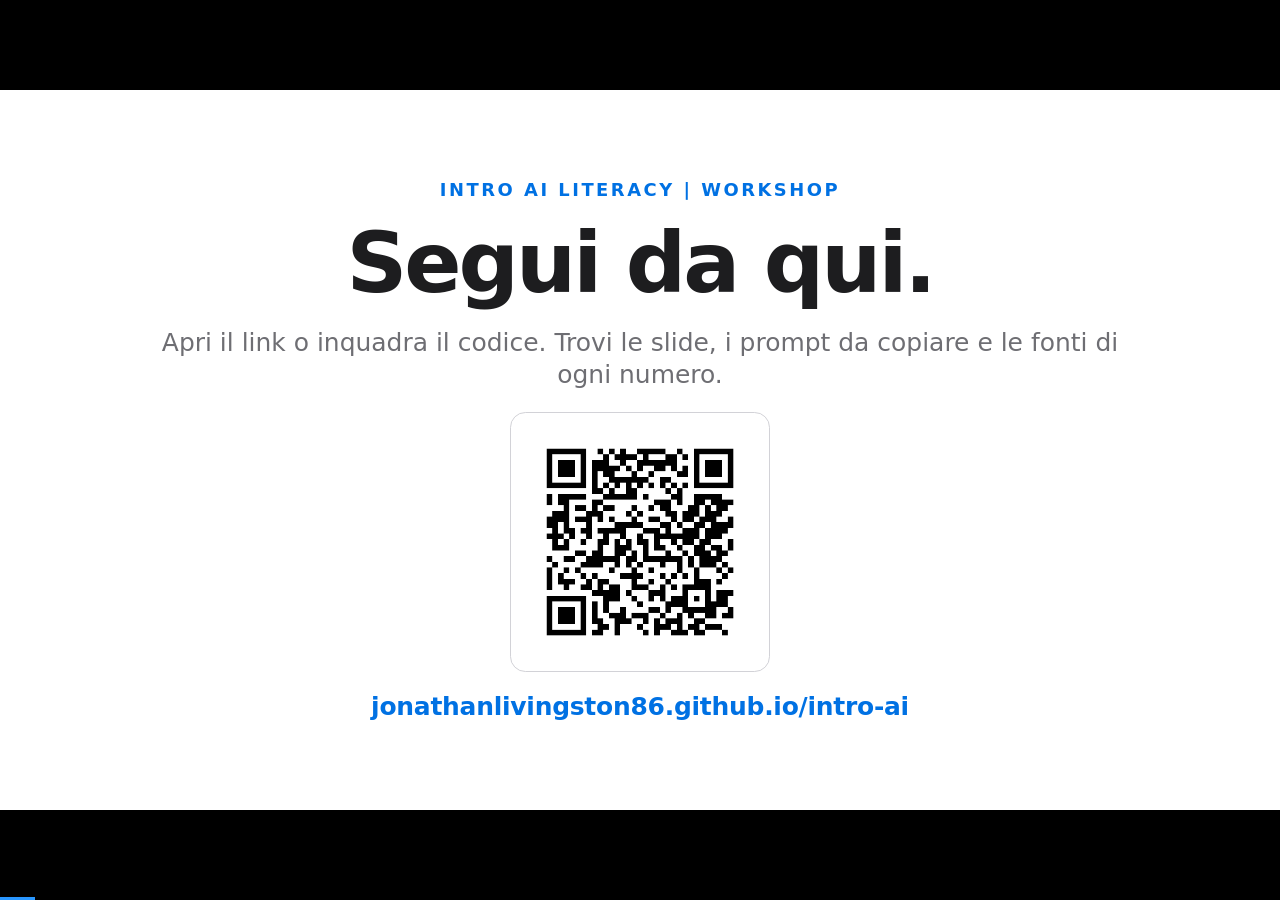
<file: index.html>
<!DOCTYPE html>
<html lang="it">
<head>
<meta charset="utf-8">
<meta name="viewport" content="width=device-width,initial-scale=1">
<title>Intro AI Literacy | Workshop</title>
<meta name="description" content="Slide, prompt e fonti del workshop Intro AI Literacy per architetti e designer.">
<link rel="stylesheet" href="style.css">
</head>
<body class="presenter">
<main id="deck">

<!-- 1 · LINK E QR -->
<section class="slide" data-title="Segui da qui">
  <div class="in linkslide">
    <p class="eyebrow">Intro AI Literacy | Workshop</p>
    <h1>Segui da qui.</h1>
    <p class="lead">Apri il link o inquadra il codice. Trovi le slide, i prompt da copiare e le fonti di ogni numero.</p>
    <img class="qr" src="assets/qr.png" alt="Codice QR per aprire il deck">
    <p class="url">jonathanlivingston86.github.io/intro-ai</p>
  </div>
</section>

<!-- 2 · TITOLO -->
<section class="slide dark" data-title="Intro AI Literacy">
  <div class="in titolo">
    <div class="titolo-txt">
      <p class="eyebrow">Workshop</p>
      <h1 class="hero">Intro AI<br>Literacy.</h1>
      <p class="lead big">Una mappa dell'intelligenza artificiale per chi progetta.</p>
      <p class="small mt">Andrea Lucarelli | ai.andrealucarelli.com</p>
    </div>
    <figure class="titolo-foto"><img src="assets/img/andrea-bn.jpg" alt="Andrea Lucarelli"></figure>
  </div>
</section>

<!-- 3 · SONO IMBARAZZATO -->
<section class="slide dark" data-title="Sono imbarazzato">
  <div class="in">
    <h1 class="hero">Sono<br>imbarazzato.</h1>
  </div>
  <div class="extra">
    <h4>Come leggere questa dispensa</h4>
    <p>Ogni slide ha sotto le note e le fonti. I numeri hanno sempre una data: in questo settore una notizia vale qualche settimana. Dove una cifra arriva da una fonte secondaria lo trovi scritto.</p>
  </div>
</section>

<!-- ===================== 01 · DOVE SIAMO ===================== -->

<!-- 4 · GIOCO: QUANTI LA USANO -->
<section class="slide dark" data-title="Secondo te: quanti la usano?">
  <div class="in">
    <p class="eyebrow">01 | Dove siamo</p>
    <h2 class="domanda">Su 100 persone al mondo, quante usano l'AI?</h2>
  </div>
  <div class="extra">
    <h4>Perché ti chiedo di indovinare</h4>
    <p>Provare a rispondere prima di vedere la soluzione fa ricordare meglio la risposta giusta, anche quando la prima ipotesi è sbagliata. Lo raccontano Brown, Roediger e McDaniel in <i>Make It Stick</i> (cap. 4).</p>
  </div>
</section>

<!-- 5 · MAPPA A PUNTINI -->
<section class="slide" data-title="La mappa a puntini" data-steps="1">
  <div class="in arioso">
    <p class="eyebrow">01 | Dove siamo</p>
    <div class="mappa">
      <div class="mappa-txt">
        <h2>Ogni puntino sono 3,3 milioni di persone.</h2>
        <p class="lead stepcap"><span>Febbraio 2026: il 16% usava un chatbot gratis. Chi pagava era lo 0,3%, chi usava un agente lo&nbsp;0,04%.</span><span>Novembre 2026: chi usa un chatbot gratis è salito al 28%. Chi paga è l'1%, chi fa lavorare un agente lo&nbsp;0,4%.</span></p>
        <ul class="legenda">
          <li><i style="background:#8e8e93"></i>Offline</li>
          <li><i style="background:#e5e5ea"></i>Online, senza AI</li>
          <li><i style="background:#30a46c"></i>Chatbot gratis</li>
          <li><i style="background:#f5a623"></i>Abbonamento</li>
          <li><i style="background:#e5484d"></i>Agenti</li>
        </ul>
        <p class="small" data-step="1">Se oggi apri un abbonamento sei nell'1% del pianeta.</p>
      </div>
      <svg class="puntini" role="img" aria-label="Griglia di 2.500 puntini che mostra quante persone al mondo usano l'AI"></svg>
    </div>
  </div>
  <div class="extra">
    <h4>I numeri</h4>
    <table>
      <tr><th>Gruppo</th><th>Febbraio 2026</th><th>Novembre 2026</th></tr>
      <tr><td>Offline</td><td>circa 27%</td><td>circa 27%</td></tr><tr><td>Online, senza AI generativa</td><td>circa 57%</td><td>circa 44%</td></tr>
      <tr><td>Usa chatbot gratuiti</td><td>circa 16%</td><td>circa 28%</td></tr>
      <tr><td>Paga un abbonamento</td><td>circa 0,3%</td><td>circa 1% (circa 80 milioni di persone, stima)</td></tr>
      <tr><td>Usa agenti di programmazione</td><td>circa 0,04%</td><td>circa 0,4% (circa 30 milioni, stima)</td></tr>
    </table>
    <h4>Fonti</h4>
    <ul>
      <li>Febbraio 2026: grafico virale "Each dot is ~3.2 million people", circolato su X a febbraio 2026 e usato nel workshop di marzo. Autore originale non rintracciato: trattalo come stima. Il grafico non separava chi è offline: per confrontare le due date ho usato per febbraio la stessa quota di persone offline di novembre (circa 27%, base ITU). È un dato che cambia di circa un punto all'anno, quindi il confronto regge.</li>
      <li>Novembre 2026: Finn Hillebrandt, <a href="https://www.gradually.ai/en/ai-statistics/">gradually.ai, AI Statistics 2026</a>, aggiornato il 21 novembre 2026. Base: DataReportal e ITU; abbonati e utenti di agenti sono stime dell'autore.</li>
      <li>Un secondo conteggio: Simon Kemp, <a href="https://datareportal.com/reports/digital-2027-ai-use-around-the-world">DataReportal, Digital 2027: AI use around the world</a>, 21 ottobre 2026. Stima 3,24 miliardi di utenti dell'AI generativa, il 38,9% del mondo, con una crescita del 57% in un anno. Metodi diversi danno cifre diverse: anche i numeri sull'AI vanno controllati.</li>
    </ul>
  </div>
</section>

<!-- 6 · WILL SMITH: INTRODUZIONE -->
<section class="slide dark" data-title="Lo stesso video, tre anni dopo">
  <div class="in">
    <p class="eyebrow">01 | Dove siamo</p>
    <h2>Lo stesso video, a tre anni di distanza.</h2>
    <p class="lead big">Nel 2023 un video generato di Will Smith che mangia gli spaghetti faceva ridere. Da allora è il test con cui si misurano i generatori di&nbsp;video.</p>
  </div>
</section>

<!-- 7 · WILL SMITH: VIDEO -->
<section class="slide dark cinema" data-title="Will Smith e gli spaghetti">
  <video class="film" src="assets/video/spaghetti-2023-2026.mp4" poster="assets/video/spaghetti-poster.jpg" muted loop playsinline controls preload="auto" data-interactive></video>
  <div class="extra">
    <h4>Il test degli spaghetti</h4>
    <p>Dal 2023 il video di Will Smith che mangia gli spaghetti è diventato un metro informale per misurare i generatori di video. Nel febbraio 2024 lo stesso Will Smith ne ha fatto una parodia su Instagram.</p>
    <ul>
      <li>Video proiettato: <a href="https://www.youtube.com/watch?v=g_31_Kj0-NE">"Will Smith eating spaghetti 2026"</a> su YouTube, tagliato prima del cartello finale. Le etichette degli anni sono dell'autore del montaggio. Parte da solo senza audio; l'audio e il cursore sono nei comandi del video.</li>
      <li>Montaggio anno per anno di @gelorria su X, 7 giugno 2026: <a href="https://twitter.com/gelorria/status/2063442691518529748">x.com/gelorria</a>.</li>
      <li><a href="https://en.wikipedia.org/wiki/Will_Smith_eating_spaghetti_test">Wikipedia, Will Smith eating spaghetti test</a>; Forbes, 11 febbraio 2026, su Seedance 2.0; Forbes, 22 maggio 2025, su Veo 3.</li>
    </ul>
  </div>
</section>

<!-- 7 · PERDEREMO IL LAVORO -->
<section class="slide" data-title="Perderemo il lavoro?" data-steps="3">
  <div class="in dense">
    <p class="eyebrow">01 | Dove siamo</p>
    <h2>Perderemo il lavoro?</h2>
    <div class="rischio">
      <div class="gauge" data-step="1"><b>34%</b><span>quello che pensa la gente</span><small>sondaggio sul sito, 1.013 voti</small></div>
      <div class="gauge blu" data-step="2"><b>19%</b><span>quello che dicono i dati</span><small>rischio calcolato: "minimo"</small></div>
      <div class="conta" data-step="3">
        <h3>Cosa conta davvero</h3>
        <ul class="chip-lista">
          <li>Creatività</li>
          <li>Decisioni</li>
          <li>Rapporto con il cliente</li>
          <li>Negoziazione</li>
        </ul>
        <p>Sono le capacità che il sito segna come "molto importanti" per l'architetto. L'AI non le sostituisce.</p>
      </div>
    </div>
    <p class="fonte"><img src="assets/loghi/willrobots.png" alt="">Fonte: Will Robots Take My Job, scheda "Architects", letta il 25 novembre 2026</p>
  </div>
  <div class="extra">
    <h4>Fonte</h4>
    <p><a href="https://willrobotstakemyjob.com/architects-except-landscape-and-naval">Will Robots Take My Job, Architects (except landscape and naval)</a>, letta il 25 novembre 2026. Rischio di automazione calcolato 19% ("Minimal Risk"); sondaggio degli utenti 34% su 1.013 voti; crescita dell'occupazione prevista +4,3% al 2035 (dati del Bureau of Labor Statistics, Stati Uniti). Il sito unisce statistiche ufficiali americane e voti degli utenti: utile come termometro, non come previsione.</p>
    <p>Chi lavora sui compiti ripetitivi (copiare dati, impaginare, rifare tavole simili) è più esposto di chi decide e parla con il cliente.</p>
  </div>
</section>

<!-- 8 · LA PROFESSIONE -->
<section class="slide" data-title="La professione in numeri" data-steps="1">
  <div class="in dense">
    <p class="eyebrow">01 | Dove siamo</p>
    <h2>Il vero problema sono i redditi.</h2>
    <div class="cols2 prof">
      <div class="panel">
        <h3>Reddito medio annuo 2024</h3>
        <svg class="vis barre" viewBox="0 0 520 220" role="img" aria-label="Reddito medio 2024: ingegneri 64.269 euro, architetti uomini 45.761, architette 27.658, architette al Sud 22.026">
          <g><rect x="0" y="10" width="440" height="38" rx="6" fill="#d2d2d7"/><text x="12" y="35" font-size="16" font-weight="600" fill="#1d1d1f">Ingegneri | 64.269 €</text></g>
          <g><rect x="0" y="62" width="313" height="38" rx="6" fill="#6e6e73"/><text x="12" y="87" font-size="16" font-weight="600" fill="#fff">Architetti | 45.761 €</text></g>
          <g><rect x="0" y="114" width="189" height="38" rx="6" fill="#0071e3"/></g><text x="200" y="139" font-size="16" font-weight="700" fill="#0071e3">Architette | 27.658 €</text>
          <g><rect x="0" y="166" width="151" height="38" rx="6" fill="#0071e3" opacity=".6"/></g><text x="162" y="191" font-size="16" font-weight="600" fill="#1d1d1f">Architette al Sud | 22.026 €</text>
        </svg>
        <p class="small">Un'architetta guadagna il 40% meno di un collega uomo. Un architetto over 40, in euro di oggi, il 12% meno che nel&nbsp;2007.</p>
      </div>
      <div class="report-box" data-step="1">
        <p class="eyebrow">Da leggere a casa</p>
        <h3>Il report sulla professione, aggiornato a novembre 2026.</h3>
        <div class="report-qr"><img class="qr" src="assets/qr-report.png" alt="Codice QR per aprire il report"><p class="cardtxt">Numeri, norme che cambiano il mercato, le nicchie che crescono e un piano per&nbsp;attaccarle.</p></div>
        <p class="url"><a href="report/" target="_blank" rel="noopener" style="color:inherit;text-decoration:none">…/intro-ai/report</a></p>
      </div>
    </div>
  </div>
  <div class="extra">
    <h4>Fonti</h4>
    <ul>
      <li>Inarcassa, <a href="https://www.inarcassa.it/sites/default/files/legacy/documents/2025-06/Inarcassa_in_Cifre_2025.pdf">Inarcassa in cifre 2026</a>, 25 giugno 2026 (i redditi 2024 sono gli ultimi disponibili: quelli del 2025 si dichiarano nel 2026 e Inarcassa li pubblica a metà 2027), tabella 14a (redditi 2024 dei liberi professionisti iscritti): architetti 38.192 € (uomini 45.761, donne 27.658), ingegneri 64.269 €; architette al Sud 22.026 €. Tabella 14b: reddito medio degli architetti over 40 in euro costanti 2024, 42.624 € contro 48.370 € del 2007 (meno 12%).</li>
      <li>Iscritti agli albi nel 2025: 159.769 architetti, di cui 70.944 donne; solo 91.320 (il 57%) sono liberi professionisti iscritti a Inarcassa (tabella 1a).</li>
      <li>CNAPPC e Format Research, <a href="https://www.professionearchitetto.it/news/notizie/33819/professione-e-disparita-di-genere-le-architette-svantaggiate-per-reddito-contratti-e-mansioni">"La condizione femminile nell'architettura italiana"</a>, 5 marzo 2026: discriminazioni percepite dal 78% delle libere professioniste.</li>
    </ul>
    <p>Il report completo è in <a href="report/">report/</a>.</p>
  </div>
</section>

<!-- ===================== 02 · COME FUNZIONA ===================== -->

<!-- 9 · GLOSSARIO -->
<section class="slide" data-title="Cinque parole" data-steps="5">
  <div class="in dense">
    <p class="eyebrow">02 | Come funziona</p>
    <h2>Cinque parole per capire tutto il resto.</h2>
    <div class="gloss">
      <ol class="gloss-lista">
        <li data-step="1">Intelligenza</li>
        <li data-step="2">Semantica</li>
        <li data-step="3">Deterministico</li>
        <li data-step="4">Probabilistico</li>
        <li data-step="5">Epistemia</li>
      </ol>
      <div class="gloss-scheda">
        <div data-step="1" data-until="2"><b>Intelligenza</b><p>Riconoscere schemi che si ripetono e prevedere il prossimo. Vale per il cervello umano e per&nbsp;l'AI.</p><small>Esempio: dopo "c'era una" il tuo cervello aspetta "volta".</small></div>
        <div data-step="2" data-until="3"><b>Semantica</b><p>Il significato delle parole e il peso che prendono nel contesto.</p><small>"Pianta" in uno studio di architettura e in un vivaio.</small></div>
        <div data-step="3" data-until="4"><b>Deterministico</b><p>Stesso ingresso, sempre la stessa uscita.</p><small>La calcolatrice: 3 + 2 fa 5 un miliardo di volte.</small></div>
        <div data-step="4" data-until="5"><b>Probabilistico</b><p>Stesso ingresso, uscita probabile ma non certa.</p><p class="riga">Da qui nascono errori e invenzioni.</p><small>Chiedi due volte la stessa cosa all'AI: due risposte diverse.</small></div>
        <div data-step="5"><b>Epistemia</b><p>Quando una frase plausibile prende il posto della verifica: ci sembra di sapere, ma non abbiamo&nbsp;controllato.</p><small>Una risposta scritta bene e sicura di sé non è per forza giusta.</small></div>
      </div>
    </div>
  </div>
  <div class="extra">
    <h4>Le definizioni complete</h4>
    <ul>
      <li><b>Intelligenza</b>: capacità di riconoscere, interpretare e prevedere schemi (in inglese <i>pattern</i>) in dati, ambienti o stimoli.</li>
      <li><b>Semantica</b>: la parte della linguistica che studia il significato. Un modello linguistico "pesa" ogni parola in base alle altre.</li>
      <li><b>Deterministico</b>: date le stesse condizioni iniziali, il risultato è sempre lo stesso.</li>
      <li><b>Probabilistico</b>: il risultato ha una probabilità, non una certezza. Spiega le allucinazioni, cioè risposte inventate ma plausibili.</li>
      <li><b>Epistemia</b>: termine proposto dal gruppo di Walter Quattrociocchi (Sapienza Università di Roma). Nel paper <a href="https://arxiv.org/abs/2512.19466">"Epistemological Fault Lines Between Human and Artificial Intelligence"</a> (Quattrociocchi, Capraro, Perc, dicembre 2025) è la condizione in cui la plausibilità linguistica sostituisce la valutazione epistemica e dà la sensazione di sapere senza il lavoro del giudizio. Vedi anche Loru e altri, "The simulation of judgment in LLMs", PNAS 2025.</li>
    </ul>
  </div>
</section>

<!-- 10 · GIOCO DEL 17 -->
<section class="slide dark" data-title="Il gioco del numero" data-steps="1">
  <div class="in center">
    <p class="eyebrow">Gioco | prendi il telefono</p>
    <h2>Scrivi questa frase alla tua&nbsp;AI.</h2>
    <p class="frase-esempio">"Dimmi un numero casuale da 1 a 25. Rispondi solo con&nbsp;il&nbsp;numero."</p>
    <div class="numerone" data-step="1">17</div>
    <p class="lead big" data-step="1">Non sceglie a caso: scrive il numero più&nbsp;probabile.</p>
  </div>
  <div class="extra">
    <h4>Prova fatta il 25 novembre 2026</h4>
    <p>ChatGPT (chat temporanea, impostazione predefinita) ha risposto 17 in tutte le prove; Gemini ha risposto 17 alla prima prova. Un modello linguistico prevede la parola più probabile: nei testi su cui è stato addestrato, quando una persona "pensa a un numero a caso", il 17 compare più spesso degli altri. Se in aula esce un altro numero, contate le risposte: il 17 di solito vince comunque.</p>
  </div>
</section>

<!-- 11 · LA PIANTA CHE NON TORNA -->
<section class="slide" data-title="La pianta che non torna" data-steps="3">
  <div class="in dense">
    <p class="eyebrow">02 | Come funziona</p>
    <div class="pianta">
      <div class="pianta-img">
        <img src="assets/img/pianta-gemini.png" alt="Pianta quotata di un bilocale generata da Gemini il 25 novembre 2026">
        <span class="seg s1" data-step="1"></span>
        <span class="seg s2" data-step="1"></span>
        <span class="seg s3" data-step="2"></span>
        <span class="seg s5" data-step="2"></span>
        <span class="seg s4" data-step="3"></span>
      </div>
      <div class="pianta-txt">
        <h2>Una pianta perfetta, con i conti sbagliati.</h2>
        <p class="lead">Chiesta a Gemini il 25 novembre: "pianta di un bilocale di 50 mq, quotata".</p>
        <ol class="rules sm">
          <li data-step="1">La camera è larga 3,90 m sopra e 1,50&nbsp;+&nbsp;1,80&nbsp;=&nbsp;3,30 m sotto.</li>
          <li data-step="2">Il soggiorno fa 22,7 mq: 5,40&nbsp;×&nbsp;4,20. Ma la stanza è profonda 4,20&nbsp;+&nbsp;1,80: la cucina nel conto non&nbsp;c'è.</li>
          <li data-step="3">Il totale fa 50,1 mq, proprio i 50 chiesti nel prompt. Ci arriva contando il balcone e lasciando fuori la&nbsp;cucina.</li>
        </ol>
        <p class="small" data-step="3">Sembra uscita da uno studio. È epistemia in forma di disegno.</p>
      </div>
    </div>
  </div>
  <div class="extra">
    <h4>Come rifarla</h4>
    <p>Prompt usato in Gemini (modello Gemini 4 Hydrogen, impostazione predefinita, 25 novembre 2026): "Crea l'immagine della pianta architettonica di un bilocale di 50 mq, con le quote in metri di ogni stanza e la superficie di ogni ambiente scritta all'interno." Il risultato cambia a ogni prova: gli errori possono essere diversi, ma di solito ci sono. Le immagini generate disegnano numeri credibili, non misure calcolate.</p>
    <p>Le verifiche fatte sulla pianta del 25 novembre: camera 3,90 × 3,80 = 14,8 mq, bagno 1,80 × 2,90 = 5,2 mq, disimpegno 1,50 × 1,80 = 2,7 mq, balcone 3,75 × 1,25 = 4,7 mq tornano. Il soggiorno con cottura invece è calcolato solo sulla parte alta (5,40 × 4,20 = 22,7 mq): la fascia della cucina, profonda 1,80 m, vale circa 7 mq e manca. Attenzione a un falso errore: le due catene di quote laterali (7,25 m a sinistra, 6,70 m a destra) misurano punti diversi, perché quella di sinistra comprende il balcone.</p>
  </div>
</section>

<!-- 12 · QUANDO È NATA -->
<section class="slide dark" data-title="Quando è nata l'AI?" data-steps="3">
  <div class="in dense">
    <p class="eyebrow">02 | Come funziona</p>
    <h2>Quando si è cominciato a parlare di intelligenza artificiale?</h2>
    <div class="nascita">
      <svg class="vis" viewBox="0 0 1000 330" role="img" aria-label="Linea del tempo dal 1950 al 2026: Turing nel 1950, gli inverni dell'AI, il Transformer nel 2017 e ChatGPT nel 2022">
        <defs><clipPath id="clip-turing"><rect x="40" y="18" width="150" height="196" rx="14"/></clipPath></defs>
        <line x1="880" y1="270" x2="960" y2="270" stroke="#3a3a3c" stroke-width="4" stroke-linecap="round"/>
        <g data-step="1"><line x1="850" y1="270" x2="880" y2="270" stroke="#3a3a3c" stroke-width="4"/></g>
        <g data-step="2"><line x1="60" y1="270" x2="850" y2="270" stroke="#3a3a3c" stroke-width="4" stroke-linecap="round"/></g>
        <circle cx="923" cy="270" r="11" fill="#2997ff"/>
        <text x="923" y="242" text-anchor="end" fill="#f5f5f7" font-size="26" font-weight="700">30 nov 2022</text>
        <text x="923" y="306" text-anchor="end" fill="#a1a1a6" font-size="17">ChatGPT</text>
        <g data-step="1">
          <circle cx="859" cy="270" r="8" fill="#f5f5f7"/>
          <line x1="859" y1="262" x2="859" y2="196" stroke="#3a3a3c" stroke-width="2"/>
          <text x="845" y="176" text-anchor="end" fill="#f5f5f7" font-size="20" font-weight="700">2017</text>
          <text x="845" y="198" text-anchor="end" fill="#a1a1a6" font-size="15">Google pubblica il Transformer</text>
        </g>
        <g data-step="2">
          <image href="assets/img/turing.jpg" x="40" y="18" width="150" height="196" preserveAspectRatio="xMidYMin slice" clip-path="url(#clip-turing)"/>
          <circle cx="60" cy="270" r="11" fill="#2997ff"/>
          <text x="210" y="120" fill="#f5f5f7" font-size="56" font-weight="700" letter-spacing="-1">1950</text>
          <text x="210" y="152" fill="#a1a1a6" font-size="17">Alan Turing: "Le macchine possono pensare?"</text>
          <text x="520" y="120" fill="#2997ff" font-size="56" font-weight="700" letter-spacing="-1">72 anni prima</text>
        </g>
        <g data-step="3">
          <g><rect x="344" y="250" width="71" height="40" rx="6" fill="#2997ff" opacity=".22"/><rect x="498" y="250" width="71" height="40" rx="6" fill="#2997ff" opacity=".22"/></g>
          <text x="456" y="320" text-anchor="middle" fill="#a1a1a6" font-size="15">due inverni dell'AI: fondi e interesse crollano</text>
          <circle cx="131" cy="270" r="6" fill="#f5f5f7"/>
          <text x="131" y="306" text-anchor="middle" fill="#a1a1a6" font-size="15">1956, nasce il nome</text>
        </g>
      </svg>
    </div>
  </div>
  <div class="extra">
    <h4>La storia in breve</h4>
    <ul>
      <li>Alan Turing, "Computing Machinery and Intelligence", rivista <i>Mind</i>, ottobre 1950. Turing aveva contribuito a decifrare Enigma durante la Seconda guerra mondiale; fu condannato per omosessualità nel 1952 e morì nel 1954, a 41 anni.</li>
      <li>Il termine "artificial intelligence" nasce nel 1956, alla conferenza di Dartmouth. Seguono due "inverni dell'AI", a metà degli anni Settanta e tra la fine degli Ottanta e l'inizio dei Novanta, quando finanziamenti e interesse crollano.</li>
      <li>Vaswani e altri, <a href="https://arxiv.org/abs/1706.03762">"Attention Is All You Need"</a>, 2017: l'architettura Transformer, alla base di tutti i chatbot di oggi.</li>
      <li>ChatGPT è stato reso pubblico da OpenAI il 30 novembre 2022.</li>
      <li>Foto: Alan Turing a 16 anni, archivio del King's College di Cambridge, pubblico dominio (Wikimedia Commons).</li>
    </ul>
  </div>
</section>

<!-- 13 · TIPI DI MODELLI -->
<section class="slide" data-title="Tre tipi di modelli" data-steps="3">
  <div class="in dense">
    <p class="eyebrow">02 | Come funziona</p>
    <h2>Tre modi di avere un modello.</h2>
    <div class="cols3 stretch modelli">
      <div class="panel">
        <svg class="pitto" viewBox="0 0 120 60" aria-hidden="true"><rect x="10" y="22" width="86" height="22" rx="8" fill="none" stroke="currentColor" stroke-width="3"/><path d="M24 22l10-12h34l12 12" fill="none" stroke="currentColor" stroke-width="3"/><circle cx="30" cy="46" r="7" fill="#fff" stroke="currentColor" stroke-width="3"/><circle cx="78" cy="46" r="7" fill="#fff" stroke="currentColor" stroke-width="3"/><path d="M100 30h14" stroke="currentColor" stroke-width="3" stroke-linecap="round"/></svg>
        <h3>Chiusi, di frontiera</h3>
        <p class="cardtxt">Noleggio con autista. Il più potente, guidano loro, paghi l'abbonamento. I tuoi dati passano dai loro server.</p>
        <p class="loghi-grandi"><img src="assets/loghi/claude-color.svg" alt="Claude"><img src="assets/loghi/openai.svg" alt="OpenAI"><img src="assets/loghi/gemini-color.svg" alt="Gemini"><img src="assets/loghi/grok.svg" alt="Grok"></p>
      </div>
      <div class="panel" data-step="1">
        <svg class="pitto" viewBox="0 0 120 60" aria-hidden="true"><rect x="4" y="8" width="112" height="46" rx="4" fill="none" stroke="currentColor" stroke-width="3"/><path d="M4 20h112" stroke="currentColor" stroke-width="3"/><rect x="22" y="30" width="60" height="16" rx="6" fill="none" stroke="currentColor" stroke-width="3"/><circle cx="34" cy="47" r="5" fill="#fff" stroke="currentColor" stroke-width="3"/><circle cx="70" cy="47" r="5" fill="#fff" stroke="currentColor" stroke-width="3"/></svg>
        <h3>Aperti, di frontiera</h3>
        <p class="cardtxt">L'auto te la regalano, ma serve un capannone di computer per farla andare. Quasi tutti cinesi.</p>
        <p class="loghi-grandi"><img src="assets/loghi/kimi-color.svg" alt="Kimi"><img src="assets/loghi/deepseek-color.svg" alt="DeepSeek"><img src="assets/loghi/qwen-color.svg" alt="Qwen"><img src="assets/loghi/zhipu-color.svg" alt="GLM di Zhipu"><img src="assets/loghi/mistral-color.svg" alt="Mistral"></p>
      </div>
      <div class="panel" data-step="2">
        <svg class="pitto" viewBox="0 0 120 60" aria-hidden="true"><path d="M14 54V24l46-18 46 18v30" fill="none" stroke="currentColor" stroke-width="3" stroke-linejoin="round"/><rect x="34" y="34" width="44" height="13" rx="5" fill="none" stroke="currentColor" stroke-width="3"/><circle cx="44" cy="48" r="4" fill="#fff" stroke="currentColor" stroke-width="3"/><circle cx="68" cy="48" r="4" fill="#fff" stroke="currentColor" stroke-width="3"/></svg>
        <h3>Locali</h3>
        <p class="cardtxt">L'utilitaria nel tuo box. Gira sul tuo computer, i dati non escono, ma è più lenta e meno brava.</p>
        <p class="loghi-grandi"><img src="assets/loghi/ollama.svg" alt="Ollama"><img src="assets/loghi/lmstudio.svg" alt="LM Studio"></p>
      </div>
    </div>
    <div class="specialisti" data-step="3">
      <b>E poi gli specialisti</b>
      <div class="spec-gruppo"><em>Immagini</em><span><img src="assets/loghi/nanobanana-color.svg" alt="">Nano Banana</span><span><img src="assets/loghi/openai.svg" alt="">GPT Image</span></div>
      <div class="spec-gruppo"><em>Video</em><span><img src="assets/loghi/google-color.svg" alt="">Veo</span><span><img src="assets/loghi/bytedance-color.svg" alt="">Seedance</span><span><img src="assets/loghi/kling-color.svg" alt="">Kling</span></div>
    </div>
  </div>
  <div class="extra">
    <h4>In parole semplici</h4>
    <ul>
      <li><b>Modello chiuso</b>: il produttore non rilascia i "pesi", cioè il file che contiene quello che il modello ha imparato. Lo usi solo tramite le sue app o le sue API (le porte di accesso per i programmi). Oggi: Claude (Anthropic), GPT (OpenAI), Gemini (Google), Grok (xAI).</li>
      <li><b>Modello aperto</b> (in inglese <i>open weights</i>): i pesi si scaricano liberamente. I più forti sono enormi: servono server costosi, oppure li usi tramite un fornitore. Oggi: Kimi (Moonshot AI), DeepSeek, Qwen (Alibaba), GLM (Zhipu), Mistral (Francia).</li>
      <li><b>Modello locale</b>: un modello aperto piccolo che gira sul tuo computer con programmi come Ollama o LM Studio. Utile per documenti riservati.</li>
      <li><b>Specialisti</b>: modelli per immagini (Nano Banana di Google, GPT Image di OpenAI), video (Veo di Google, Seedance di ByteDance, Kling di Kuaishou), 3D.</li>
    </ul>
    <p>Loghi da LobeHub Icons (versione 1.106.0), salvati in locale.</p>
  </div>
</section>

<!-- 14 · CLASSIFICA -->
<section class="slide" data-title="Chiusi contro aperti">
  <div class="in dense">
    <p class="eyebrow">02 | Come funziona</p>
    <h2>I primi dieci sono tutti chiusi.</h2>
    <p class="lead">Il punteggio è l'indice di intelligenza di Artificial Analysis: più è alto, più il modello è bravo nei test.</p>
    <div class="panel">
      <svg class="vis classifica" viewBox="0 0 760 300" role="img" aria-label="Classifica Artificial Analysis Intelligence Index del 24 novembre 2026">
        <g font-size="14">
          <g transform="translate(0,8)"><rect x="220" y="2" width="455" height="22" rx="5" fill="#0071e3"/></g><g transform="translate(0,8)"><image href="assets/loghi/claude-color.svg" x="0" y="2" width="20" height="20"/><text x="28" y="18">Claude Fable 5.2</text><text x="685" y="19" font-weight="700">65</text></g>
          <g transform="translate(0,40)"><rect x="220" y="2" width="434" height="22" rx="5" fill="#0071e3" opacity=".85"/></g><g transform="translate(0,40)"><image href="assets/loghi/openai.svg" x="0" y="2" width="20" height="20"/><text x="28" y="18">GPT-6.2 Astra</text><text x="664" y="19" font-weight="700">62</text></g>
          <g transform="translate(0,72)"><rect x="220" y="2" width="434" height="22" rx="5" fill="#0071e3" opacity=".85"/></g><g transform="translate(0,72)"><image href="assets/loghi/gemini-color.svg" x="0" y="2" width="20" height="20"/><text x="28" y="18">Gemini 4 Neon</text><text x="664" y="19" font-weight="700">62</text></g>
          <g transform="translate(0,104)"><rect x="220" y="2" width="420" height="22" rx="5" fill="#0071e3" opacity=".7"/></g><g transform="translate(0,104)"><image href="assets/loghi/gemini-color.svg" x="0" y="2" width="20" height="20"/><text x="28" y="18">Gemini 4 Carbon</text><text x="650" y="19" font-weight="700">60</text></g>
          <g transform="translate(0,136)"><rect x="220" y="2" width="413" height="22" rx="5" fill="#0071e3" opacity=".7"/></g><g transform="translate(0,136)"><image href="assets/loghi/claude-color.svg" x="0" y="2" width="20" height="20"/><text x="28" y="18">Claude Opus 5.5</text><text x="643" y="19" font-weight="700">59</text></g>
          <text x="28" y="196" fill="#6e6e73">… altri cinque modelli chiusi …</text>
          <g transform="translate(0,222)"><rect x="220" y="2" width="329" height="22" rx="5" fill="#30a46c"/></g><g transform="translate(0,222)"><image href="assets/loghi/kimi-color.svg" x="0" y="2" width="20" height="20"/><text x="28" y="18" font-weight="700">Kimi K3.1 Pro</text><text x="559" y="19" font-weight="700" fill="#30a46c">47 | il primo aperto</text></g>
          <g transform="translate(0,254)"><rect x="220" y="2" width="224" height="22" rx="5" fill="#30a46c" opacity=".6"/></g><g transform="translate(0,254)"><image href="assets/loghi/deepseek-color.svg" x="0" y="2" width="20" height="20"/><text x="28" y="18">DeepSeek V4.1 Flash</text><text x="454" y="19" font-weight="700">32</text></g>
        </g>
      </svg>
    </div>
    <p class="lead ink unariga">Però li inseguono da vicino: per Epoch AI un modello aperto raggiunge quelli chiusi in circa&nbsp;4&nbsp;mesi.</p>
  </div>
  <div class="extra">
    <h4>Fonti</h4>
    <ul>
      <li><a href="https://artificialanalysis.ai/leaderboards/models">Artificial Analysis, classifica dei modelli</a>, indice di intelligenza versione 5.0.2, letta il 25 novembre 2026 (metodo aggiornato il 24 novembre). Punteggi con la massima impostazione di ragionamento di ciascun modello. Tra il quinto e il primo aperto ci sono GPT-6.2 Sol (57), Claude Sonnet 5.5 (55), Gemini 4 Hydrogen (54), GPT-6.1 Terra (51), Gemini 4 Argon (51) e Muse Wonder di Meta (50).</li>
      <li>Distacco in mesi: analisi di Epoch AI sull'Epoch Capabilities Index, riportata da <a href="https://officechai.com/ai/open-source-models-currently-lag-proprietary-models-by-just-4-months-epoch-ai/">OfficeChai</a> il 30 maggio 2026 (fonte secondaria). Un tracker indipendente sui dati Artificial Analysis misurava 3,4 mesi a giugno 2026 (<a href="https://yaroslavvb.github.io/artificial-analysis-oss-lag/">yaroslavvb.github.io</a>).</li>
      <li>Modelli ufficiali: Claude Fable 5.2 (Anthropic, 9 novembre 2026); GPT-6.2 Astra e Sol (OpenAI, 17 novembre 2026); Gemini 4 Neon (Google, 18 novembre 2026).</li>
    </ul>
  </div>
</section>

<!-- 15 · GEOGRAFIA -->
<section class="slide" data-title="L'AI ha una geografia" data-steps="2">
  <div class="in dense">
    <p class="eyebrow">02 | Come funziona</p>
    <h2>L'AI ha anche una geografia.</h2>
    <div class="cols3 stretch geo">
      <div class="panel"><span class="n">Stati Uniti</span><h3>Costruiscono i modelli chiusi</h3><p class="cardtxt">Quasi tutta la classifica: Anthropic, OpenAI, Google, xAI, Meta.</p><p class="loghi-grandi"><img src="assets/loghi/anthropic.svg" alt="Anthropic"><img src="assets/loghi/openai.svg" alt="OpenAI"><img src="assets/loghi/google-color.svg" alt="Google"><img src="assets/loghi/meta-color.svg" alt="Meta"></p></div>
      <div class="panel" data-step="1"><span class="n">Cina</span><h3>Regalano i modelli aperti</h3><p class="cardtxt">I migliori modelli scaricabili vengono da laboratori cinesi.</p><p class="loghi-grandi"><img src="assets/loghi/kimi-color.svg" alt="Kimi"><img src="assets/loghi/deepseek-color.svg" alt="DeepSeek"><img src="assets/loghi/qwen-color.svg" alt="Qwen"><img src="assets/loghi/zhipu-color.svg" alt="Zhipu"></p></div>
      <div class="panel" data-step="2"><span class="n">Europa</span><h3>Scrive le regole</h3><p class="cardtxt">Per le regole europee la nuova Siri con l'AI non arriva su iPhone, e l'agente Gemini Spark qui non c'è.</p><p class="loghi-grandi"><img src="assets/loghi/mistral-color.svg" alt="Mistral"><img src="assets/loghi/apple.svg" alt="Apple"><img src="assets/loghi/gemini-color.svg" alt="Gemini"></p></div>
    </div>
    <p class="small" data-step="2">Le regole proteggono i tuoi dati. In cambio, alcune novità le vedi dopo, o non le vedi.</p>
  </div>
  <div class="extra">
    <h4>Fonti</h4>
    <ul>
      <li>Apple, <a href="https://www.apple.com/newsroom/2026/06/due-to-dma-siri-ai-delayed-in-eu-for-ios-27-and-ipados-27/">"Due to DMA, Siri AI delayed in EU for iOS 27 and iPadOS 27"</a>, giugno 2026. Il DMA (Digital Markets Act) è la legge europea sui mercati digitali. Su Mac la funzione arriva.</li>
      <li>Gemini Spark, l'agente personale sempre acceso di Google presentato a maggio 2026, è disponibile in oltre 160 Paesi ma non nello Spazio economico europeo, nel Regno Unito e in Svizzera (fonti di stampa, tra cui tecnoandroid.it; Google non ha dato date per l'Europa).</li>
      <li>AI Act: regolamento (UE) 2024/1689. In Italia la legge 132/2025 aggiunge, all'articolo 13, l'obbligo per i professionisti di informare il cliente quando usano sistemi di AI. Informazione generale, non parere legale.</li>
    </ul>
  </div>
</section>

<!-- ===================== PAUSA ===================== -->
<section class="slide dark" data-po data-title="Pausa">
  <div class="in center">
    <p class="eyebrow">Pausa</p>
    <h1 class="hero">Dieci minuti.</h1>
    <p class="lead big">Al rientro: perché il prompt perfetto non esiste.</p>
  </div>
</section>

<!-- ===================== 03 · PARLARCI BENE ===================== -->

<!-- 16 · FILTRO: CERVELLO E MANI -->
<section class="slide dark filtro" data-title="Il modello e l'app intorno" data-steps="2">
  <div class="in dense">
    <p class="eyebrow">03 | Parlarci bene</p>
    <h2>Il cervello e le mani.</h2>
    <div class="harness">
      <svg class="vis" viewBox="0 0 830 300" role="img" aria-label="Il modello al centro, l'app intorno con strumenti, memoria, istruzioni e permessi; lo stesso modello in app diverse">
        <g data-step="1">
          <rect x="20" y="20" width="460" height="260" rx="28" fill="#1c1c1e" stroke="#2997ff" stroke-width="2" stroke-dasharray="7 6"/>
          <text x="250" y="50" text-anchor="middle" fill="#2997ff" font-size="15" font-weight="700" letter-spacing="2">L'APP INTORNO | HARNESS</text>
          <g font-size="15" fill="#f5f5f7" font-weight="600">
            <g><rect x="45" y="75" width="150" height="58" rx="12" fill="#2c2c2e"/><text x="120" y="100" text-anchor="middle">Strumenti</text><text x="120" y="121" text-anchor="middle" font-size="12" fill="#a1a1a6" font-weight="400">web, file, browser</text></g>
            <g><rect x="305" y="75" width="150" height="58" rx="12" fill="#2c2c2e"/><text x="380" y="100" text-anchor="middle">Memoria</text><text x="380" y="121" text-anchor="middle" font-size="12" fill="#a1a1a6" font-weight="400">chi sei, cosa hai fatto</text></g>
            <g><rect x="45" y="200" width="150" height="58" rx="12" fill="#2c2c2e"/><text x="120" y="225" text-anchor="middle">Istruzioni</text><text x="120" y="246" text-anchor="middle" font-size="12" fill="#a1a1a6" font-weight="400">come deve lavorare</text></g>
            <g><rect x="305" y="200" width="150" height="58" rx="12" fill="#2c2c2e"/><text x="380" y="225" text-anchor="middle">Permessi</text><text x="380" y="246" text-anchor="middle" font-size="12" fill="#a1a1a6" font-weight="400">le chiavi che gli dai</text></g>
          </g>
        </g>
        <circle cx="250" cy="166" r="62" fill="#2997ff"/>
        <text x="250" y="162" text-anchor="middle" fill="#000" font-size="18" font-weight="700">Modello</text>
        <text x="250" y="184" text-anchor="middle" fill="#000" font-size="13">il cervello</text>
        <g data-step="2">
          <text x="540" y="46" fill="#2997ff" font-size="13" font-weight="700" letter-spacing="1.5">STESSO CERVELLO, APP DIVERSE</text>
          <g><rect x="540" y="66" width="270" height="46" rx="12" fill="#1c1c1e"/><image href="assets/loghi/openai.svg" x="556" y="77" width="24" height="24" style="filter:invert(1)"/><text x="592" y="95" fill="#f5f5f7" font-size="16" font-weight="600">ChatGPT</text><text x="796" y="95" text-anchor="end" fill="#a1a1a6" font-size="14">chiacchiera</text></g>
          <g><rect x="540" y="118" width="270" height="46" rx="12" fill="#1c1c1e" stroke="#2997ff" stroke-width="1.5"/><image href="assets/loghi/codex-color.svg" x="556" y="129" width="24" height="24"/><text x="592" y="147" fill="#f5f5f7" font-size="16" font-weight="600">Codex</text><text x="796" y="147" text-anchor="end" fill="#2997ff" font-size="14">lavora</text></g>
          <g><rect x="540" y="184" width="270" height="46" rx="12" fill="#1c1c1e"/><image href="assets/loghi/claude-color.svg" x="556" y="195" width="24" height="24"/><text x="592" y="213" fill="#f5f5f7" font-size="16" font-weight="600">Claude</text><text x="796" y="213" text-anchor="end" fill="#a1a1a6" font-size="14">chiacchiera</text></g>
          <g><rect x="540" y="236" width="270" height="46" rx="12" fill="#1c1c1e" stroke="#2997ff" stroke-width="1.5"/><image href="assets/loghi/claudecode-color.svg" x="556" y="247" width="24" height="24"/><text x="592" y="265" fill="#f5f5f7" font-size="16" font-weight="600">Claude Code</text><text x="796" y="265" text-anchor="end" fill="#2997ff" font-size="14">lavora</text></g>
        </g>
      </svg>
    </div>
    <p class="lead stepcap"><span>Il modello, da solo, sa fare una cosa: scrivere la parola successiva.</span><span>L'app gli collega strumenti, memoria, istruzioni e permessi.</span><span>Per questo lo stesso modello in un'app chiacchiera e in un'altra lavora al tuo posto.</span></p>
  </div>
  <div class="extra">
    <h4>Due parole</h4>
    <ul>
      <li><b>Modello</b> (o LLM, <i>large language model</i>, modello linguistico di grandi dimensioni): il "cervello" che prevede il testo, per esempio GPT-6.2 o Claude Opus 5.5.</li>
      <li><b>Harness</b> (in inglese "imbracatura"): il programma che sta intorno al modello e gli dà strumenti, memoria, istruzioni e permessi. ChatGPT e Codex usano i modelli di OpenAI; Claude e Claude Code quelli di Anthropic.</li>
    </ul>
    <p>Per questo conviene giudicare l'insieme: un buon modello in un'app povera rende poco.</p>
  </div>
</section>

<!-- 17 · DA QUANDO HA LE MANI -->
<section class="slide" data-title="Da quando ha le mani" data-steps="6">
  <div class="in dense">
    <p class="eyebrow">03 | Parlarci bene</p>
    <h2>Il tirocinante ora ha le chiavi.</h2>
    <p class="lead">Sa moltissimo del mondo e niente di te. Dal 2024 non risponde soltanto: può anche fare.</p>
    <ol class="tl crescita" style="--n:6" aria-label="Le date">
      <li><b>30 nov 2022</b><span>ChatGPT: parla</span></li>
      <li data-step="1"><b>22 ott 2024</b><span>Claude usa il computer (in beta)</span></li>
      <li data-step="2"><b>23 gen 2025</b><span>OpenAI Operator usa il browser</span></li>
      <li data-step="3"><b>mag 2025</b><span>Codex e Claude Code scrivono programmi</span></li>
      <li data-step="4"><b>gen 2026</b><span>Claude Cowork lavora sui tuoi file</span></li>
      <li data-step="5"><b>9 lug 2026</b><span>ChatGPT Work: chat e Codex insieme</span></li>
    </ol>
    <p class="lead ink chiave" data-step="6">Le chiavi si danno una alla volta: prima i file, poi la posta, poi&nbsp;il&nbsp;browser.</p>
  </div>
  <div class="extra">
    <h4>Date e fonti</h4>
    <ul>
      <li>30 novembre 2022: ChatGPT (OpenAI).</li>
      <li>22 ottobre 2024: "computer use" di Anthropic in beta pubblica, con Claude 3.5 Sonnet.</li>
      <li>23 gennaio 2025: Operator di OpenAI, agente che usa un browser.</li>
      <li>16 maggio 2025: <a href="https://openai.com/index/introducing-codex/">Introducing Codex</a> (OpenAI). 22 maggio 2025: Claude Code disponibile per tutti (Anthropic, era in anteprima dal 24 febbraio).</li>
      <li>Gennaio 2026: Claude Cowork in anteprima; dal 16 settembre 2026 Cowork e chat si uniscono in un'unica app.</li>
      <li>9 luglio 2026: ChatGPT Work, che unisce ChatGPT e Codex (stampa internazionale, Reuters).</li>
    </ul>
  </div>
</section>

<!-- 18 · MEMORIA E COLLEGAMENTI -->
<section class="slide" data-title="Memoria e collegamenti" data-steps="5">
  <div class="in dense">
    <p class="eyebrow">03 | Parlarci bene</p>
    <div class="strati-box">
      <div class="strati-txt">
        <h2>Quello che sa, strato per strato.</h2>
        <p class="lead stepcap"><span>In fondo c'è quello che ha studiato. Si ferma a una data.</span><span>Poi come vuoi che lavori: lo scrivi una volta.</span><span>Poi chi sei: la memoria.</span><span>Poi i file del progetto e la conversazione.</span><span>In cima, i collegamenti: email, calendario, Drive, web.</span><span>La memoria sa chi sei. I collegamenti sanno cosa sta succedendo adesso.</span></p>
      </div>
      <div class="strati">
        <i class="fase5" data-step="5" aria-hidden="true"></i>
        <div class="strato s6" data-step="4"><b>Collegamenti</b><span>email, calendario, Drive, ricerca web</span><em class="bollo" data-step="5">cosa succede adesso</em></div>
        <div class="strato s5" data-step="3"><b>Conversazione</b><span>quello che vi siete detti in questa chat</span></div>
        <div class="strato s4" data-step="3"><b>Progetto e file</b><span>i documenti che gli carichi</span></div>
        <div class="strato s3" data-step="2"><b>Memoria</b><span>chi sei, lo studio, le preferenze</span><em class="bollo" data-step="5">chi sei</em></div>
        <div class="strato s2" data-step="1"><b>Istruzioni personalizzate</b><span>tono, formato, cosa evitare</span></div>
        <div class="strato s1"><b>Addestramento</b><span>il mondo, fino a una data</span></div>
        <div class="asse" aria-hidden="true"><span>cambia ogni minuto</span><span>cambia di rado</span></div>
      </div>
    </div>
  </div>
  <div class="extra">
    <h4>Dove si trovano</h4>
    <ul>
      <li><b>ChatGPT</b>: Impostazioni, Personalizzazione (istruzioni e memoria); Progetti nella barra laterale; App collegate per Gmail, Calendar, Drive.</li>
      <li><b>Gemini</b>: Impostazioni, Istruzioni per Gemini e Personal Intelligence; collegamenti a Gmail, Calendar, Drive.</li>
      <li><b>Claude</b>: Impostazioni, Profilo (preferenze) e Memoria; Progetti; Connettori.</li>
    </ul>
    <p>Regola pratica: se un'informazione cambia di rado (il tuo ruolo, il tono) va nelle istruzioni o nella memoria; se cambia ogni giorno (email, appuntamenti) conviene collegare la fonte. Non mettere dati sensibili di clienti in account personali.</p>
  </div>
</section>

<!-- 19 · PROMPT E META PROMPT -->
<section class="slide gray" data-title="Prompt: chiedilo a lui">
  <div class="in dense">
    <p class="eyebrow">03 | Parlarci bene</p>
    <h2>Il prompt perfetto non va imparato a memoria.</h2>
    <p class="lead">Ti bastano sei ingredienti. E puoi chiedere all'AI di scriverlo per te: si chiama meta prompt.</p>
    <div class="cols2">
      <div class="panel ingredienti">
        <ol class="rules sm">
          <li><span><b>Ruolo</b>: chi deve essere.</span></li>
          <li><span><b>Obiettivo</b>: cosa deve fare.</span></li>
          <li><span><b>Contesto</b>: il progetto, il cliente, i file.</span></li>
          <li><span><b>Formato</b>: elenco, tabella, 300 parole.</span></li>
          <li><span><b>Vincoli</b>: cosa fare e cosa no.</span></li>
          <li><span><b>Esempio</b>: un risultato che ti piace.</span></li>
        </ol>
      </div>
      <div class="prompt"><span class="tag">Meta prompt | copialo</span><pre id="p-meta">Devo ottenere questo risultato: [COSA TI SERVE].
Prima di rispondere, fammi le domande che ti servono per capire contesto, pubblico e formato.
Poi scrivi tu il prompt migliore per ottenerlo, con ruolo, obiettivo, contesto, formato, vincoli ed esempio.</pre><button class="copy" data-copy-from="p-meta">Copia</button></div>
    </div>
  </div>
  <div class="extra">
    <h4>Come si usa</h4>
    <p>Sostituisci [COSA TI SERVE] con il risultato, per esempio "una email al cliente che chiede uno sconto sulla direzione lavori". Rispondi alle domande, poi incolla il prompt che ti scrive in una chat nuova. Se il risultato ti piace, salvalo nelle istruzioni di un Progetto e riusalo.</p>
    <p>Un trucco in più: chiedi a fine risposta "quanto sei sicuro, da 0 a 100, e su cosa?". Non è una garanzia, ma ti dice dove controllare.</p>
  </div>
</section>

<!-- 20 · SMETTI DI RIPETERTI (proposta) -->
<section class="slide" data-title="Smetti di ripeterti" data-steps="2">
  <div class="in dense">
    <p class="eyebrow">03 | Parlarci bene</p>
    <h2>Smetti di ripeterti.</h2>
    <div class="ripeti">
      <div class="ripeti-prima">
        <p class="n">Ogni chat nuova</p>
        <div class="bolla grigia">Sono un architetto, ho uno studio di due persone a Roma.</div>
        <div class="bolla grigia">Scrivo in modo cordiale ma asciutto, senza giri di parole.</div>
        <div class="bolla grigia">Firma: Studio Rossi, via…</div>
        <p class="nota-ripeti">da riscrivere ogni volta</p>
      </div>
      <div class="ripeti-freccia" data-step="1" aria-hidden="true"><svg viewBox="0 0 80 40"><path d="M4 20h64m-12-10l12 10-12 10" fill="none" stroke="currentColor" stroke-width="3" stroke-linecap="round" stroke-linejoin="round"/></svg></div>
      <div class="ripeti-dopo" data-step="1">
        <div class="cartella">
          <p class="n">Un progetto, una volta sola</p>
          <ul><li>Istruzioni: chi sei e come scrivi</li><li>Tre email vere che hai scritto tu</li><li>La firma dello studio</li></ul>
        </div>
        <div class="bolla blu">Rispondi a questa richiesta di preventivo.</div>
        <div class="bolla bianca">Ecco la bozza, con il tuo tono e la tua firma.</div>
      </div>
    </div>
    <div class="dove-si-chiama" data-step="2">
      <span><img src="assets/loghi/openai.svg" alt="">ChatGPT <em>Progetti</em></span>
      <span><img src="assets/loghi/claude-color.svg" alt="">Claude <em>Progetti</em></span>
      <span><img src="assets/loghi/gemini-color.svg" alt="">Gemini <em>Gem</em></span>
    </div>
  </div>
  <div class="extra">
    <h4>Cosa è cambiato</h4>
    <p>L'idea è sempre la stessa: istruzioni e file che l'AI legge prima di ogni risposta. I GPT personalizzati di ChatGPT sono in ritiro dall'11 dicembre 2026 e passano ai plugin (<a href="https://help.openai.com/en/articles/20001519">OpenAI, Custom GPT retirement and migration FAQ</a>); per il lavoro di ogni giorno bastano i Progetti. In Claude ci sono anche le Skill, per i procedimenti che ripeti.</p>
    <p>Per un assistente di scrittura carica testi semplici (file .txt o .docx), non PDF scansionati.</p>
  </div>
</section>

<!-- ===================== PRANZO ===================== -->
<section class="slide dark" data-po data-title="Pranzo">
  <div class="in center">
    <p class="eyebrow">Pranzo</p>
    <h1 class="hero">Pausa.</h1>
    <p class="lead big">Al rientro: i tuoi documenti, letti per te.</p>
  </div>
</section>

<!-- ===================== 04 · I TUOI DOCUMENTI ===================== -->

<!-- 21 · FILTRO GEMINI NOTEBOOK -->
<section class="slide dark filtro" data-title="Gemini Notebook" data-steps="3">
  <div class="in dense">
    <p class="eyebrow">04 | I tuoi documenti</p>
    <div class="marchio-titolo"><img src="assets/loghi/gemini-notebook.svg" alt="Gemini Notebook"><h2>Una biblioteca vuota che riempi tu.</h2></div>
    <p class="lead">Gemini Notebook, fino a luglio NotebookLM, risponde solo con quello che gli carichi e ti dice dove l'ha letto. Si usa gratis con un account Google.</p>
    <div class="vignette">
      <div class="vign" data-step="1">
        <svg viewBox="0 0 160 80" aria-hidden="true"><rect x="20" y="10" width="34" height="46" rx="4" fill="none" stroke="#f5f5f7" stroke-width="2.5"/><rect x="62" y="10" width="34" height="46" rx="4" fill="none" stroke="#f5f5f7" stroke-width="2.5"/><rect x="104" y="10" width="34" height="46" rx="4" fill="none" stroke="#2997ff" stroke-width="2.5"/><path d="M28 24h18M28 32h18M70 24h18M70 32h18M112 24h18M112 32h18" stroke="#8e8e93" stroke-width="2"/><path d="M20 68h118" stroke="#3a3a3c" stroke-width="2.5"/></svg>
        <span class="n">1 | Carichi</span><h3>Le fonti</h3><p>PDF, scansioni, foto, audio, video, fogli di calcolo. Anche scritti a mano.</p>
      </div>
      <div class="vign" data-step="2">
        <svg viewBox="0 0 160 80" aria-hidden="true"><rect x="16" y="12" width="92" height="30" rx="12" fill="none" stroke="#f5f5f7" stroke-width="2.5"/><path d="M30 26h60" stroke="#8e8e93" stroke-width="2"/><rect x="52" y="46" width="92" height="26" rx="12" fill="none" stroke="#2997ff" stroke-width="2.5"/><path d="M66 59h40" stroke="#2997ff" stroke-width="2"/><circle cx="124" cy="59" r="6" fill="none" stroke="#2997ff" stroke-width="2"/><text x="124" y="63" text-anchor="middle" font-size="9" fill="#2997ff">3</text></svg>
        <span class="n">2 | Chiedi</span><h3>Con le citazioni</h3><p>Ogni risposta rimanda alla pagina da cui viene. Se non c'è, te lo dice.</p>
      </div>
      <div class="vign" data-step="3">
        <svg viewBox="0 0 160 80" aria-hidden="true"><rect x="14" y="14" width="38" height="50" rx="4" fill="none" stroke="#f5f5f7" stroke-width="2.5"/><path d="M60 50c6-16 12 16 18 0s12 16 18 0" fill="none" stroke="#2997ff" stroke-width="2.5"/><rect x="108" y="14" width="40" height="50" rx="4" fill="none" stroke="#f5f5f7" stroke-width="2.5"/><rect x="116" y="38" width="7" height="18" fill="#2997ff"/><rect x="127" y="30" width="7" height="26" fill="#2997ff"/></svg>
        <span class="n">3 | Ottieni</span><h3>Report, podcast, infografiche</h3><p>Un riassunto, un podcast da ascoltare in macchina, una presentazione.</p>
      </div>
    </div>
  </div>
  <div class="extra">
    <h4>Cos'è</h4>
    <p>Google, <a href="https://blog.google/innovation-and-ai/products/gemini-notebook/notebooklm-gemini-notebook/">"NotebookLM is now Gemini Notebook"</a>, 16 luglio 2026: stesso prodotto, nome nuovo; i link e i notebook esistenti continuano a funzionare. Funziona con la tecnica chiamata RAG (<i>retrieval augmented generation</i>, generazione con recupero): prima cerca nelle tue fonti, poi scrive la risposta solo con quello che ha trovato.</p>
    <p>Limiti di fonti per notebook e funzioni gratuite cambiano spesso: controlla la pagina aggiornata di Google.</p>
  </div>
</section>

<!-- 22 · PREVENTIVI -->
<section class="slide gray" data-title="Due preventivi a confronto">
  <div class="in dense">
    <p class="eyebrow">04 | I tuoi documenti</p>
    <h2>Stesso computo, due preventivi diversi.</h2>
    <div class="io">
      <div class="iocol">
        <h3>Gli dai</h3>
        <div class="item"><svg viewBox="0 0 48 48" aria-hidden="true"><rect x="10" y="6" width="28" height="36" rx="5" fill="none" stroke="currentColor" stroke-width="2.4"/><path d="M16 16h16M16 23h16M16 30h10" stroke="currentColor" stroke-width="2.4" stroke-linecap="round"/></svg><span>Preventivo ditta A<small>a prezzi unitari</small></span></div>
        <div class="item"><svg viewBox="0 0 48 48" aria-hidden="true"><rect x="10" y="6" width="28" height="36" rx="5" fill="none" stroke="currentColor" stroke-width="2.4"/><path d="M16 16h16M16 23h16M16 30h10" stroke="currentColor" stroke-width="2.4" stroke-linecap="round"/></svg><span>Preventivo ditta B<small>a corpo, forfettario</small></span></div>
      </div>
      <div class="iomid" aria-hidden="true"><img class="iologo" src="assets/loghi/gemini-notebook.svg" alt=""><svg viewBox="0 0 120 60"><path d="M6 30h90m-14-12l14 12-14 12" fill="none" stroke="currentColor" stroke-width="3" stroke-linecap="round" stroke-linejoin="round"/></svg><b>Gemini Notebook</b></div>
      <div class="iocol">
        <h3>Ottieni</h3>
        <div class="item"><svg viewBox="0 0 48 48" aria-hidden="true"><rect x="6" y="10" width="36" height="28" rx="5" fill="none" stroke="currentColor" stroke-width="2.4"/><path d="M6 20h36M18 10v28" stroke="currentColor" stroke-width="2.4"/></svg><span>Tabella voce per voce<small>con le pagine citate</small></span></div>
        <div class="item"><svg viewBox="0 0 48 48" aria-hidden="true"><circle cx="24" cy="24" r="16" fill="none" stroke="currentColor" stroke-width="2.4"/><path d="M24 15v10M24 31v1" stroke="currentColor" stroke-width="3" stroke-linecap="round"/></svg><span>Cosa manca a ciascuno<small>per esempio pulizia finale e trasporti</small></span></div>
      </div>
    </div>
    <div class="prompt"><span class="tag">Prompt</span><pre id="p-preventivi">Confronta i due preventivi caricati. Sono riferiti allo stesso computo metrico.
Fai una tabella voce per voce con importo e pagina di riferimento di ciascuno.
Segnala le lavorazioni che uno include e l'altro no, e le voci a corpo da chiarire con la ditta.</pre><button class="copy" data-copy-from="p-preventivi">Copia</button></div>
  </div>
  <div class="extra">
    <h4>Il caso del workshop di marzo</h4>
    <p>Due ditte, circa 58.000 e 57.000 €. Il notebook ha riconosciuto che una lavorava a prezzi unitari e l'altra a corpo, e che a una mancavano pulizia finale e trasporto dei materiali. La scelta resta tua: il confronto ti dice cosa chiedere alle ditte.</p>
    <p>Altro uso: una cartella per ogni cliente con capitolato, planimetrie, visure, foto di cantiere e trascrizioni degli incontri.</p>
  </div>
</section>

<!-- 23 · SOPRALLUOGO -->
<section class="slide gray" data-title="Il sopralluogo diventa report">
  <div class="in dense">
    <p class="eyebrow">04 | I tuoi documenti</p>
    <h2>Registri il sopralluogo, in macchina hai il verbale.</h2>
    <p class="lead">Una nota vocale dal telefono, senza tagliarla. La carichi nel notebook del cliente e chiedi il report.</p>
    <div class="cols2">
      <ol class="rules">
        <li>Avvisa chi è presente che registri.</li>
        <li>Parla mentre cammini: stanza, problema, cosa va fatto.</li>
        <li>Carica l'audio nel notebook del cliente.</li>
        <li>Rileggi prima di mandarlo.</li>
      </ol>
      <div class="prompt"><span class="tag">Prompt</span><pre id="p-sopralluogo">Dalla registrazione del sopralluogo scrivi un verbale per il cliente.
Per ogni ambiente: stato dei lavori, problemi notati, cosa deve fare chi e entro quando.
Tono professionale e calmo. Segnala i punti in cui l'audio non è chiaro.</pre><button class="copy" data-copy-from="p-sopralluogo">Copia</button></div>
    </div>
  </div>
  <div class="extra">
    <h4>Attenzioni</h4>
    <ul>
      <li>Registrare una conversazione a cui partecipi è in genere lecito, ma diffonderla o usarla senza consenso no: avvisa sempre. Informazione generale, non parere legale.</li>
      <li>Nel workshop di marzo il report ha parlato di "criticità igienico-sanitarie" per un cantiere solo sporco: l'AI tende a drammatizzare. Rileggi sempre.</li>
      <li>Vale anche per le videochiamate registrate e per le chat esportate da WhatsApp (menu, Esporta chat).</li>
    </ul>
  </div>
</section>

<!-- ===================== 05 · IMMAGINI ===================== -->

<!-- 24 · PIXEL GENERATI (apertura di sezione) -->
<section class="slide dark" data-title="Pixel generati">
  <div class="in center sezione-pixel">
    <p class="eyebrow">05 | Immagini</p>
    <blockquote class="citazione-pixel"><i>"Ogni singolo pixel sarà presto generato. Non&nbsp;renderizzato: generato."</i></blockquote>
    <p class="firma-citazione"><img src="assets/loghi/nvidia-color.svg" alt="NVIDIA">Jensen Huang, fondatore di NVIDIA</p>
  </div>
  <div class="extra">
    <h4>La citazione</h4>
    <ul>
      <li>La frase riassume il pensiero di Jensen Huang sulla grafica generata. Le sue parole documentate: "calcoliamo un pixel, gli altri 32 li deduciamo" (<a href="https://pcgamer.com/hardware/we-cant-do-computer-graphics-anymore-without-artificial-intelligence-we-compute-one-pixel-we-infer-the-other-32-jensen-thinks-ai-is-integral-to-next-gen-graphics-tech">PC Gamer</a>) e, alla CES 2026, il "neural rendering" come futuro della grafica (<a href="https://www.tomshardware.com/pc-components/gpus/nvidia-ceo-jensen-huang-says-the-future-is-neural-rendering-at-ces-2026-teasing-dlss-advancements-rtx-5090-could-represent-the-pinnacle-of-traditional-raster">Tom's Hardware</a>).</li>
    </ul>
  </div>
</section>

<!-- 24b · INTERNO: DAL MODELLO ALLA FOTO -->
<section class="slide" data-title="Interno: dal modello alla foto" data-steps="1">
  <div class="in dense">
    <p class="eyebrow">05 | Immagini</p>
    <h2>Dal modello di massima alla foto.</h2>
    <div class="pd">
      <div class="cmp"><img src="assets/img/interno-modello.jpg" alt="Modello 3D grigio di un soggiorno"><div class="top"><img src="assets/img/interno-foto.jpg" alt="Lo stesso soggiorno in foto realistica"></div><div class="bar"></div><span class="tg l">MODELLO</span><span class="tg r"><img src="assets/loghi/nanobanana-color.svg" alt="">NANO BANANA</span></div>
      <div class="pd-lato">
        <div class="prompt piccolo"><span class="tag">Il prompt</span><pre id="p-interno">Generate an image: turn the attached grey 3D massing model into a photorealistic interior photograph of the same living room. Camera: identical position, height, lens and perspective as the attached image, 24mm, eye level. Materials: warm white lime-plaster walls, wide light oak plank floor, sand linen three-seat sofa with two cushions, walnut coffee table with slim black steel legs, oatmeal wool rug, open oak bookshelf with a few books and ceramics, white fabric drum pendant lamp, matching floor lamp, low oak sideboard. Light: soft late-afternoon daylight from the window, gentle long shadows, natural colours. Style: editorial architectural interior photography. Mandatory: keep every wall, opening and piece of furniture exactly where it is, with the same size, proportions and outline as in the model; same window and door openings; same framing. Forbidden: adding or removing furniture, moving objects, changing the room shape, people, text, logos, watermarks.</pre><button class="copy" data-copy-from="p-interno">Copia</button></div>
        <p class="chi-scrive" data-step="1">Questo prompt non l'ho scritto io. L'ha&nbsp;scritto <img class="inl" src="assets/loghi/claude-color.svg" alt="">Claude, con&nbsp;il&nbsp;meta&nbsp;prompt.</p>
      </div>
    </div>
  </div>
  <div class="extra">
    <h4>Come è fatta</h4>
    <ul>
      <li>Il modello grigio è un volume semplice (pareti, finestra, porta, arredi a blocchi), come quelli che si fanno in pochi minuti in SketchUp, Rhino o Revit.</li>
      <li>Immagine generata con Nano Banana nell'app Gemini il 25 novembre 2026, al primo tentativo. Controllo fatto sovrapponendo i contorni del modello alla foto: pareti, finestra, divano e tavolino restano al loro posto.</li>
      <li>Il prompt è in inglese perché i modelli di immagine lo seguono con più precisione. Le due parti che contano sono "Mandatory" (cosa non deve cambiare) e "Forbidden" (cosa non deve aggiungere).</li>
    </ul>
  </div>
</section>

<!-- 24c · ESTERNO: DAL VOLUME ALL'EDIFICIO -->
<section class="slide" data-title="Esterno: dal volume all'edificio" data-steps="1">
  <div class="in dense">
    <p class="eyebrow">05 | Immagini</p>
    <h2>Dal volume all'edificio, a Roma, al tramonto.</h2>
    <div class="pd">
      <div class="cmp"><img src="assets/img/esterno-modello.jpg" alt="Modello bianco a volumi di un edificio"><div class="top"><img src="assets/img/esterno-foto.jpg" alt="Lo stesso edificio in foto realistica"></div><div class="bar"></div><span class="tg l">MODELLO</span><span class="tg r"><img src="assets/loghi/nanobanana-color.svg" alt="">NANO BANANA</span></div>
      <div class="pd-lato">
        <div class="prompt piccolo"><span class="tag">Il prompt</span><pre id="p-esterno">Generate an image: turn the attached white massing model into a photorealistic architectural photograph of the same building. Camera: identical position, height, lens and perspective as the attached image. Building: a contemporary residential and retail block in a Rome neighbourhood; the base floor becomes shop fronts with dark bronze frames and large glass; the upper volumes become warm travertine-coloured plaster; the recessed grey boxes become deep loggias with glass railings and the darker rectangles become windows with thin bronze frames; the canopy becomes a slim concrete canopy. Context: the round abstract trees become real Mediterranean trees (holm oaks), a paved sidewalk, a few parked bicycles, soft blue sky. Light: golden hour, low warm sun from the right, long soft shadows. Style: editorial architectural photography, natural colours. Mandatory: keep the exact massing, heights, setbacks, number and position of loggias, windows and shop fronts, and the same framing as the model. Forbidden: adding floors or volumes, changing proportions, moving openings, people in the foreground, text, logos, watermarks.</pre><button class="copy" data-copy-from="p-esterno">Copia</button></div>
        <p class="chi-scrive" data-step="1">Logge, vetrine e altezze sono rimaste al loro&nbsp;posto: è il prompt a&nbsp;imporlo.</p>
      </div>
    </div>
  </div>
  <div class="extra">
    <h4>Come è fatta</h4>
    <ul>
      <li>Modello bianco a volumi (basamento, due corpi sfalsati, logge, vetrine, pensilina, alberi astratti). Immagine generata con Nano Banana nell'app Gemini il 25 novembre 2026, al primo tentativo.</li>
      <li>Controllo: il 95% dei contorni del modello coincide con quelli della foto. Gli alberi sono diventati lecci veri e il contesto (strada, palazzi vicini) è stato aggiunto, come chiesto.</li>
    </ul>
  </div>
</section>

<!-- 24d · PIANTA: DAL 2D AL 3D ARREDATO -->
<section class="slide" data-title="Pianta: dal disegno al render" data-steps="1">
  <div class="in dense">
    <p class="eyebrow">05 | Immagini</p>
    <h2>Dalla pianta al render, linea per linea.</h2>
    <div class="pd pd-pianta">
      <div class="cmp"><img src="assets/img/pianta-2d.jpg" alt="Pianta quotata di un bilocale di 55 metri quadrati, con arredi"><div class="top"><img src="assets/img/pianta-render.jpg" alt="Lo stesso bilocale in un render fotorealistico visto dall'alto"></div><div class="bar"></div><span class="tg l">PIANTA</span><span class="tg r"><img src="assets/loghi/nanobanana-color.svg" alt="">NANO BANANA</span></div>
      <div class="pd-lato">
        <div class="prompt piccolo"><span class="tag">Il prompt</span><pre id="p-pianta">Generate an image: turn the attached 2D architectural floor plan into a photorealistic top-down render of the same apartment, seen from directly above (orthographic view, no perspective), as if the roof had been removed. Mandatory: keep exactly the same framing, aspect ratio and scale as the attached plan, so the render can be laid over the plan line by line; every wall, door opening, window and piece of furniture stays in exactly the same position, size and orientation. Walls: solid, cut top surface in flat matte charcoal grey, 30 cm external walls, 10 cm partitions. Floors: light oak planks in the living room, kitchen, entrance and bedroom; large light grey stone tiles in the bathroom. Furniture exactly as drawn: linear kitchen along the left wall with fridge at the top, sink under the window and four-burner hob; dining table 140x80 cm with four chairs; three-seat sand linen sofa with its back against the left wall, facing the low TV cabinet on the partition; rectangular walnut coffee table on an oatmeal wool rug; double bed with white linen and two pillows, headboard against the right wall, two bedside tables, sliding-door wardrobe on the left wall of the bedroom; in the bathroom a shower tray in the top-right corner, a washbasin on the top wall, a toilet and a bidet on the right wall. Doors as open light wooden door leaves at the drawn hinge positions. Soft daylight entering from the windows, gentle realistic contact shadows. Outside the apartment: plain pure white background. Forbidden: no text, no room labels, no dimension lines, no north arrow, no title block; no extra furniture, no extra sanitary fixtures, no plants or objects that are not in the plan; do not move, resize or rotate anything; no perspective tilt; no watermark.</pre><button class="copy" data-copy-from="p-pianta">Copia</button></div>
        <p class="chi-scrive" data-step="1">Trascina il cursore: è tutto al suo&nbsp;posto.</p>
      </div>
    </div>
  </div>
  <div class="extra">
    <h4>Come è fatta</h4>
    <ul>
      <li>La pianta di partenza è un bilocale di 55,1 m² disegnato in misure reali: muri esterni da 30 cm, tramezzi da 10 cm, porte che aprono verso pareti libere, quote parziali che tornano con i totali.</li>
      <li>Render generato con Nano Banana nell'app Gemini il 26 novembre 2026, al primo tentativo, con il prompt qui accanto (scritto da Claude con il meta prompt).</li>
      <li>Controllo fatto sovrapponendo i contorni della pianta al render: dentro l'appartamento coincide l'85% dei contorni e l'80% della superficie dei muri. Stanza per stanza non ci sono arredi o sanitari in più.</li>
      <li>La vista è dall'alto e senza prospettiva apposta: è l'unico modo per sovrapporre il render alla pianta e controllarlo linea per linea.</li>
    </ul>
  </div>
</section>

<!-- 24e · TAVOLINO: SCHIZZO, RENDER, 3D -->
<section class="slide dark" data-title="Dallo schizzo al 3D" data-steps="2">
  <div class="in dense">
    <p class="eyebrow">05 | Immagini</p>
    <h2>Dallo schizzo al modello 3D.</h2>
    <div class="cols3 tris">
      <figure><img src="assets/img/schizzo.jpg" alt="Schizzo a matita di un tavolino da caffè"><figcaption>Lo schizzo</figcaption></figure>
      <figure data-step="1"><img src="assets/img/render.jpg" alt="Render fotorealistico del tavolino in legno"><figcaption>Il render, un clic</figcaption></figure>
      <figure data-step="2"><img src="assets/img/modello-3d.jpg" alt="Modello 3D del tavolino"><figcaption>Il modello 3D, un clic</figcaption></figure>
    </div>
  </div>
  <div class="extra">
    <h4>Fonti e strumenti</h4>
    <ul>
      <li>Schizzo, render e 3D sono del workshop di marzo, fatti con VizMaker, un programma a nodi che raccoglie più modelli (Nano Banana, Flux e altri). Non sponsorizzato.</li>
      <li>Tutto il flusso, dal disegno o dal modello 3D all'immagine da impaginare, è il tema del workshop ArchiViz.</li>
    </ul>
  </div>
</section>

<!-- ===================== 06 · AGENTI ===================== -->

<!-- 26 · LE ULTIME EVOLUZIONI -->
<section class="slide" data-title="Le ultime evoluzioni" data-steps="2">
  <div class="in dense">
    <p class="eyebrow">06 | Dalla chat agli agenti</p>
    <h2>Le ultime evoluzioni.</h2>
    <div class="cols3 stretch novita">
      <div class="panel">
        <span class="n">Al computer</span><h3>Lavora nel browser e nei file</h3>
        <p class="cardtxt">Gli dai un obiettivo e apre siti, compila moduli, riordina cartelle.</p>
        <ul class="marchi">
          <li><img src="assets/loghi/openai.svg" alt="">ChatGPT Work</li>
          <li><img src="assets/loghi/claude-color.svg" alt="">Claude Cowork</li>
          <li><img src="assets/loghi/perplexity-color.svg" alt="">Perplexity Computer</li>
        </ul>
      </div>
      <div class="panel" data-step="1">
        <span class="n">Su misura</span><h3>Programmi tuoi, descritti a parole</h3>
        <p class="cardtxt">Il gestionale degli iscritti, la ricerca dei contatti e queste slide li ha costruiti un agente, guidato a parole.</p>
        <ul class="marchi">
          <li><img src="assets/loghi/claudecode-color.svg" alt="">Claude Code</li>
          <li><img src="assets/loghi/codex-color.svg" alt="">Codex</li>
          <li><img src="assets/loghi/lovable-color.svg" alt="">Lovable</li>
        </ul>
      </div>
      <div class="panel" data-step="2">
        <span class="n">Sempre acceso</span><h3>L'assistente che non dorme</h3>
        <p class="cardtxt">Lavora anche quando sei offline. I primi due li installi tu, gratis.</p>
        <ul class="marchi">
          <li><img src="assets/loghi/openclaw-color.svg" alt="">OpenClaw</li>
          <li><img src="assets/loghi/hermesagent.svg" alt="">Hermes Agent</li>
          <li><img src="assets/loghi/openai.svg" alt="">Dots <em>non in UE</em></li>
          <li><img src="assets/loghi/muse-color.svg" alt="">Muse di Meta <em>non in UE</em></li>
        </ul>
      </div>
    </div>
  </div>
  <div class="extra">
    <h4>Dettagli</h4>
    <ul>
      <li><b>Al computer</b>: ChatGPT Work (OpenAI, dal 9 luglio 2026, unisce ChatGPT, agente e Codex); Claude Cowork (Anthropic, da gennaio 2026, unito alla chat dal 16 settembre 2026) con l'estensione Claude in Chrome; Perplexity Computer.</li>
      <li><b>Su misura</b>: Claude Code (Anthropic) e Codex (OpenAI; da aprile 2026 OpenAI lo presenta come agente "per quasi tutto", non solo per il codice); Lovable per creare siti e app descrivendoli.</li>
      <li><b>Sempre acceso</b>: OpenClaw, progetto open source nato a novembre 2025 come Clawdbot, con nome attuale da gennaio 2026 (<a href="https://en.wikipedia.org/wiki/OpenClaw">Wikipedia</a>); Hermes Agent di Nous Research, open source da febbraio 2026 (<a href="https://github.com/NousResearch/hermes-agent">GitHub</a>). Si installano sul proprio computer o su un server e usano il modello che scegli. Dots di OpenAI (dal 29 settembre 2026) non è disponibile per il piano Pro nello Spazio economico europeo, nel Regno Unito e in Svizzera; Muse di Meta non è disponibile in nessun Paese dell'Unione europea (fonti di stampa, novembre 2026).</li>
    </ul>
  </div>
</section>

<!-- ===================== CHIUSURA ===================== -->

<!-- 27 · CONVINZIONI RIBALTATE -->
<section class="slide dark" data-title="Cosa abbiamo smontato" data-steps="12">
  <div class="in dense">
    <p class="eyebrow">Per chiudere</p>
    <h2>Quale ti ha sorpreso di più?</h2>
    <ol class="ribaltate">
      <li data-step="1"><span class="mito">Ormai l'AI la usano tutti.</span><span class="verita" data-step="2">La paga l'1% del mondo.</span></li>
      <li data-step="3"><span class="mito">L'AI ruberà il lavoro all'architetto.</span><span class="verita" data-step="4">Rischio calcolato 19%. Il problema sono i redditi.</span></li>
      <li data-step="5"><span class="mito">L'AI sa le cose.</span><span class="verita" data-step="6">Scrive la parola più probabile.</span></li>
      <li data-step="7"><span class="mito">L'AI è nata con ChatGPT.</span><span class="verita" data-step="8">Turing se lo chiedeva nel 1950.</span></li>
      <li data-step="9"><span class="mito">Serve il prompt perfetto.</span><span class="verita" data-step="10">Serve il contesto. Il prompt lo scrive lui.</span></li>
      <li data-step="11"><span class="mito">L'AI è una chat a cui fai domande.</span><span class="verita" data-step="12">Con le chiavi giuste lavora al posto tuo.</span></li>
    </ol>
  </div>
  <div class="extra">
    <h4>Perché questa slide</h4>
    <p>Richiamare a fine giornata quello che si è visto aiuta a ricordarlo: lo suggeriscono Bowman (<i>Training from the Back of the Room</i>, Conclusioni, p. 223) e Brown e colleghi (<i>Make It Stick</i>, cap. 2).</p>
  </div>
</section>

<!-- 28 · LA TUA PRIMA MOSSA -->
<section class="slide gray" data-title="La tua prima mossa" data-steps="3">
  <div class="in">
    <p class="eyebrow">Per chiudere</p>
    <h2>La tua prima mossa.</h2>
    <ol class="rules mt">
      <li data-step="1">Scrivi le istruzioni personalizzate della tua AI: chi sei, che studio hai, come vuoi le risposte.</li>
      <li data-step="2">Crea un notebook per il cliente di cui hai più carte, e chiedigli cosa manca.</li>
      <li data-step="3">Fatti scrivere dal meta prompt il prompt di un render che rispetti le geometrie del tuo&nbsp;progetto.</li>
    </ol>
    <p class="small mt">Scegline una. Tra una settimana ti scrivo per chiederti com'è andata.</p>
  </div>
  <div class="extra">
    <h4>Perché sceglierne una</h4>
    <p>Un impegno preso davanti agli altri si mantiene più spesso: è il piano d'azione delle conclusioni di Bowman (<i>Training from the Back of the Room</i>, p. 223). Brown e colleghi consigliano un richiamo nelle settimane successive per chi fa formazione professionale (<i>Make It Stick</i>, cap. 8).</p>
  </div>
</section>

<!-- 29 · WORKSHOP E PREZZI -->
<section class="slide" data-title="I workshop" data-steps="7">
  <div class="in dense">
    <p class="eyebrow">Il prossimo passo</p>
    <h2>Tre workshop, uno per volta, col computer.</h2>
    <div class="cols3 stretch ws">
      <div class="panel ws-card" data-step="1">
        <img class="ws-foto" src="assets/img/ws-archiviz.jpg" alt="Tavolo da disegno con un plastico bianco e le foto dello stesso edificio">
        <h3>ArchiViz</h3><p class="cardtxt">Dal disegno o dal 3D alle immagini fotorealistiche pronte da impaginare.</p>
      </div>
      <div class="panel ws-card" data-step="2">
        <img class="ws-foto" src="assets/img/ws-productivity.jpg" alt="Scrivania con quaderno di appunti, metro e caffè">
        <h3>Productivity</h3><p class="cardtxt">Verbali, email, ricerche e documenti del tuo studio.</p>
      </div>
      <div class="panel ws-card" data-step="3">
        <img class="ws-foto" src="assets/img/ws-marketing.jpg" alt="Una passante guarda la vetrina di uno studio di architettura">
        <h3>Marketing</h3><p class="cardtxt">Il cliente ideale, dove trovarlo, cosa dirgli e un piano editoriale fatto con l'AI.</p>
      </div>
    </div>
    <div class="prezzi-riga">
      <div class="prezzi">
        <span class="p p1" data-step="4" data-until="5">1.490 €</span>
        <span class="p p2" data-step="5" data-until="6">749 €</span>
        <span class="p p3" data-step="6" data-until="7">249 €</span>
        <span class="p p4" data-step="7">99 € <small>a workshop</small></span>
      </div>
      <div class="promo" data-step="7">
        <b>Porta una collega</b>
        <span>Se si iscrive ad Architette Romane e prenota un workshop, il tuo prossimo è&nbsp;gratis.</span>
      </div>
    </div>
  </div>
  <div class="extra">
    <h4>Iscrizioni</h4>
    <p>Workshop dal vivo a Roma, in piccoli gruppi. Date, sede, posti e iscrizioni su <a href="https://andrealucarelli.com/calendar">andrealucarelli.com/calendar</a>. Ogni workshop richiede l'Intro. Prezzo: 99 € a workshop.</p>
    <p>Offerta collega: se una collega che oggi non è iscritta ad Architette Romane si iscrive all'associazione e prenota un workshop, il tuo prossimo workshop è gratuito.</p>
  </div>
</section>

<!-- 30 · DARWIN -->
<section class="slide dark" data-title="Non vince il più forte" data-steps="1">
  <div class="in center darwin">
    <blockquote class="citazione"><i>"In natura non vince la specie più forte, ma quella che meglio si adatta al&nbsp;cambiamento."</i></blockquote>
    <p class="lead big"><span data-until="1">Charles Darwin.</span></p>
    <div class="svelata" data-step="1">
      <p class="lead big">Darwin non l'ha mai scritta. Viene da un discorso del 1963 di Leon Megginson, professore di economia, e l'abbiamo condivisa tutti per sessant'anni.</p>
      <p class="small">Suona vera, quindi ci crediamo: è epistemia. Il senso resta giusto: adattati, e controlla le fonti.</p>
    </div>
  </div>
  <div class="extra">
    <h4>Fonti</h4>
    <p><a href="https://quoteinvestigator.com/2014/05/04/adapt/">Quote Investigator</a>, 4 maggio 2014: la prima versione nota è in un discorso di Leon C. Megginson, Louisiana State University, 1963; nessuna prova che Darwin l'abbia scritta. Il <a href="https://www.darwinproject.ac.uk/node/338">Darwin Correspondence Project</a> la classifica tra le citazioni sbagliate.</p>
  </div>
</section>

<!-- 31 · GRAZIE -->
<section class="slide dark" data-title="Grazie">
  <div class="in linkslide">
    <h1>Grazie.</h1>
    <p class="lead">Slide, prompt, fonti e report restano qui.</p>
    <img class="qr" src="assets/qr.png" alt="Codice QR del deck">
    <p class="url">jonathanlivingston86.github.io/intro-ai</p>
    <p class="small">Andrea Lucarelli | ai.andrealucarelli.com</p>
  </div>
</section>

</main>

<div class="ui" id="ui">
  <span class="brand">Intro AI Literacy | Dispensa</span>
  <div class="grp">
    <button id="bIndex" title="Indice (G)">Indice</button>
    <button id="bMode" title="Cambia modalità (H)">Dispensa</button>
    <button id="bFs" title="Schermo intero (F)">Schermo intero</button>
    <button id="bPrint" title="Stampa o salva in PDF">Stampa / PDF</button>
  </div>
</div>
<div class="progress" id="progress"></div>
<div class="hint">Frecce per muoverti | G indice | H dispensa | F schermo intero</div>
<div class="overlay" id="overlay"><h4>Indice</h4><ol id="overlayList"></ol></div>

<script src="moduli/puntini.js"></script>
<script src="moduli/video.js"></script>
<script src="deck.js"></script>
</body>
</html>
</file>
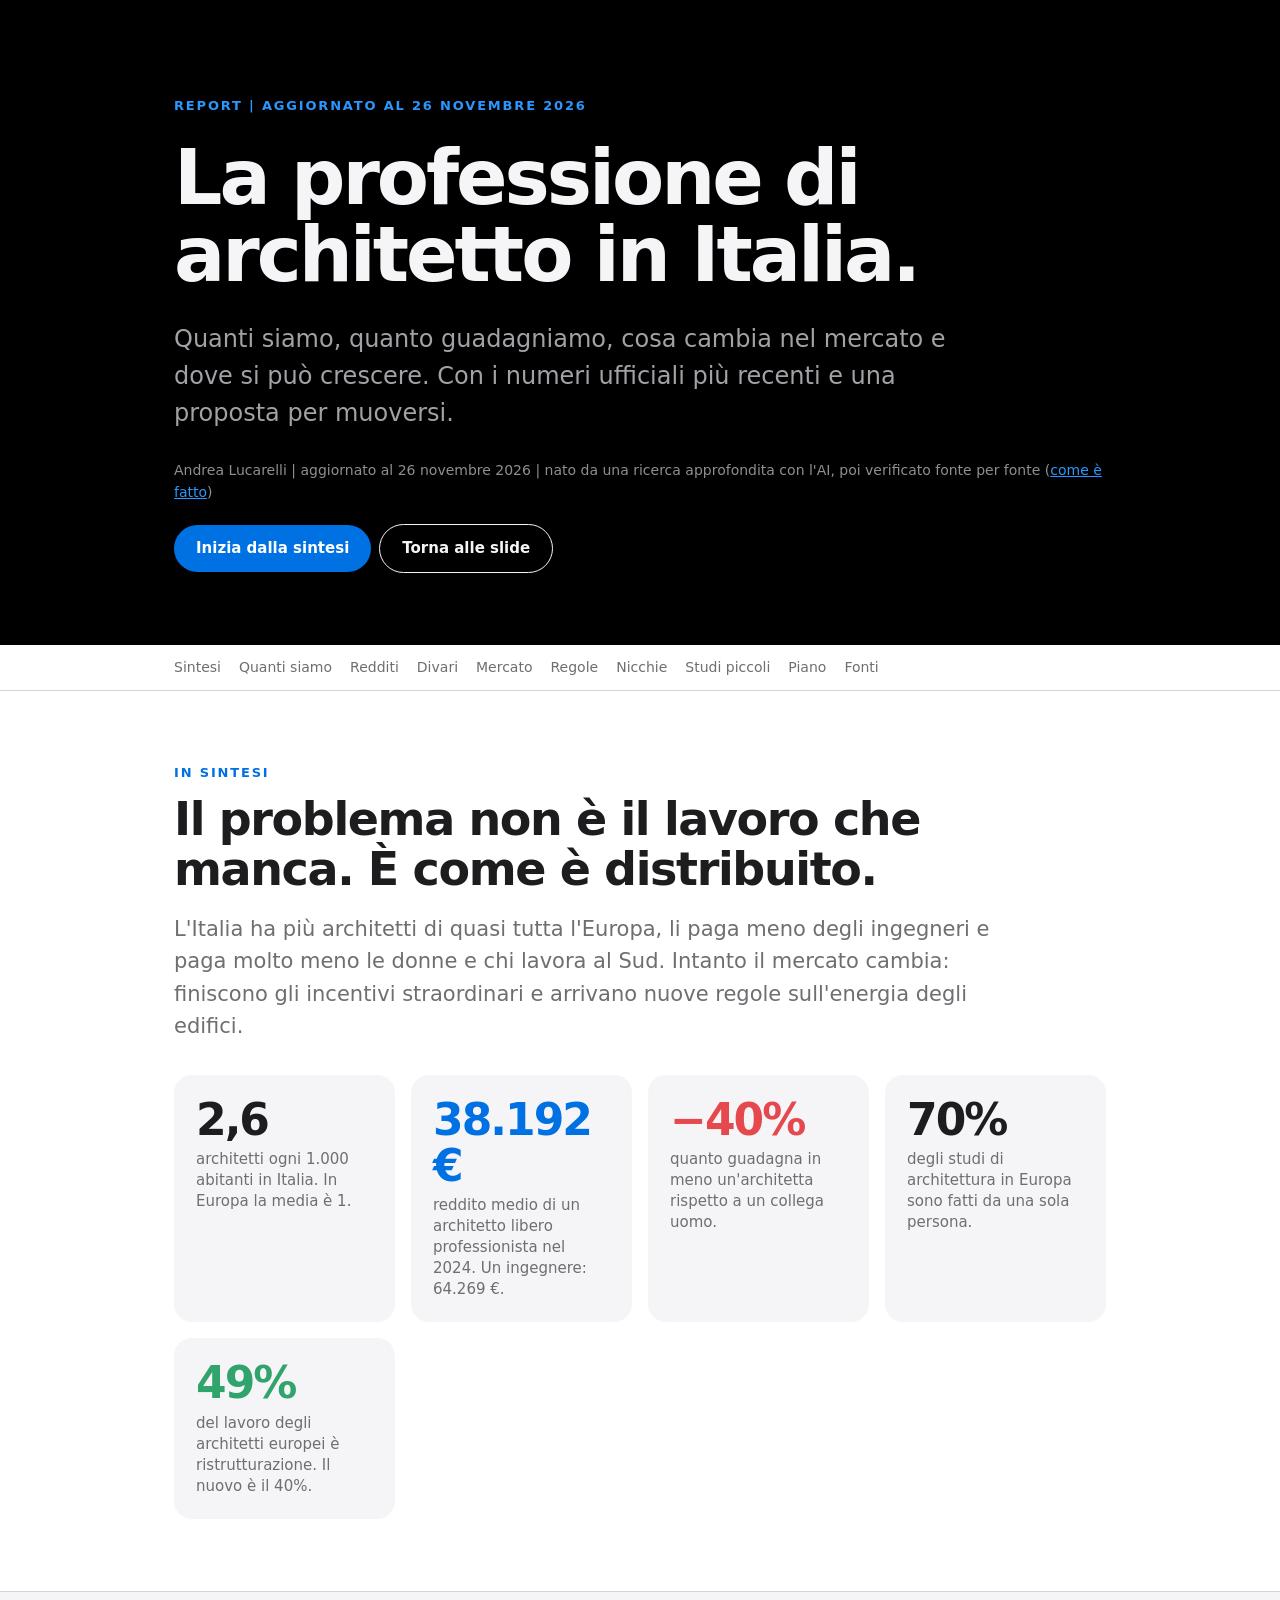
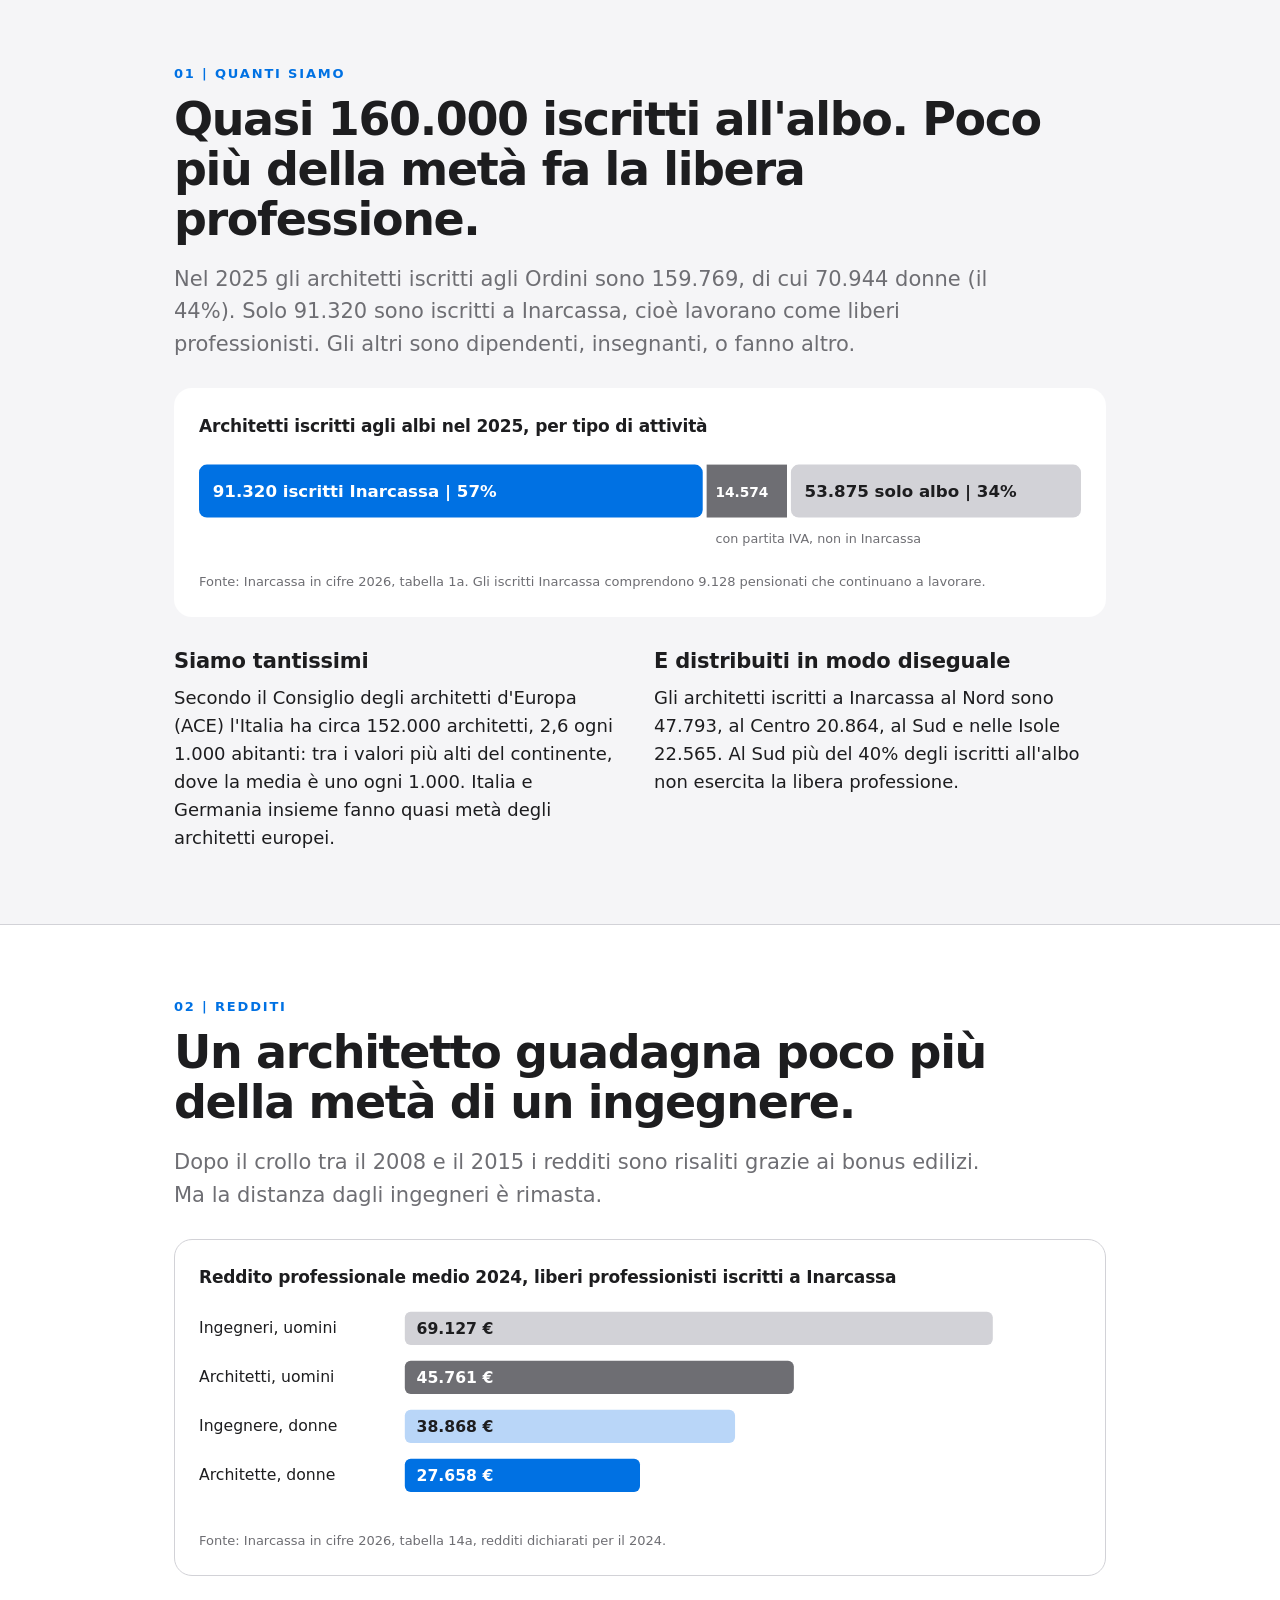
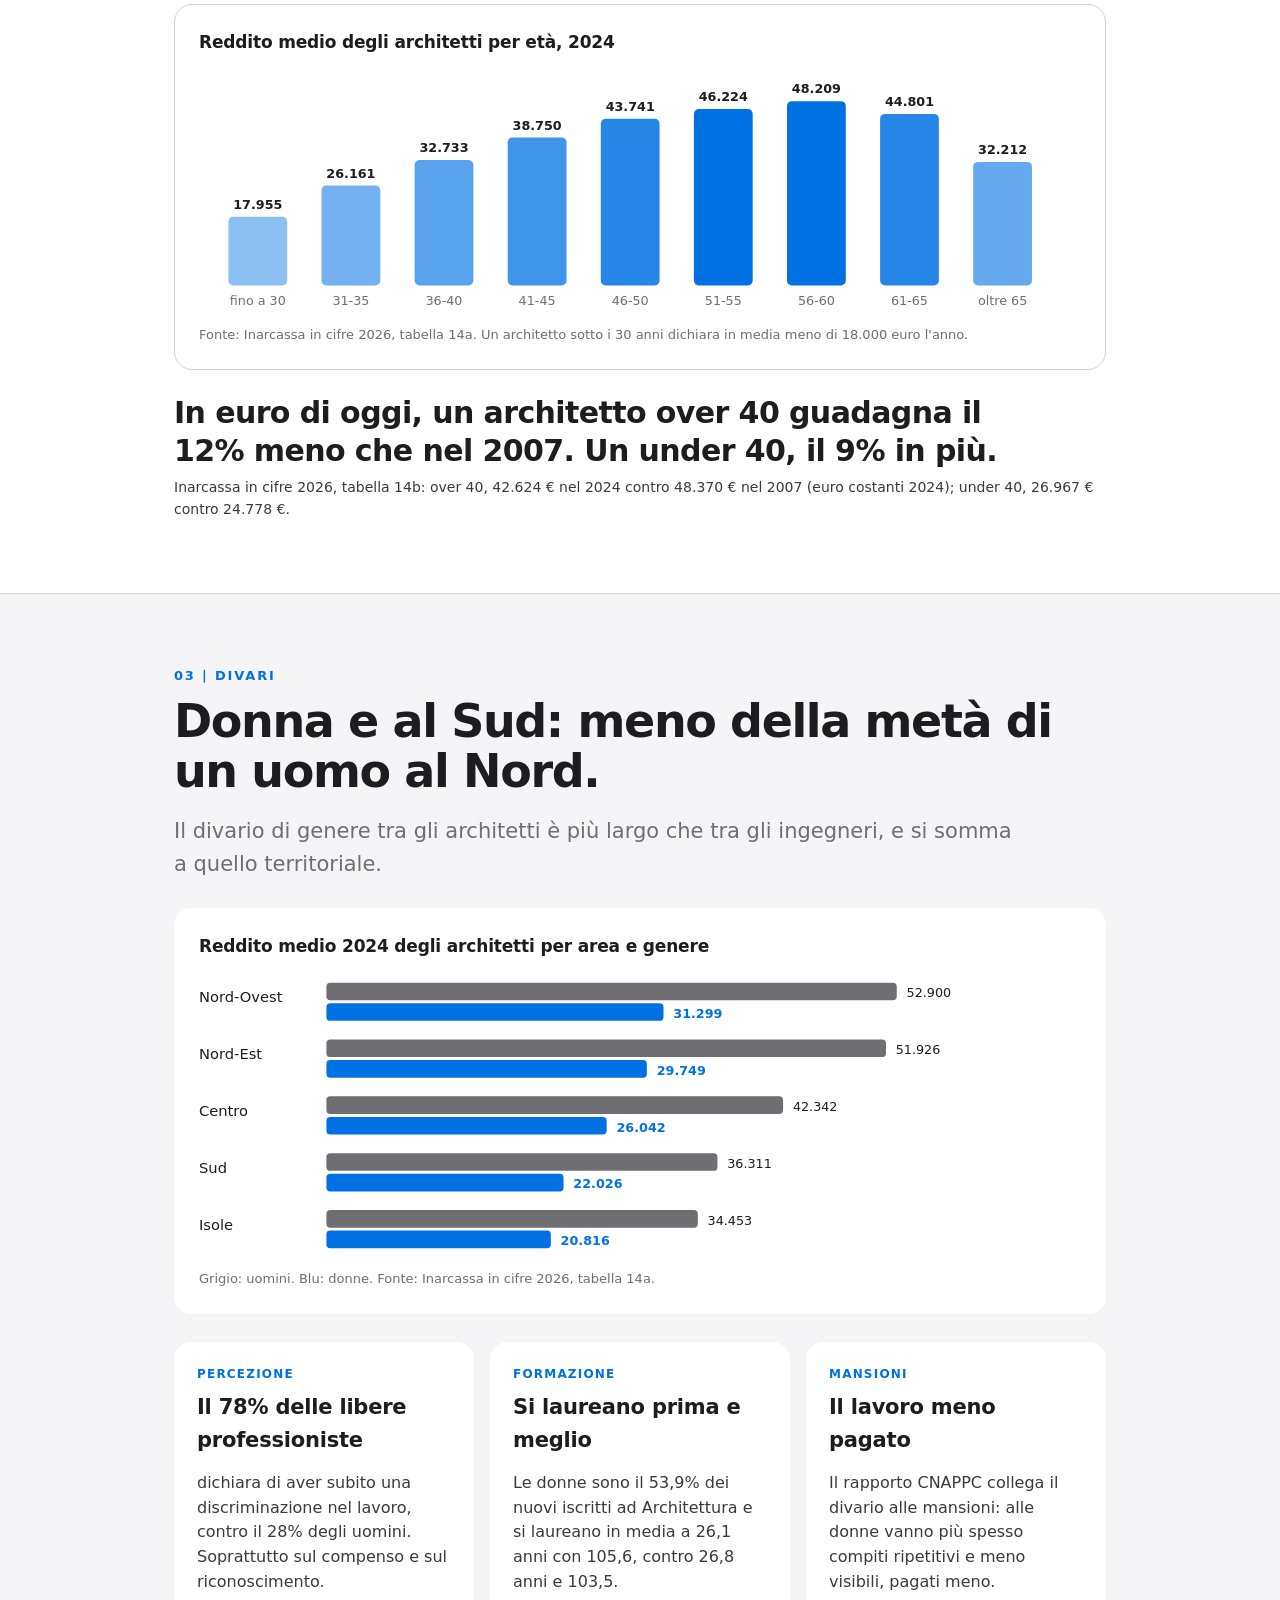
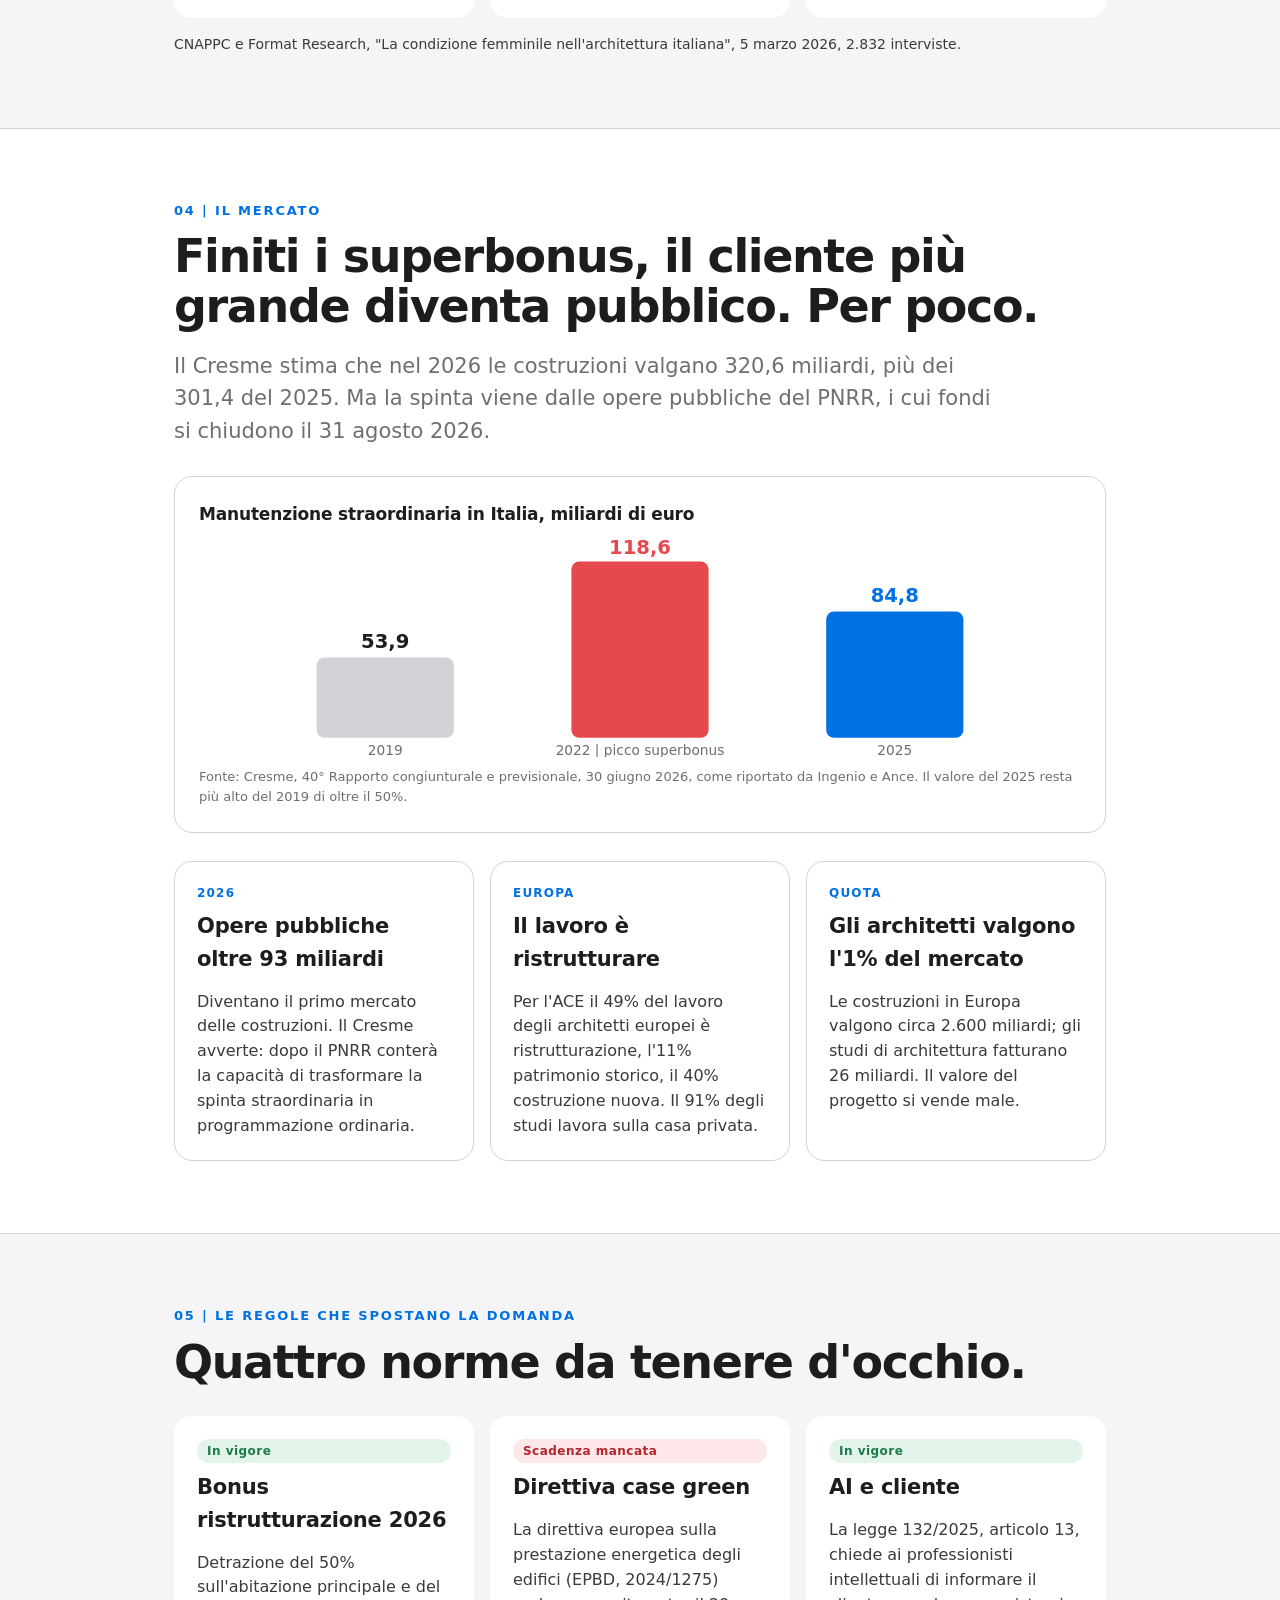
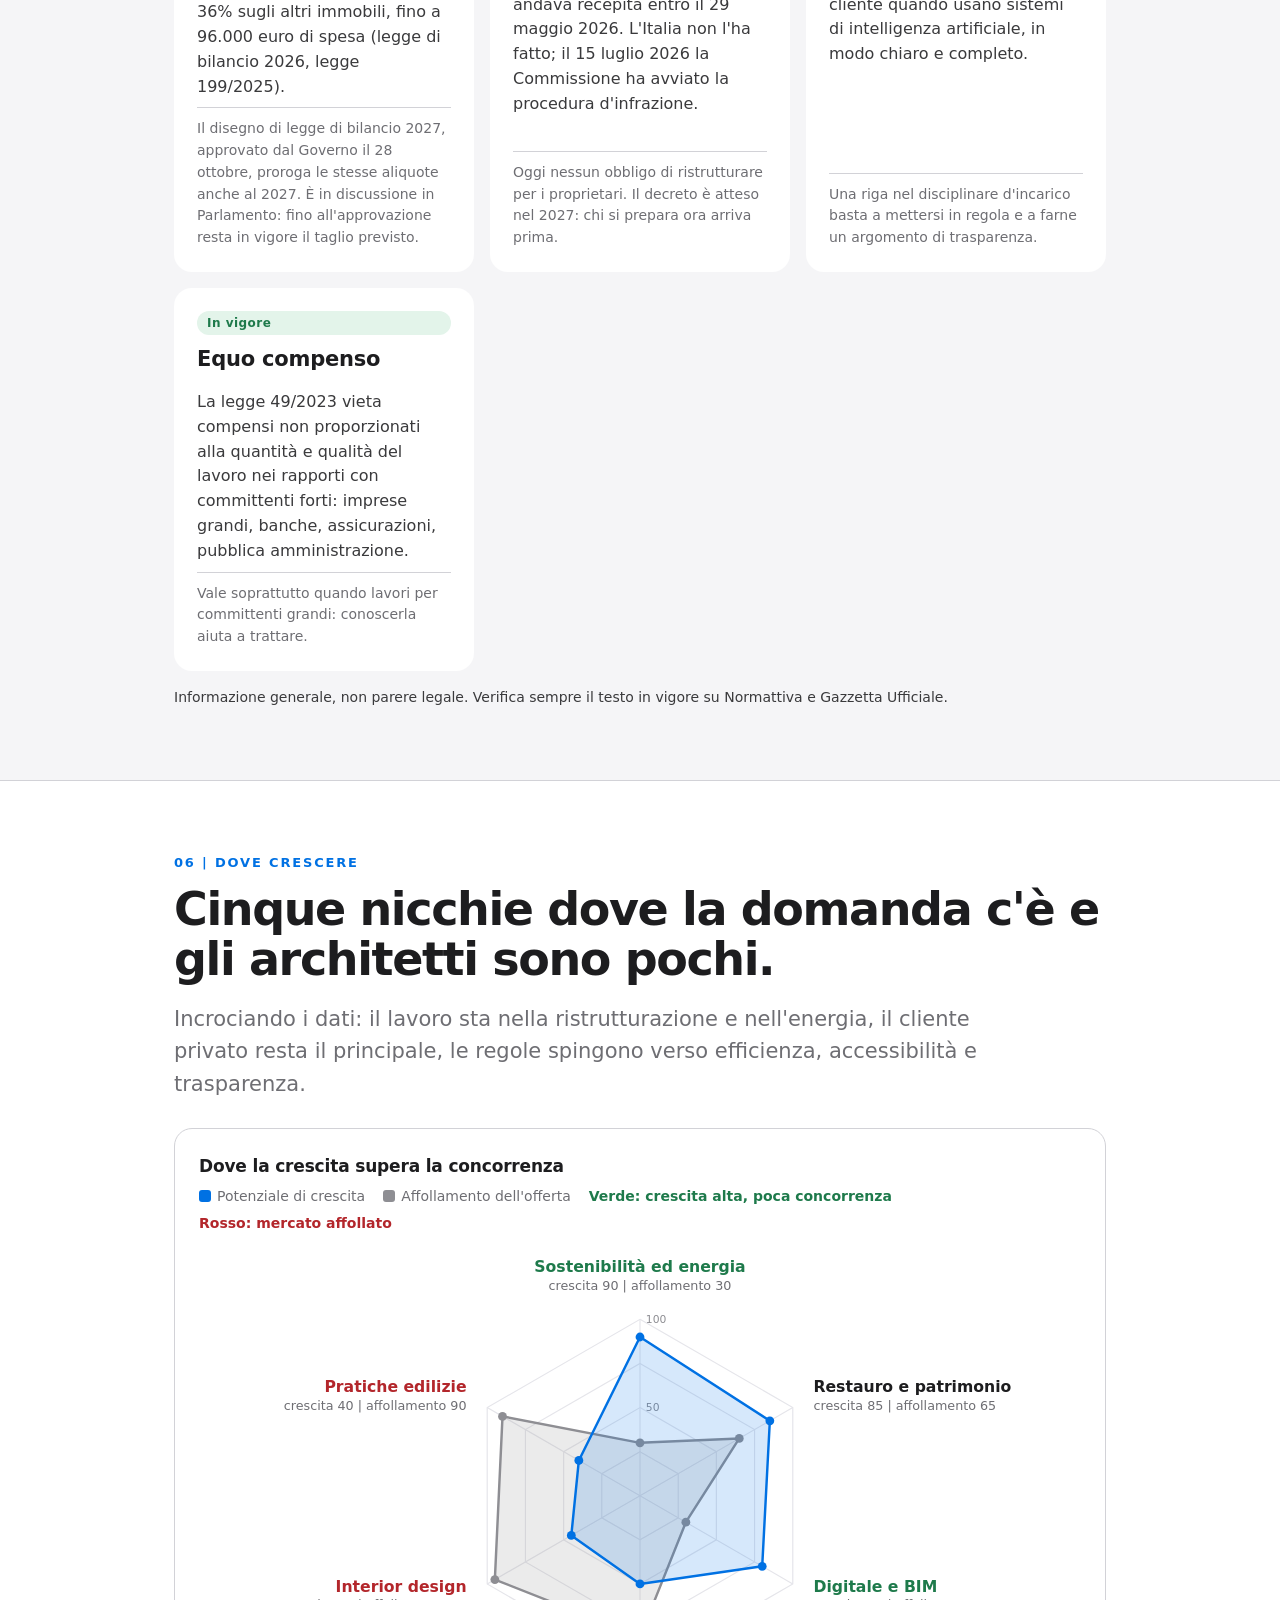
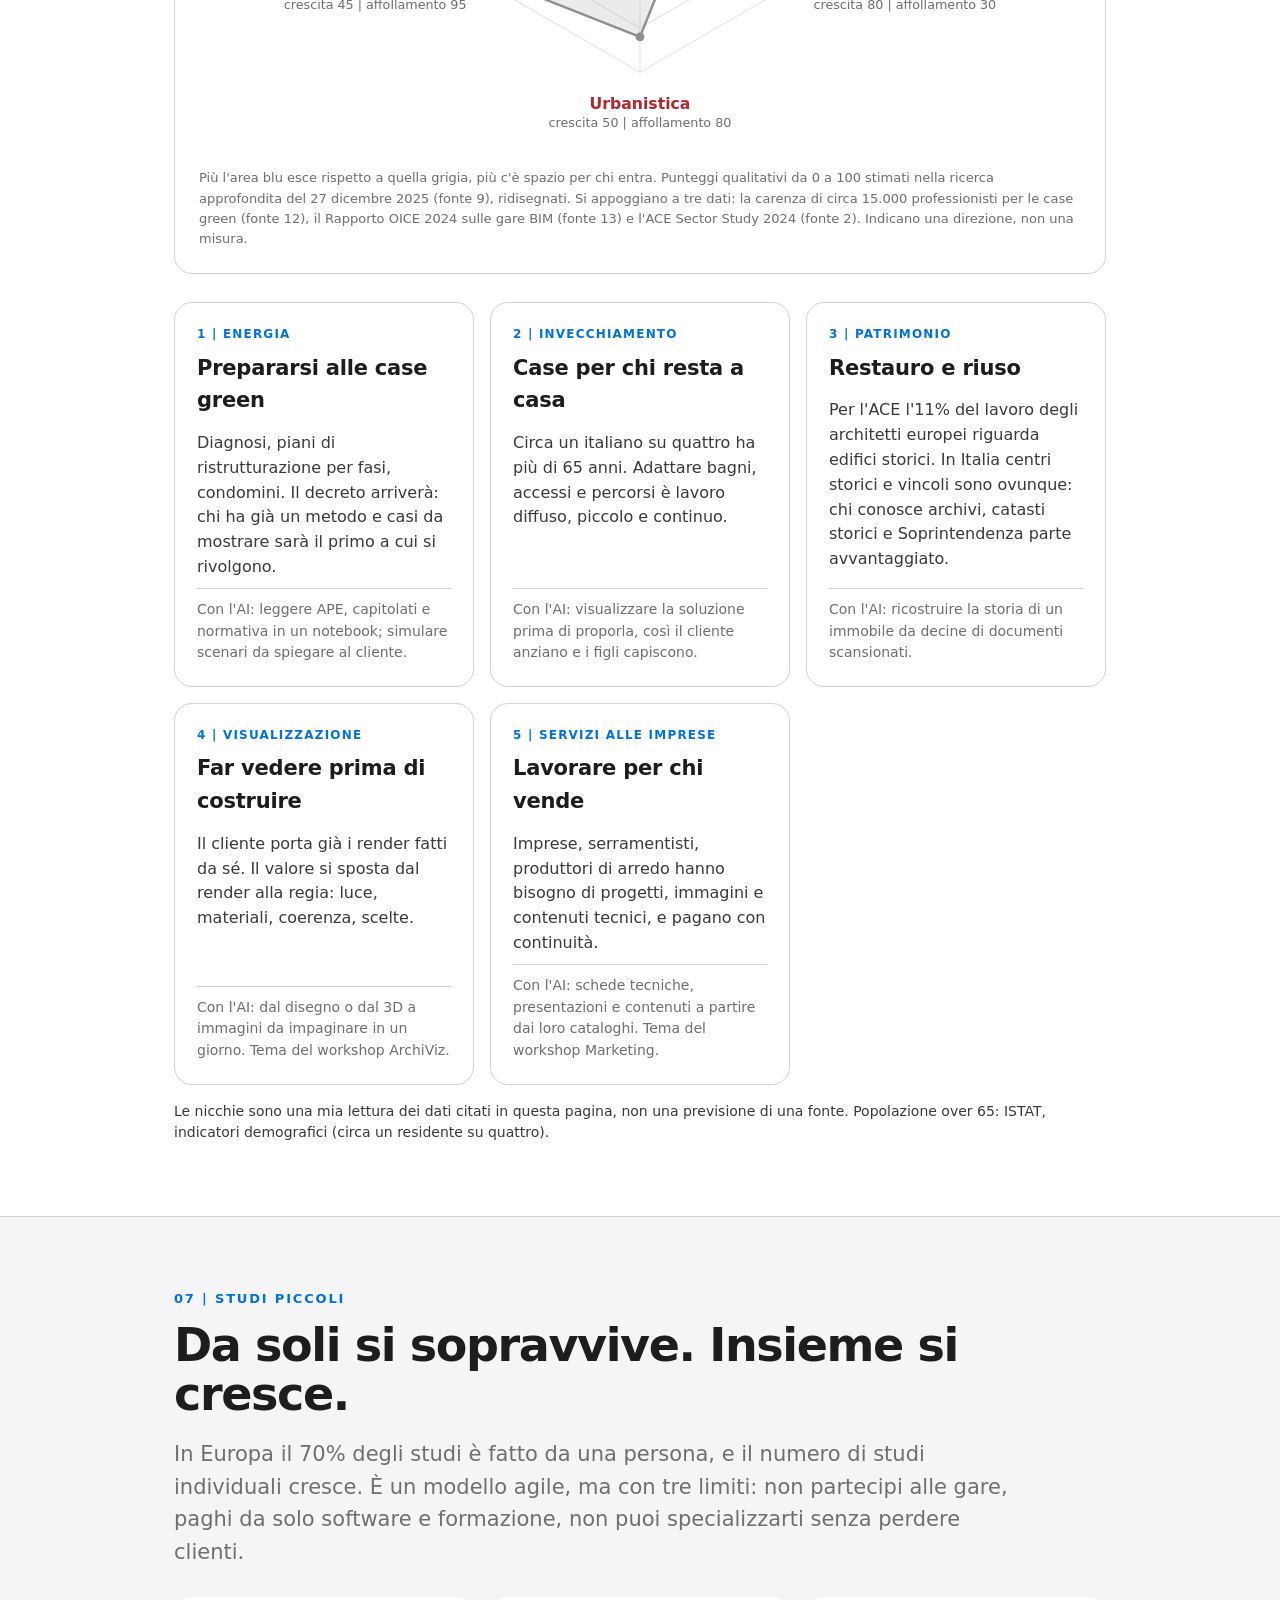
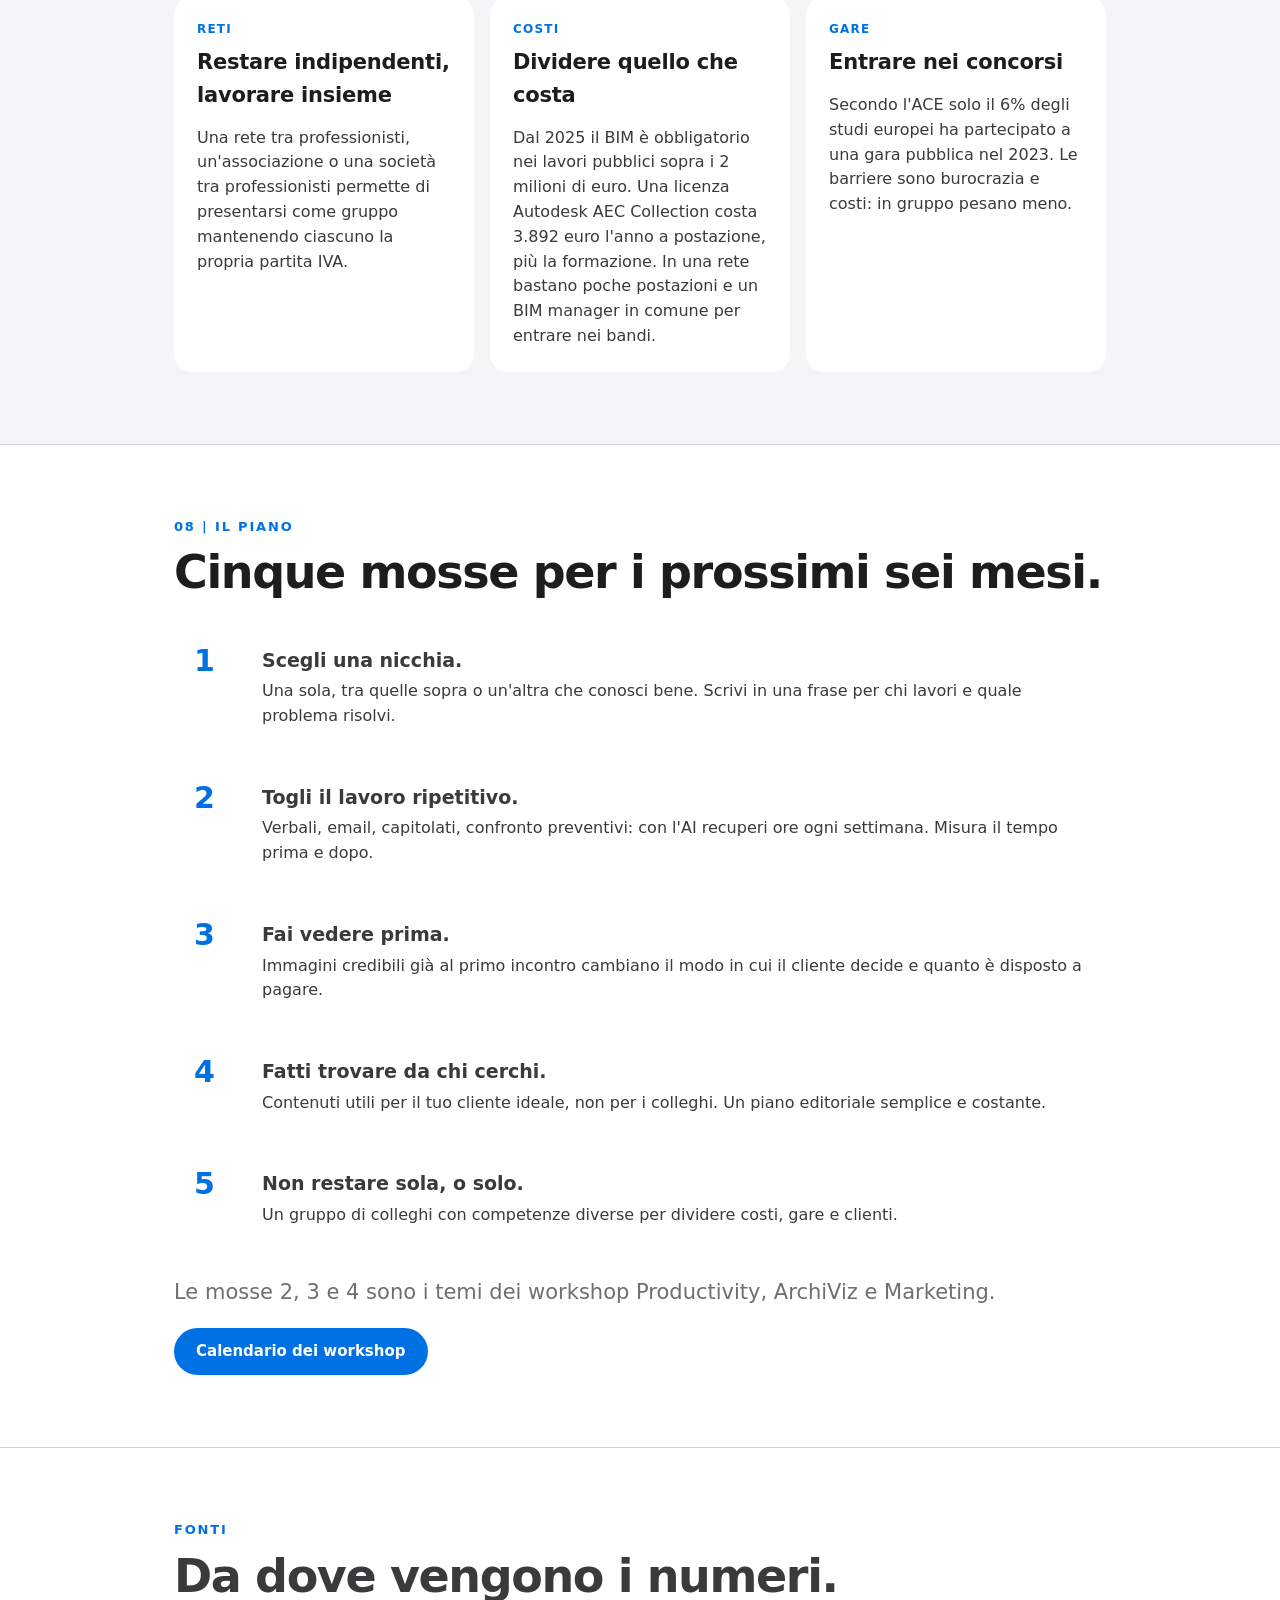
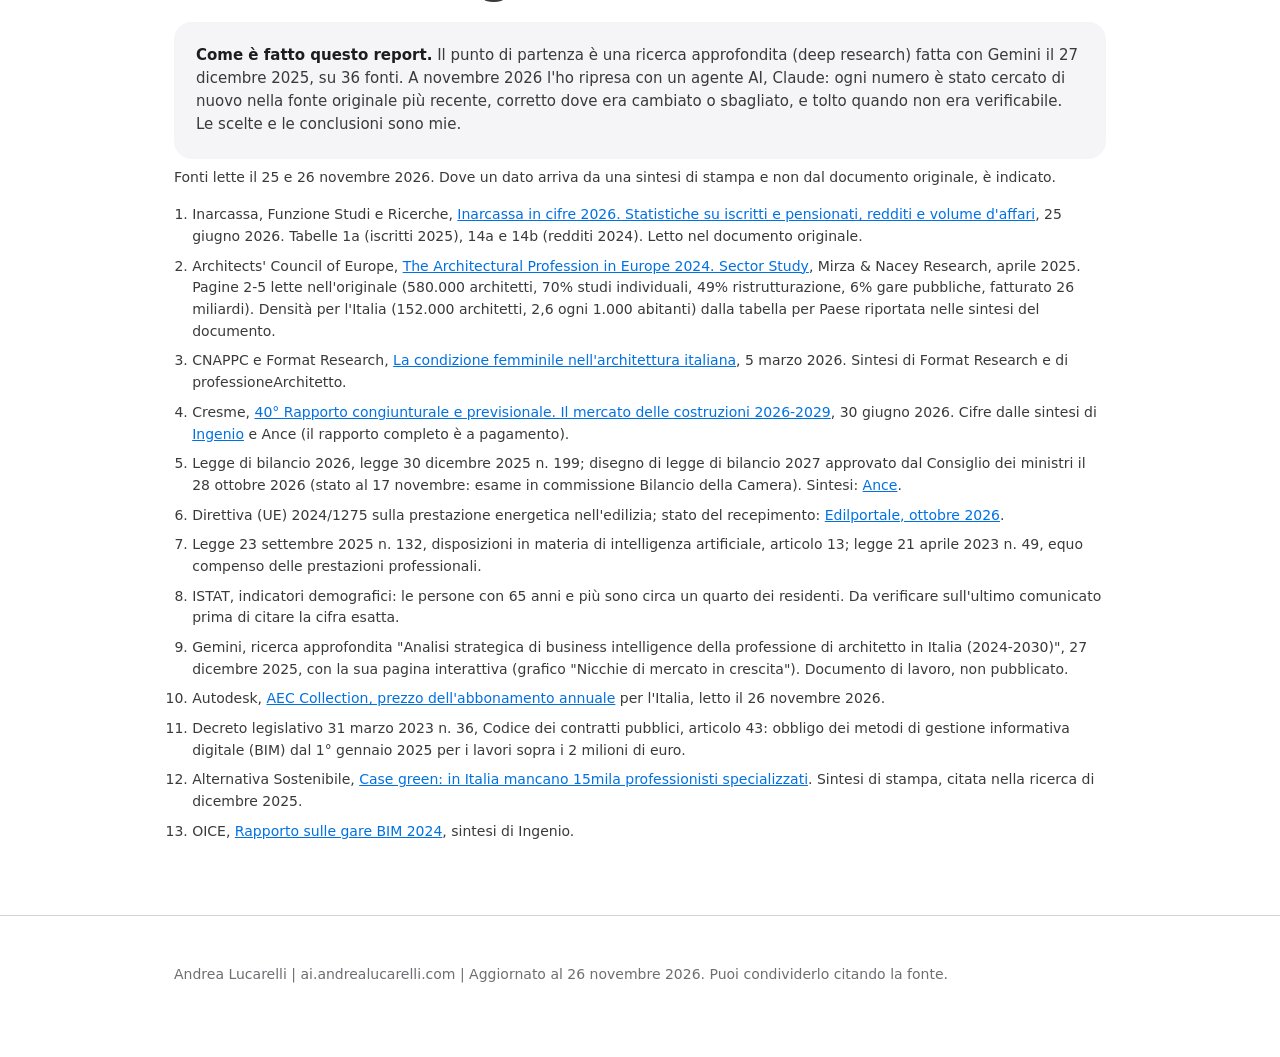
<file: report/index.html>
<!DOCTYPE html>
<html lang="it">
<head>
<meta charset="utf-8">
<meta name="viewport" content="width=device-width,initial-scale=1">
<title>La professione di architetto in Italia | Report novembre 2026</title>
<meta name="description" content="Numeri, regole e nicchie della professione di architetto in Italia, aggiornati a novembre 2026. Ogni numero con la sua fonte.">
<style>
:root{--blue:#0071e3;--ink:#1d1d1f;--mute:#6e6e73;--gray:#f5f5f7;--line:#d2d2d7;--ok:#30a46c;--ko:#e5484d;--amber:#f5a623;
--sans:-apple-system,BlinkMacSystemFont,"SF Pro Display","Segoe UI Variable Display","Segoe UI",system-ui,Helvetica,Arial,sans-serif}
*{box-sizing:border-box;margin:0;padding:0}
body{font-family:var(--sans);color:var(--ink);background:#fff;-webkit-font-smoothing:antialiased;line-height:1.55;font-size:18px}
a{color:var(--blue)}
.wrap{max-width:980px;margin:0 auto;padding:0 24px}
header.hero{background:#000;color:#f5f5f7;padding:96px 0 72px}
.eyebrow{font-size:13px;letter-spacing:.14em;text-transform:uppercase;font-weight:700;color:var(--blue)}
header .eyebrow{color:#2997ff}
h1{font-size:clamp(40px,7vw,76px);line-height:1.02;letter-spacing:-.04em;margin:.3em 0 .35em}
header p.sub{font-size:clamp(19px,2.4vw,24px);color:#a1a1a6;max-width:34em}
header .meta{margin-top:28px;font-size:14px;color:#8e8e93}
nav.toc{position:sticky;top:0;z-index:5;background:rgba(255,255,255,.9);backdrop-filter:blur(12px);border-bottom:1px solid var(--line)}
nav.toc .wrap{display:flex;gap:18px;overflow-x:auto;padding-top:12px;padding-bottom:12px;font-size:14px;white-space:nowrap}
nav.toc a{color:var(--mute);text-decoration:none}
nav.toc a:hover{color:var(--ink)}
section{padding:72px 0;border-bottom:1px solid var(--line)}
section.grigia{background:var(--gray)}
h2{font-size:clamp(30px,4.4vw,46px);line-height:1.08;letter-spacing:-.03em;margin:.25em 0 .4em}
h3{font-size:21px;letter-spacing:-.01em;margin-bottom:.3em}
p+p{margin-top:.8em}
.lead{font-size:21px;color:var(--mute);max-width:40em}
.numeri{display:grid;grid-template-columns:repeat(auto-fit,minmax(200px,1fr));gap:16px;margin-top:32px}
.numero{background:var(--gray);border-radius:18px;padding:22px}
section.grigia .numero{background:#fff}
.numero b{display:block;font-size:44px;letter-spacing:-.045em;line-height:1.05}
.numero b.blu{color:var(--blue)}.numero b.rosso{color:var(--ko)}.numero b.verde{color:var(--ok)}
.numero span{display:block;font-size:15px;color:var(--mute);margin-top:6px;line-height:1.4}
.grafico{background:#fff;border:1px solid var(--line);border-radius:18px;padding:24px;margin-top:28px}
section.grigia .grafico{border-color:transparent}
.grafico h3{font-size:17px}
.grafico .nota{font-size:13px;color:var(--mute);margin-top:10px}
svg{display:block;width:100%;height:auto}
svg text{font-family:var(--sans)}
.due{display:grid;grid-template-columns:1fr 1fr;gap:28px;margin-top:28px}
.carte{display:grid;grid-template-columns:repeat(auto-fit,minmax(260px,1fr));gap:16px;margin-top:28px}
.carta{border:1px solid var(--line);border-radius:18px;padding:22px;background:#fff;display:flex;flex-direction:column;gap:8px}
section.grigia .carta{border-color:transparent}
.carta .tag{font-size:12px;letter-spacing:.1em;text-transform:uppercase;font-weight:700;color:var(--blue)}
.carta p{font-size:16px;color:#3a3a3c}
.carta .ai{margin-top:auto;padding-top:10px;border-top:1px solid var(--line);font-size:14px;color:var(--mute)}
.stato{display:inline-block;font-size:12px;font-weight:700;border-radius:999px;padding:3px 10px;letter-spacing:.04em}
.stato.vigore{background:#e3f4ea;color:#1e7a4b}.stato.attesa{background:#fff4e0;color:#9a5b00}.stato.mancato{background:#fde7e8;color:#b3262b}
.passi{list-style:none;counter-reset:p;display:grid;gap:14px;margin-top:28px}
.passi li{counter-increment:p;display:grid;grid-template-columns:52px 1fr;gap:16px;align-items:start;background:#fff;border-radius:18px;padding:20px}
.passi li::before{content:counter(p);font-size:30px;font-weight:700;color:var(--blue);letter-spacing:-.04em;line-height:1}
.passi b{display:block;font-size:19px;margin-bottom:4px}
.passi span{color:#3a3a3c;font-size:16px}
.citazione{font-size:clamp(22px,3vw,30px);line-height:1.25;letter-spacing:-.02em;font-weight:600;max-width:28em;margin-top:24px}
.fonti{font-size:14px;color:#3a3a3c}
.fonti ol{padding-left:1.3em;display:grid;gap:8px;margin-top:16px}
.fonti a{word-break:break-word}
footer{padding:48px 0 72px;font-size:14px;color:var(--mute)}
.btn{display:inline-block;background:var(--blue);color:#fff;text-decoration:none;border-radius:999px;padding:12px 22px;font-weight:600;font-size:15px;margin-top:20px}
.btn.chiaro{background:transparent;border:1px solid currentColor;color:#f5f5f7;margin-left:8px}
@media (max-width:720px){.due{grid-template-columns:1fr}body{font-size:17px}section{padding:56px 0}}
@media print{nav.toc,.btn{display:none}header.hero{padding:40px 0}section{padding:28px 0;break-inside:avoid-page}body{font-size:12pt}*{-webkit-print-color-adjust:exact;print-color-adjust:exact}}
.legenda-r{display:flex;flex-wrap:wrap;gap:6px 18px;font-size:14px;color:var(--mute);margin:6px 0 4px}
.legenda-r i{display:inline-block;width:12px;height:12px;border-radius:3px;margin-right:6px;vertical-align:-1px}
.legenda-r .verde{color:#1e7a4b;font-weight:600}.legenda-r .rosso{color:#b3262b;font-weight:600}
.metodo{background:var(--gray);border-radius:18px;padding:22px;margin:20px 0 8px;font-size:15px;color:#3a3a3c}
.metodo b{color:var(--ink)}
</style>
</head>
<body>

<header class="hero">
  <div class="wrap">
    <p class="eyebrow">Report | aggiornato al 26 novembre 2026</p>
    <h1>La professione di architetto in Italia.</h1>
    <p class="sub">Quanti siamo, quanto guadagniamo, cosa cambia nel mercato e dove si può crescere. Con i numeri ufficiali più recenti e una proposta per muoversi.</p>
    <p class="meta">Andrea Lucarelli | aggiornato al 26 novembre 2026 | nato da una ricerca approfondita con l'AI, poi verificato fonte per fonte (<a href="#metodo" style="color:#2997ff">come è fatto</a>)</p>
    <a class="btn" href="#sintesi">Inizia dalla sintesi</a><a class="btn chiaro" href="../">Torna alle slide</a>
  </div>
</header>

<nav class="toc" aria-label="Indice"><div class="wrap">
  <a href="#sintesi">Sintesi</a><a href="#quanti">Quanti siamo</a><a href="#redditi">Redditi</a><a href="#divari">Divari</a><a href="#mercato">Mercato</a><a href="#regole">Regole</a><a href="#nicchie">Nicchie</a><a href="#nanismo">Studi piccoli</a><a href="#piano">Piano</a><a href="#fonti">Fonti</a>
</div></nav>

<section id="sintesi">
  <div class="wrap">
    <p class="eyebrow">In sintesi</p>
    <h2>Il problema non è il lavoro che manca. È come è distribuito.</h2>
    <p class="lead">L'Italia ha più architetti di quasi tutta l'Europa, li paga meno degli ingegneri e paga molto meno le donne e chi lavora al Sud. Intanto il mercato cambia: finiscono gli incentivi straordinari e arrivano nuove regole sull'energia degli edifici.</p>
    <div class="numeri">
      <div class="numero"><b>2,6</b><span>architetti ogni 1.000 abitanti in Italia. In Europa la media è 1.</span></div>
      <div class="numero"><b class="blu">38.192 €</b><span>reddito medio di un architetto libero professionista nel 2024. Un ingegnere: 64.269 €.</span></div>
      <div class="numero"><b class="rosso">−40%</b><span>quanto guadagna in meno un'architetta rispetto a un collega uomo.</span></div>
      <div class="numero"><b>70%</b><span>degli studi di architettura in Europa sono fatti da una sola persona.</span></div>
      <div class="numero"><b class="verde">49%</b><span>del lavoro degli architetti europei è ristrutturazione. Il nuovo è il 40%.</span></div>
    </div>
  </div>
</section>

<section id="quanti" class="grigia">
  <div class="wrap">
    <p class="eyebrow">01 | Quanti siamo</p>
    <h2>Quasi 160.000 iscritti all'albo. Poco più della metà fa la libera professione.</h2>
    <p class="lead">Nel 2025 gli architetti iscritti agli Ordini sono 159.769, di cui 70.944 donne (il 44%). Solo 91.320 sono iscritti a Inarcassa, cioè lavorano come liberi professionisti. Gli altri sono dipendenti, insegnanti, o fanno altro.</p>
    <div class="grafico">
      <h3>Architetti iscritti agli albi nel 2025, per tipo di attività</h3>
      <svg viewBox="0 0 900 120" role="img" aria-label="Su 159.769 architetti: 91.320 iscritti a Inarcassa, 14.574 con partita IVA ma non iscritti alla cassa, 53.875 solo iscritti all'albo">
        <rect x="0" y="20" width="514" height="54" rx="8" fill="#0071e3"/><text x="14" y="53" font-size="17" font-weight="700" fill="#fff">91.320 iscritti Inarcassa | 57%</text>
        <rect x="518" y="20" width="82" height="54" fill="#6e6e73"/><text x="527" y="53" font-size="14" font-weight="600" fill="#fff">14.574</text>
        <rect x="604" y="20" width="296" height="54" rx="8" fill="#d2d2d7"/><text x="618" y="53" font-size="17" font-weight="700" fill="#1d1d1f">53.875 solo albo | 34%</text>
        <text x="527" y="100" font-size="13" fill="#6e6e73">con partita IVA, non in Inarcassa</text>
      </svg>
      <p class="nota">Fonte: Inarcassa in cifre 2026, tabella 1a. Gli iscritti Inarcassa comprendono 9.128 pensionati che continuano a lavorare.</p>
    </div>
    <div class="due">
      <div><h3>Siamo tantissimi</h3><p>Secondo il Consiglio degli architetti d'Europa (ACE) l'Italia ha circa 152.000 architetti, 2,6 ogni 1.000 abitanti: tra i valori più alti del continente, dove la media è uno ogni 1.000. Italia e Germania insieme fanno quasi metà degli architetti europei.</p></div>
      <div><h3>E distribuiti in modo diseguale</h3><p>Gli architetti iscritti a Inarcassa al Nord sono 47.793, al Centro 20.864, al Sud e nelle Isole 22.565. Al Sud più del 40% degli iscritti all'albo non esercita la libera professione.</p></div>
    </div>
  </div>
</section>

<section id="redditi">
  <div class="wrap">
    <p class="eyebrow">02 | Redditi</p>
    <h2>Un architetto guadagna poco più della metà di un ingegnere.</h2>
    <p class="lead">Dopo il crollo tra il 2008 e il 2015 i redditi sono risaliti grazie ai bonus edilizi. Ma la distanza dagli ingegneri è rimasta.</p>
    <div class="grafico">
      <h3>Reddito professionale medio 2024, liberi professionisti iscritti a Inarcassa</h3>
      <svg viewBox="0 0 900 230" role="img" aria-label="Ingegneri uomini 69.127, ingegnere 38.868, architetti uomini 45.761, architette 27.658">
        <g font-size="16" fill="#1d1d1f">
          <text x="0" y="38">Ingegneri, uomini</text><rect x="210" y="16" width="600" height="34" rx="6" fill="#d2d2d7"/><text x="222" y="39" font-weight="700">69.127 €</text>
          <text x="0" y="88">Architetti, uomini</text><rect x="210" y="66" width="397" height="34" rx="6" fill="#6e6e73"/><text x="222" y="89" font-weight="700" fill="#fff">45.761 €</text>
          <text x="0" y="138">Ingegnere, donne</text><rect x="210" y="116" width="337" height="34" rx="6" fill="#b9d6f8"/><text x="222" y="139" font-weight="700">38.868 €</text>
          <text x="0" y="188">Architette, donne</text><rect x="210" y="166" width="240" height="34" rx="6" fill="#0071e3"/><text x="222" y="189" font-weight="700" fill="#fff">27.658 €</text>
        </g>
      </svg>
      <p class="nota">Fonte: Inarcassa in cifre 2026, tabella 14a, redditi dichiarati per il 2024.</p>
    </div>
    <div class="grafico">
      <h3>Reddito medio degli architetti per età, 2024</h3>
      <svg viewBox="0 0 900 260" role="img" aria-label="Reddito medio per classe d'età: fino a 30 anni 17.955 euro, picco tra 56 e 60 anni a 48.209 euro">
        <g font-size="13" fill="#6e6e73" text-anchor="middle">
          <text x="60" y="250">fino a 30</text><text x="155" y="250">31-35</text><text x="250" y="250">36-40</text><text x="345" y="250">41-45</text><text x="440" y="250">46-50</text><text x="535" y="250">51-55</text><text x="630" y="250">56-60</text><text x="725" y="250">61-65</text><text x="820" y="250">oltre 65</text>
        </g>
        <g fill="#0071e3">
          <rect x="30" y="160" width="60" height="70" rx="5" opacity=".45"/><rect x="125" y="128" width="60" height="102" rx="5" opacity=".55"/><rect x="220" y="102" width="60" height="128" rx="5" opacity=".65"/><rect x="315" y="79" width="60" height="151" rx="5" opacity=".75"/><rect x="410" y="60" width="60" height="170" rx="5" opacity=".85"/><rect x="505" y="50" width="60" height="180" rx="5"/><rect x="600" y="42" width="60" height="188" rx="5"/><rect x="695" y="55" width="60" height="175" rx="5" opacity=".85"/><rect x="790" y="104" width="60" height="126" rx="5" opacity=".6"/>
        </g>
        <g font-size="13" font-weight="700" fill="#1d1d1f" text-anchor="middle">
          <text x="60" y="152">17.955</text><text x="155" y="120">26.161</text><text x="250" y="94">32.733</text><text x="345" y="71">38.750</text><text x="440" y="52">43.741</text><text x="535" y="42">46.224</text><text x="630" y="34">48.209</text><text x="725" y="47">44.801</text><text x="820" y="96">32.212</text>
        </g>
      </svg>
      <p class="nota">Fonte: Inarcassa in cifre 2026, tabella 14a. Un architetto sotto i 30 anni dichiara in media meno di 18.000 euro l'anno.</p>
    </div>
    <p class="citazione">In euro di oggi, un architetto over 40 guadagna il 12% meno che nel 2007. Un under 40, il 9% in più.</p>
    <p class="fonti" style="margin-top:8px">Inarcassa in cifre 2026, tabella 14b: over 40, 42.624 € nel 2024 contro 48.370 € nel 2007 (euro costanti 2024); under 40, 26.967 € contro 24.778 €.</p>
  </div>
</section>

<section id="divari" class="grigia">
  <div class="wrap">
    <p class="eyebrow">03 | Divari</p>
    <h2>Donna e al Sud: meno della metà di un uomo al Nord.</h2>
    <p class="lead">Il divario di genere tra gli architetti è più largo che tra gli ingegneri, e si somma a quello territoriale.</p>
    <div class="grafico">
      <h3>Reddito medio 2024 degli architetti per area e genere</h3>
      <svg viewBox="0 0 900 300" role="img" aria-label="Nord-Ovest uomini 52.900 donne 31.299; Nord-Est 51.926 e 29.749; Centro 42.342 e 26.042; Sud 36.311 e 22.026; Isole 34.453 e 20.816">
        <g font-size="15" fill="#1d1d1f">
          <text x="0" y="38">Nord-Ovest</text><rect x="130" y="18" width="582" height="18" rx="4" fill="#6e6e73"/><rect x="130" y="39" width="344" height="18" rx="4" fill="#0071e3"/><text x="722" y="33" font-size="13">52.900</text><text x="484" y="54" font-size="13" fill="#0071e3" font-weight="700">31.299</text>
          <text x="0" y="96">Nord-Est</text><rect x="130" y="76" width="571" height="18" rx="4" fill="#6e6e73"/><rect x="130" y="97" width="327" height="18" rx="4" fill="#0071e3"/><text x="711" y="91" font-size="13">51.926</text><text x="467" y="112" font-size="13" fill="#0071e3" font-weight="700">29.749</text>
          <text x="0" y="154">Centro</text><rect x="130" y="134" width="466" height="18" rx="4" fill="#6e6e73"/><rect x="130" y="155" width="286" height="18" rx="4" fill="#0071e3"/><text x="606" y="149" font-size="13">42.342</text><text x="426" y="170" font-size="13" fill="#0071e3" font-weight="700">26.042</text>
          <text x="0" y="212">Sud</text><rect x="130" y="192" width="399" height="18" rx="4" fill="#6e6e73"/><rect x="130" y="213" width="242" height="18" rx="4" fill="#0071e3"/><text x="539" y="207" font-size="13">36.311</text><text x="382" y="228" font-size="13" fill="#0071e3" font-weight="700">22.026</text>
          <text x="0" y="270">Isole</text><rect x="130" y="250" width="379" height="18" rx="4" fill="#6e6e73"/><rect x="130" y="271" width="229" height="18" rx="4" fill="#0071e3"/><text x="519" y="265" font-size="13">34.453</text><text x="369" y="286" font-size="13" fill="#0071e3" font-weight="700">20.816</text>
        </g>
      </svg>
      <p class="nota">Grigio: uomini. Blu: donne. Fonte: Inarcassa in cifre 2026, tabella 14a.</p>
    </div>
    <div class="carte">
      <div class="carta"><span class="tag">Percezione</span><h3>Il 78% delle libere professioniste</h3><p>dichiara di aver subito una discriminazione nel lavoro, contro il 28% degli uomini. Soprattutto sul compenso e sul riconoscimento.</p></div>
      <div class="carta"><span class="tag">Formazione</span><h3>Si laureano prima e meglio</h3><p>Le donne sono il 53,9% dei nuovi iscritti ad Architettura e si laureano in media a 26,1 anni con 105,6, contro 26,8 anni e 103,5.</p></div>
      <div class="carta"><span class="tag">Mansioni</span><h3>Il lavoro meno pagato</h3><p>Il rapporto CNAPPC collega il divario alle mansioni: alle donne vanno più spesso compiti ripetitivi e meno visibili, pagati meno.</p></div>
    </div>
    <p class="fonti" style="margin-top:16px">CNAPPC e Format Research, "La condizione femminile nell'architettura italiana", 5 marzo 2026, 2.832 interviste.</p>
  </div>
</section>

<section id="mercato">
  <div class="wrap">
    <p class="eyebrow">04 | Il mercato</p>
    <h2>Finiti i superbonus, il cliente più grande diventa pubblico. Per poco.</h2>
    <p class="lead">Il Cresme stima che nel 2026 le costruzioni valgano 320,6 miliardi, più dei 301,4 del 2025. Ma la spinta viene dalle opere pubbliche del PNRR, i cui fondi si chiudono il 31 agosto 2026.</p>
    <div class="grafico">
      <h3>Manutenzione straordinaria in Italia, miliardi di euro</h3>
      <svg viewBox="0 0 900 230" role="img" aria-label="Manutenzione straordinaria: 53,9 miliardi nel 2019, 118,6 nel 2022, 84,8 nel 2025">
        <g text-anchor="middle">
          <rect x="120" y="128" width="140" height="82" rx="8" fill="#d2d2d7"/><text x="190" y="118" font-size="20" font-weight="700" fill="#1d1d1f">53,9</text><text x="190" y="228" font-size="14" fill="#6e6e73">2019</text>
          <rect x="380" y="30" width="140" height="180" rx="8" fill="#e5484d"/><text x="450" y="22" font-size="20" font-weight="700" fill="#e5484d">118,6</text><text x="450" y="228" font-size="14" fill="#6e6e73">2022 | picco superbonus</text>
          <rect x="640" y="81" width="140" height="129" rx="8" fill="#0071e3"/><text x="710" y="71" font-size="20" font-weight="700" fill="#0071e3">84,8</text><text x="710" y="228" font-size="14" fill="#6e6e73">2025</text>
        </g>
      </svg>
      <p class="nota">Fonte: Cresme, 40° Rapporto congiunturale e previsionale, 30 giugno 2026, come riportato da Ingenio e Ance. Il valore del 2025 resta più alto del 2019 di oltre il 50%.</p>
    </div>
    <div class="carte">
      <div class="carta"><span class="tag">2026</span><h3>Opere pubbliche oltre 93 miliardi</h3><p>Diventano il primo mercato delle costruzioni. Il Cresme avverte: dopo il PNRR conterà la capacità di trasformare la spinta straordinaria in programmazione ordinaria.</p></div>
      <div class="carta"><span class="tag">Europa</span><h3>Il lavoro è ristrutturare</h3><p>Per l'ACE il 49% del lavoro degli architetti europei è ristrutturazione, l'11% patrimonio storico, il 40% costruzione nuova. Il 91% degli studi lavora sulla casa privata.</p></div>
      <div class="carta"><span class="tag">Quota</span><h3>Gli architetti valgono l'1% del mercato</h3><p>Le costruzioni in Europa valgono circa 2.600 miliardi; gli studi di architettura fatturano 26 miliardi. Il valore del progetto si vende male.</p></div>
    </div>
  </div>
</section>

<section id="regole" class="grigia">
  <div class="wrap">
    <p class="eyebrow">05 | Le regole che spostano la domanda</p>
    <h2>Quattro norme da tenere d'occhio.</h2>
    <div class="carte">
      <div class="carta"><span class="stato vigore">In vigore</span><h3>Bonus ristrutturazione 2026</h3><p>Detrazione del 50% sull'abitazione principale e del 36% sugli altri immobili, fino a 96.000 euro di spesa (legge di bilancio 2026, legge 199/2025).</p><p class="ai">Il disegno di legge di bilancio 2027, approvato dal Governo il 28 ottobre, proroga le stesse aliquote anche al 2027. È in discussione in Parlamento: fino all'approvazione resta in vigore il taglio previsto.</p></div>
      <div class="carta"><span class="stato mancato">Scadenza mancata</span><h3>Direttiva case green</h3><p>La direttiva europea sulla prestazione energetica degli edifici (EPBD, 2024/1275) andava recepita entro il 29 maggio 2026. L'Italia non l'ha fatto; il 15 luglio 2026 la Commissione ha avviato la procedura d'infrazione.</p><p class="ai">Oggi nessun obbligo di ristrutturare per i proprietari. Il decreto è atteso nel 2027: chi si prepara ora arriva prima.</p></div>
      <div class="carta"><span class="stato vigore">In vigore</span><h3>AI e cliente</h3><p>La legge 132/2025, articolo 13, chiede ai professionisti intellettuali di informare il cliente quando usano sistemi di intelligenza artificiale, in modo chiaro e completo.</p><p class="ai">Una riga nel disciplinare d'incarico basta a mettersi in regola e a farne un argomento di trasparenza.</p></div>
      <div class="carta"><span class="stato vigore">In vigore</span><h3>Equo compenso</h3><p>La legge 49/2023 vieta compensi non proporzionati alla quantità e qualità del lavoro nei rapporti con committenti forti: imprese grandi, banche, assicurazioni, pubblica amministrazione.</p><p class="ai">Vale soprattutto quando lavori per committenti grandi: conoscerla aiuta a trattare.</p></div>
    </div>
    <p class="fonti" style="margin-top:16px">Informazione generale, non parere legale. Verifica sempre il testo in vigore su Normattiva e Gazzetta Ufficiale.</p>
  </div>
</section>

<section id="nicchie">
  <div class="wrap">
    <p class="eyebrow">06 | Dove crescere</p>
    <h2>Cinque nicchie dove la domanda c'è e gli architetti sono pochi.</h2>
    <p class="lead">Incrociando i dati: il lavoro sta nella ristrutturazione e nell'energia, il cliente privato resta il principale, le regole spingono verso efficienza, accessibilità e trasparenza.</p>
    <div class="grafico">
      <h3>Dove la crescita supera la concorrenza</h3>
      <p class="legenda-r"><span><i style="background:#0071e3"></i>Potenziale di crescita</span><span><i style="background:#8e8e93"></i>Affollamento dell'offerta</span><span class="verde">Verde: crescita alta, poca concorrenza</span><span class="rosso">Rosso: mercato affollato</span></p>
      <svg viewBox="0 0 900 530" role="img" aria-label="Radar delle nicchie: sostenibilità ed energia e digitale e BIM hanno alto potenziale e poca offerta; interior design e pratiche edilizie hanno poco potenziale e mercato affollato">
        <polygon points="450.0,217.0 489.0,239.5 489.0,284.5 450.0,307.0 411.0,284.5 411.0,239.5" fill="none" stroke="#e5e5ea" stroke-width="1.2"/>
        <polygon points="450.0,172.0 527.9,217.0 527.9,307.0 450.0,352.0 372.1,307.0 372.1,217.0" fill="none" stroke="#e5e5ea" stroke-width="1.2"/>
        <polygon points="450.0,127.0 566.9,194.5 566.9,329.5 450.0,397.0 333.1,329.5 333.1,194.5" fill="none" stroke="#e5e5ea" stroke-width="1.2"/>
        <polygon points="450.0,82.0 605.9,172.0 605.9,352.0 450.0,442.0 294.1,352.0 294.1,172.0" fill="none" stroke="#e5e5ea" stroke-width="1.2"/>
        <line x1="450" y1="262" x2="450.0" y2="82.0" stroke="#e5e5ea" stroke-width="1.2"/>
        <line x1="450" y1="262" x2="605.9" y2="172.0" stroke="#e5e5ea" stroke-width="1.2"/>
        <line x1="450" y1="262" x2="605.9" y2="352.0" stroke="#e5e5ea" stroke-width="1.2"/>
        <line x1="450" y1="262" x2="450.0" y2="442.0" stroke="#e5e5ea" stroke-width="1.2"/>
        <line x1="450" y1="262" x2="294.1" y2="352.0" stroke="#e5e5ea" stroke-width="1.2"/>
        <line x1="450" y1="262" x2="294.1" y2="172.0" stroke="#e5e5ea" stroke-width="1.2"/>
        <text x="456" y="176" font-size="11" fill="#8e8e93">50</text>
        <text x="456" y="86" font-size="11" fill="#8e8e93">100</text>
        <polygon points="450.0,208.0 551.3,203.5 496.8,289.0 450.0,406.0 301.9,347.5 309.7,181.0" fill="#8e8e93" fill-opacity=".18" stroke="#8e8e93" stroke-width="2.5" stroke-linejoin="round"/>
        <circle cx="450.0" cy="208.0" r="4.5" fill="#8e8e93"/>
        <circle cx="551.3" cy="203.5" r="4.5" fill="#8e8e93"/>
        <circle cx="496.8" cy="289.0" r="4.5" fill="#8e8e93"/>
        <circle cx="450.0" cy="406.0" r="4.5" fill="#8e8e93"/>
        <circle cx="301.9" cy="347.5" r="4.5" fill="#8e8e93"/>
        <circle cx="309.7" cy="181.0" r="4.5" fill="#8e8e93"/>
        <polygon points="450.0,100.0 582.5,185.5 574.7,334.0 450.0,352.0 379.9,302.5 387.6,226.0" fill="#0071e3" fill-opacity=".16" stroke="#0071e3" stroke-width="2.5" stroke-linejoin="round"/>
        <circle cx="450.0" cy="100.0" r="4.5" fill="#0071e3"/>
        <circle cx="582.5" cy="185.5" r="4.5" fill="#0071e3"/>
        <circle cx="574.7" cy="334.0" r="4.5" fill="#0071e3"/>
        <circle cx="450.0" cy="352.0" r="4.5" fill="#0071e3"/>
        <circle cx="379.9" cy="302.5" r="4.5" fill="#0071e3"/>
        <circle cx="387.6" cy="226.0" r="4.5" fill="#0071e3"/>
        <text x="450" y="34" text-anchor="middle" font-size="16" font-weight="700" fill="#1e7a4b">Sostenibilità ed energia</text>
        <text x="450" y="52" text-anchor="middle" font-size="13" fill="#6e6e73">crescita 90 | affollamento 30</text>
        <text x="627" y="156" text-anchor="start" font-size="16" font-weight="700" fill="#1d1d1f">Restauro e patrimonio</text>
        <text x="627" y="174" text-anchor="start" font-size="13" fill="#6e6e73">crescita 85 | affollamento 65</text>
        <text x="627" y="360" text-anchor="start" font-size="16" font-weight="700" fill="#1e7a4b">Digitale e BIM</text>
        <text x="627" y="378" text-anchor="start" font-size="13" fill="#6e6e73">crescita 80 | affollamento 30</text>
        <text x="450" y="480" text-anchor="middle" font-size="16" font-weight="700" fill="#b3262b">Urbanistica</text>
        <text x="450" y="498" text-anchor="middle" font-size="13" fill="#6e6e73">crescita 50 | affollamento 80</text>
        <text x="273" y="360" text-anchor="end" font-size="16" font-weight="700" fill="#b3262b">Interior design</text>
        <text x="273" y="378" text-anchor="end" font-size="13" fill="#6e6e73">crescita 45 | affollamento 95</text>
        <text x="273" y="156" text-anchor="end" font-size="16" font-weight="700" fill="#b3262b">Pratiche edilizie</text>
        <text x="273" y="174" text-anchor="end" font-size="13" fill="#6e6e73">crescita 40 | affollamento 90</text>
      </svg>
      <p class="nota">Più l'area blu esce rispetto a quella grigia, più c'è spazio per chi entra. Punteggi qualitativi da 0 a 100 stimati nella ricerca approfondita del 27 dicembre 2025 (fonte 9), ridisegnati. Si appoggiano a tre dati: la carenza di circa 15.000 professionisti per le case green (fonte 12), il Rapporto OICE 2024 sulle gare BIM (fonte 13) e l'ACE Sector Study 2024 (fonte 2). Indicano una direzione, non una misura.</p>
    </div>
    <div class="carte">
      <div class="carta"><span class="tag">1 | Energia</span><h3>Prepararsi alle case green</h3><p>Diagnosi, piani di ristrutturazione per fasi, condomini. Il decreto arriverà: chi ha già un metodo e casi da mostrare sarà il primo a cui si rivolgono.</p><p class="ai">Con l'AI: leggere APE, capitolati e normativa in un notebook; simulare scenari da spiegare al cliente.</p></div>
      <div class="carta"><span class="tag">2 | Invecchiamento</span><h3>Case per chi resta a casa</h3><p>Circa un italiano su quattro ha più di 65 anni. Adattare bagni, accessi e percorsi è lavoro diffuso, piccolo e continuo.</p><p class="ai">Con l'AI: visualizzare la soluzione prima di proporla, così il cliente anziano e i figli capiscono.</p></div>
      <div class="carta"><span class="tag">3 | Patrimonio</span><h3>Restauro e riuso</h3><p>Per l'ACE l'11% del lavoro degli architetti europei riguarda edifici storici. In Italia centri storici e vincoli sono ovunque: chi conosce archivi, catasti storici e Soprintendenza parte avvantaggiato.</p><p class="ai">Con l'AI: ricostruire la storia di un immobile da decine di documenti scansionati.</p></div>
      <div class="carta"><span class="tag">4 | Visualizzazione</span><h3>Far vedere prima di costruire</h3><p>Il cliente porta già i render fatti da sé. Il valore si sposta dal render alla regia: luce, materiali, coerenza, scelte.</p><p class="ai">Con l'AI: dal disegno o dal 3D a immagini da impaginare in un giorno. Tema del workshop ArchiViz.</p></div>
      <div class="carta"><span class="tag">5 | Servizi alle imprese</span><h3>Lavorare per chi vende</h3><p>Imprese, serramentisti, produttori di arredo hanno bisogno di progetti, immagini e contenuti tecnici, e pagano con continuità.</p><p class="ai">Con l'AI: schede tecniche, presentazioni e contenuti a partire dai loro cataloghi. Tema del workshop Marketing.</p></div>
    </div>
    <p class="fonti" style="margin-top:16px">Le nicchie sono una mia lettura dei dati citati in questa pagina, non una previsione di una fonte. Popolazione over 65: ISTAT, indicatori demografici (circa un residente su quattro).</p>
  </div>
</section>

<section id="nanismo" class="grigia">
  <div class="wrap">
    <p class="eyebrow">07 | Studi piccoli</p>
    <h2>Da soli si sopravvive. Insieme si cresce.</h2>
    <p class="lead">In Europa il 70% degli studi è fatto da una persona, e il numero di studi individuali cresce. È un modello agile, ma con tre limiti: non partecipi alle gare, paghi da solo software e formazione, non puoi specializzarti senza perdere clienti.</p>
    <div class="carte">
      <div class="carta"><span class="tag">Reti</span><h3>Restare indipendenti, lavorare insieme</h3><p>Una rete tra professionisti, un'associazione o una società tra professionisti permette di presentarsi come gruppo mantenendo ciascuno la propria partita IVA.</p></div>
      <div class="carta"><span class="tag">Costi</span><h3>Dividere quello che costa</h3><p>Dal 2025 il BIM è obbligatorio nei lavori pubblici sopra i 2 milioni di euro. Una licenza Autodesk AEC Collection costa 3.892 euro l'anno a postazione, più la formazione. In una rete bastano poche postazioni e un BIM manager in comune per entrare nei bandi.</p></div>
      <div class="carta"><span class="tag">Gare</span><h3>Entrare nei concorsi</h3><p>Secondo l'ACE solo il 6% degli studi europei ha partecipato a una gara pubblica nel 2023. Le barriere sono burocrazia e costi: in gruppo pesano meno.</p></div>
    </div>
  </div>
</section>

<section id="piano">
  <div class="wrap">
    <p class="eyebrow">08 | Il piano</p>
    <h2>Cinque mosse per i prossimi sei mesi.</h2>
    <ol class="passi">
      <li><span><b>Scegli una nicchia.</b>Una sola, tra quelle sopra o un'altra che conosci bene. Scrivi in una frase per chi lavori e quale problema risolvi.</span></li>
      <li><span><b>Togli il lavoro ripetitivo.</b>Verbali, email, capitolati, confronto preventivi: con l'AI recuperi ore ogni settimana. Misura il tempo prima e dopo.</span></li>
      <li><span><b>Fai vedere prima.</b>Immagini credibili già al primo incontro cambiano il modo in cui il cliente decide e quanto è disposto a pagare.</span></li>
      <li><span><b>Fatti trovare da chi cerchi.</b>Contenuti utili per il tuo cliente ideale, non per i colleghi. Un piano editoriale semplice e costante.</span></li>
      <li><span><b>Non restare sola, o solo.</b>Un gruppo di colleghi con competenze diverse per dividere costi, gare e clienti.</span></li>
    </ol>
    <p class="lead" style="margin-top:28px">Le mosse 2, 3 e 4 sono i temi dei workshop Productivity, ArchiViz e Marketing.</p>
    <a class="btn" href="https://andrealucarelli.com/calendar">Calendario dei workshop</a>
  </div>
</section>

<section id="fonti" class="fonti">
  <div class="wrap">
    <p class="eyebrow">Fonti</p>
    <h2>Da dove vengono i numeri.</h2>
    <div class="metodo" id="metodo"><b>Come è fatto questo report.</b> Il punto di partenza è una ricerca approfondita (deep research) fatta con Gemini il 27 dicembre 2025, su 36 fonti. A novembre 2026 l'ho ripresa con un agente AI, Claude: ogni numero è stato cercato di nuovo nella fonte originale più recente, corretto dove era cambiato o sbagliato, e tolto quando non era verificabile. Le scelte e le conclusioni sono mie.</div>
    <p>Fonti lette il 25 e 26 novembre 2026. Dove un dato arriva da una sintesi di stampa e non dal documento originale, è indicato.</p>
    <ol>
      <li>Inarcassa, Funzione Studi e Ricerche, <a href="https://www.inarcassa.it/sites/default/files/legacy/documents/2025-06/Inarcassa_in_Cifre_2025.pdf">Inarcassa in cifre 2026. Statistiche su iscritti e pensionati, redditi e volume d'affari</a>, 25 giugno 2026. Tabelle 1a (iscritti 2025), 14a e 14b (redditi 2024). Letto nel documento originale.</li>
      <li>Architects' Council of Europe, <a href="https://ace-cae.eu/wp-content/uploads/2025/04/2024-ACE-Sector-Study-EN-04042025.pdf">The Architectural Profession in Europe 2024. Sector Study</a>, Mirza &amp; Nacey Research, aprile 2025. Pagine 2-5 lette nell'originale (580.000 architetti, 70% studi individuali, 49% ristrutturazione, 6% gare pubbliche, fatturato 26 miliardi). Densità per l'Italia (152.000 architetti, 2,6 ogni 1.000 abitanti) dalla tabella per Paese riportata nelle sintesi del documento.</li>
      <li>CNAPPC e Format Research, <a href="https://formatresearch.com/2026/03/05/gender-gap-e-architettura-cnappc/">La condizione femminile nell'architettura italiana</a>, 5 marzo 2026. Sintesi di Format Research e di professioneArchitetto.</li>
      <li>Cresme, <a href="https://www.cresme.it/rapporto/40-rapporto-congiunturale-e-previsionale-cresme">40° Rapporto congiunturale e previsionale. Il mercato delle costruzioni 2026-2029</a>, 30 giugno 2026. Cifre dalle sintesi di <a href="https://www.ingenio-web.it/articoli/mercato-costruzioni-2026-bellicini-cresme-la-fine-degli-incentivi-apre-nuova-fase-competitiva/">Ingenio</a> e Ance (il rapporto completo è a pagamento).</li>
      <li>Legge di bilancio 2026, legge 30 dicembre 2025 n. 199; disegno di legge di bilancio 2027 approvato dal Consiglio dei ministri il 28 ottobre 2026 (stato al 17 novembre: esame in commissione Bilancio della Camera). Sintesi: <a href="https://ance.it/2026/02/bonus-ristrutturazioni-online-la-guida-aggiornata-con-le-novita-della-legge-di-bilancio-2026/">Ance</a>.</li>
      <li>Direttiva (UE) 2024/1275 sulla prestazione energetica nell'edilizia; stato del recepimento: <a href="https://www.edilportale.com/news/amp/2026/10/risparmio-energetico/direttiva-case-green-a-che-punto-e-il-recepimento_112238_27.html">Edilportale, ottobre 2026</a>.</li>
      <li>Legge 23 settembre 2025 n. 132, disposizioni in materia di intelligenza artificiale, articolo 13; legge 21 aprile 2023 n. 49, equo compenso delle prestazioni professionali.</li>
      <li>ISTAT, indicatori demografici: le persone con 65 anni e più sono circa un quarto dei residenti. Da verificare sull'ultimo comunicato prima di citare la cifra esatta.</li>
      <li>Gemini, ricerca approfondita "Analisi strategica di business intelligence della professione di architetto in Italia (2024-2030)", 27 dicembre 2025, con la sua pagina interattiva (grafico "Nicchie di mercato in crescita"). Documento di lavoro, non pubblicato.</li>
      <li>Autodesk, <a href="https://www.autodesk.com/it/collections/architecture-engineering-construction/overview">AEC Collection, prezzo dell'abbonamento annuale</a> per l'Italia, letto il 26 novembre 2026.</li>
      <li>Decreto legislativo 31 marzo 2023 n. 36, Codice dei contratti pubblici, articolo 43: obbligo dei metodi di gestione informativa digitale (BIM) dal 1° gennaio 2025 per i lavori sopra i 2 milioni di euro.</li>
      <li>Alternativa Sostenibile, <a href="https://www.alternativasostenibile.it/articolo/case-green-italia-mancano-15mila-professionisti-specializzati-nell%E2%80%99edilizia-sostenibile">Case green: in Italia mancano 15mila professionisti specializzati</a>. Sintesi di stampa, citata nella ricerca di dicembre 2025.</li>
      <li>OICE, <a href="https://www.ingenio-web.it/articoli/analisi-delle-gare-bim-2024-dal-rapporto-oice-criticita-e-prospettive-di-sviluppo/">Rapporto sulle gare BIM 2024</a>, sintesi di Ingenio.</li>
    </ol>
  </div>
</section>

<footer><div class="wrap">Andrea Lucarelli | ai.andrealucarelli.com | Aggiornato al 26 novembre 2026. Puoi condividerlo citando la fonte.</div></footer>
</body>
</html>
</file>
<file: style.css>
/* Slide workshop AI: stile del deck (presentatore e dispensa). Derivato dal deck ArchiViz, ottobre 2026. */
:root{
  --blue:#0071e3;--blue-d:#2997ff;--ink:#1d1d1f;--mute:#6e6e73;--gray:#f5f5f7;--line:#d2d2d7;--ok:#30a46c;--ko:#e5484d;
  --mono:ui-monospace,"SF Mono","Cascadia Code",Consolas,monospace;
  --sans:-apple-system,BlinkMacSystemFont,"SF Pro Display","Segoe UI Variable Display","Segoe UI",system-ui,Helvetica,Arial,sans-serif;
}
*{box-sizing:border-box;margin:0;padding:0}
html,body{height:100%}
body{font-family:var(--sans);color:var(--ink);background:#000;-webkit-font-smoothing:antialiased;text-rendering:optimizeLegibility}
button{font:inherit;color:inherit;cursor:pointer}
a{color:var(--blue)}

/* ---------- struttura slide ---------- */
.slide{
  position:relative;container-type:inline-size;background:#fff;color:var(--ink);overflow:hidden;--bgc:#fff;
  --fs-h1:max(30px,6.6cqw);--fs-h2:max(24px,4.5cqw);--fs-p:max(16px,1.95cqw);--fs-s:max(13px,1.4cqw);--fs-xs:max(11.5px,1.1cqw);--fs-big:max(54px,15cqw);
}
.slide.gray{background:var(--gray);--bgc:var(--gray)}
.slide.dark{background:#000;color:#f5f5f7;--bgc:#000}
.in{display:flex;flex-direction:column;justify-content:center;gap:max(10px,1.6cqw)}
.in.dense{gap:max(8px,1.1cqw)}

body.presenter{overflow:hidden}
body.presenter #deck{height:100vh;display:grid;place-items:center}
body.presenter .slide{display:none;width:min(100vw,calc(100vh * 16 / 9));aspect-ratio:16/9}
body.presenter .slide.active{display:block}
body.presenter .in{position:absolute;inset:0;padding:4.4cqw 6cqw}
body.presenter .in.dense{padding:3.2cqw 5cqw}
body.presenter .extra{display:none}

body.handout{background:#e8e8ed;overflow:auto}
body.handout #deck{max-width:1060px;margin:0 auto;padding:78px 16px 90px;display:flex;flex-direction:column;gap:26px}
body.handout .slide{border-radius:18px;box-shadow:0 2px 24px rgba(0,0,0,.09)}
body.handout .in{position:relative;padding:max(22px,5cqw) max(18px,6cqw)}
body.handout [data-po]{display:none!important}
body.handout .extra{display:block;background:#fff;color:var(--ink);border-top:1px solid var(--line);padding:max(16px,2.4cqw) max(18px,6cqw);font-size:var(--fs-s);line-height:1.5}
.extra h4{font-size:var(--fs-s);letter-spacing:.1em;text-transform:uppercase;color:var(--mute);margin-bottom:.5em}
.extra h4:not(:first-child){margin-top:1em}
.extra p+p,.extra ul+p,.extra p+ul,.extra ol+p,.extra p+ol{margin-top:.6em}
.extra ul,.extra ol{padding-left:1.2em}
.extra table{border-collapse:collapse;width:100%;font-size:var(--fs-xs)}
.extra th,.extra td{border-top:1px solid var(--line);padding:.5em .6em;text-align:left;vertical-align:top}
.extra th{color:var(--mute);font-weight:600}
.extra a{word-break:break-word}

/* ---------- testo ---------- */
.eyebrow{font-size:var(--fs-s);letter-spacing:.14em;text-transform:uppercase;font-weight:600;color:var(--blue)}
.dark .eyebrow{color:var(--blue-d)}
h1{font-size:var(--fs-h1);font-weight:700;letter-spacing:-.035em;line-height:1.02}
h1.hero{font-size:max(52px,11cqw);line-height:.98}
h2{font-size:var(--fs-h2);font-weight:700;letter-spacing:-.028em;line-height:1.07}
h3{font-size:var(--fs-p);font-weight:600;letter-spacing:-.01em;line-height:1.2}
.lead{font-size:var(--fs-p);color:var(--mute);line-height:1.3;max-width:44em}
.lead.big{font-size:max(20px,2.7cqw);color:inherit;line-height:1.24}
.lead.ink{color:var(--ink)}
.dark .lead{color:#a1a1a6}
.dark .lead.big{color:#f5f5f7}
.small{font-size:var(--fs-s);color:var(--mute);line-height:1.4}
.dark .small{color:#8e8e93}
.xs{font-size:var(--fs-xs);color:var(--mute)}
.blue{color:var(--blue)}.dark .blue{color:var(--blue-d)}
.center{text-align:center;align-items:center}
.mt{margin-top:max(6px,1cqw)}
.rules{list-style:none;display:grid;gap:max(8px,1.2cqw);counter-reset:r}
.rules li{counter-increment:r;font-size:var(--fs-p);line-height:1.3;display:grid;grid-template-columns:2.2em 1fr;align-items:baseline}
.rules li::before{content:counter(r);color:var(--blue);font-weight:700}
.rules.sm li{font-size:var(--fs-s)}
.dark .rules li::before{color:var(--blue-d)}
.divider{width:4cqw;height:2px;background:#3a3a3c;margin:max(8px,1.2cqw) 0}

/* ---------- prompt copiabile ---------- */
.prompt{position:relative;background:#fff;border:1px solid var(--line);border-radius:max(10px,1.2cqw);padding:max(42px,3.7cqw) max(12px,1.6cqw) max(12px,1.5cqw);font-family:var(--mono);font-size:var(--fs-s);line-height:1.5;color:var(--ink);white-space:pre-wrap}
.dark .prompt{background:#1c1c1e;border-color:#2c2c2e;color:#f5f5f7}
.prompt pre{font:inherit;white-space:pre-wrap;word-break:break-word}
.prompt .tag{position:absolute;top:max(15px,1.4cqw);left:max(12px,1.6cqw);right:7em;display:block;font-family:var(--sans);font-size:var(--fs-xs);letter-spacing:.12em;text-transform:uppercase;color:var(--mute);font-weight:600;line-height:1.2;white-space:nowrap;overflow:hidden;text-overflow:ellipsis}
.copy{position:absolute;top:max(9px,.9cqw);right:max(10px,1cqw);border:0;background:var(--blue);color:#fff;border-radius:999px;padding:.35em .95em;font:600 var(--fs-xs)/1.2 var(--sans);transition:.2s}
.copy:hover{filter:brightness(1.1)}
.copy.done{background:var(--ok)}

/* ---------- griglie e pannelli ---------- */
.row{display:flex;gap:max(12px,2cqw)}
.cols2{display:grid;grid-template-columns:1fr 1fr;gap:max(14px,2.4cqw);align-items:start}
.cols3{display:grid;grid-template-columns:repeat(3,1fr);gap:max(12px,2cqw);align-items:start}
.stretch{align-items:stretch}
@container (max-width:640px){.cols2,.cols3{grid-template-columns:1fr!important}}
.panel{background:#fff;border-radius:max(12px,1.6cqw);padding:max(10px,1.4cqw);border:1px solid var(--line)}
.panel h3{font-size:max(16px,2cqw)}
.gray .panel{border-color:transparent}
.dark .panel{background:#1c1c1e;border-color:#2c2c2e}
.cardtxt{font-size:max(14px,1.7cqw);line-height:1.45;color:var(--mute)}
.dark .cardtxt{color:#c7c7cc}
.vis{width:100%;display:block}
body.presenter .panel>.vis{max-height:29cqw;margin:0 auto;width:auto;max-width:100%}

/* griglia di immagini con didascalia (it + en) */
.shots{display:grid;grid-template-columns:repeat(3,1fr);gap:max(8px,1.4cqw)}
.shot img{display:block;width:100%;aspect-ratio:16/9;object-fit:cover;border-radius:max(6px,.8cqw)}
.shot b{display:block;font-size:var(--fs-s);font-weight:600;margin-top:.5em;letter-spacing:-.01em}
.shot i{display:block;font-style:normal;font-size:var(--fs-xs);color:var(--mute);margin-top:.1em}
@container (max-width:560px){.shots{grid-template-columns:1fr 1fr}}

/* tabella compatta dentro una slide */
.ktable{width:100%;border-collapse:collapse;font-size:var(--fs-p)}
.ktable td{padding:.45em 0;vertical-align:baseline}
.ktable tr+tr td{border-top:1px solid var(--line)}
.ktable td:first-child{font-weight:700;width:30%;white-space:nowrap;padding-right:1em}
.ktable td+td{font-size:var(--fs-s);color:var(--ink)}

/* ---------- slide link e QR ---------- */
.linkslide{align-items:center;text-align:center}
.linkslide .qr{width:min(24cqw,260px);min-width:150px;background:#fff;padding:max(8px,1cqw);border-radius:max(10px,1.2cqw);border:1px solid var(--line)}
.linkslide .url{font-size:var(--fs-p);font-weight:600;letter-spacing:-.01em;color:var(--blue);word-break:break-all}
.dark .linkslide .url{color:var(--blue-d)}

/* ---------- passaggi (data-step, data-until) ---------- */
[data-step]{transition:opacity .55s ease,transform .55s ease}
[data-step]:not(.on){opacity:0;transform:translateY(max(8px,1cqw));pointer-events:none}
svg [data-step]:not(.on){transform:none}
.off{opacity:0!important;pointer-events:none}
[data-until]{transition:opacity .55s ease}
body.handout [data-step]{opacity:1;transform:none;pointer-events:auto}
.stepcap{display:grid}
.stepcap>span{grid-area:1/1;visibility:hidden}
.stepcap>span.on{visibility:visible}

/* ---------- pulsanti e schede ---------- */
.btn{border:0;background:var(--blue);color:#fff;border-radius:999px;padding:.6em 1.5em;font-weight:600;font-size:var(--fs-s)}
a.btn{display:inline-block;text-decoration:none;white-space:nowrap}
.dark .btn{background:var(--blue-d);color:#000}
.btn.ghost{background:transparent;border:1px solid currentColor;color:inherit}
.tabs{display:flex;flex-wrap:wrap;gap:max(6px,.8cqw)}
.tab{border:1px solid var(--line);background:#fff;border-radius:999px;padding:.4em 1.1em;font-size:var(--fs-s);transition:.2s;color:var(--ink)}
.tab[aria-pressed=true]{background:var(--ink);color:#fff;border-color:var(--ink)}
.dark .tab{background:#1c1c1e;border-color:#2c2c2e;color:#f5f5f7}
.dark .tab[aria-pressed=true]{background:#f5f5f7;color:#000}
body.handout [data-tabs]{display:none}
body.handout [data-tabpanel][hidden]{display:block}

/* ---------- da cosa a cosa (ingresso, freccia, uscita) ---------- */
.io{display:grid;grid-template-columns:1fr auto 1fr;gap:max(14px,2.4cqw);align-items:center}
.iocol{display:grid;gap:max(7px,.9cqw)}
.iocol h3,.who h3{color:var(--mute);font-weight:600;letter-spacing:.1em;text-transform:uppercase;font-size:var(--fs-xs)}
.item{display:flex;align-items:center;gap:.8em;background:var(--gray);border-radius:max(10px,1.2cqw);padding:.55em 1em;font-size:max(14px,1.65cqw);font-weight:600}
.gray .item{background:#fff}
.item svg{width:2.3em;height:2.3em;flex:none;color:var(--blue)}
.item span{line-height:1.3}
.item span small{display:block;font-weight:400;font-size:.78em;color:var(--mute);margin-top:.1em}
.iomid{display:grid;justify-items:center;gap:.3em;color:var(--blue)}
.iomid svg{width:max(60px,8cqw)}
.iomid b{font-size:var(--fs-s);color:var(--ink)}

/* ---------- riga di tre riquadri (a chi serve, per chi) ---------- */
.who{display:grid;gap:max(6px,.8cqw)}
.whorow{display:grid;grid-template-columns:repeat(3,1fr);gap:max(8px,1.2cqw)}
.whorow .panel{background:var(--gray);border-color:transparent}
.gray .whorow .panel{background:#fff}
.whorow .small{color:var(--ink);font-size:max(13px,1.45cqw)}
@container (max-width:640px){.io,.whorow{grid-template-columns:1fr}.iomid{display:none}}

/* ---------- tre blocchi definizione (cos'è, perché, cosa fa) ---------- */
.tri{display:grid;grid-template-columns:repeat(3,1fr);gap:max(10px,1.8cqw)}
.tri h3{color:var(--blue);margin-bottom:.25em}
.dark .tri h3{color:var(--blue-d)}
.tri p{font-size:max(13.5px,1.45cqw);line-height:1.4}

/* ---------- linea del tempo ---------- */
.tl{list-style:none;display:grid;grid-template-columns:repeat(var(--n,5),1fr);gap:max(8px,1.2cqw);position:relative;padding-top:max(14px,1.6cqw);margin-top:max(2px,.4cqw)}
.tl::before{content:"";position:absolute;left:0;right:0;top:max(4px,.45cqw);height:2px;background:var(--line)}
.tl li{position:relative;display:grid;gap:.15em;align-content:start}
.tl li::before{content:"";position:absolute;left:0;top:calc(-1 * max(14px,1.6cqw));width:max(10px,1.1cqw);height:max(10px,1.1cqw);border-radius:50%;background:var(--blue)}
.tl li b{font-size:max(13.5px,1.5cqw)}
.tl li span{font-size:max(12px,1.28cqw);color:var(--mute);line-height:1.35}
@container (max-width:640px){.tri{grid-template-columns:1fr}.tl{grid-template-columns:1fr;padding-top:0}.tl::before,.tl li::before{display:none}}

/* ---------- carte domanda su fondo scuro (fatto, caso, azione) ---------- */
.qcard{background:#1c1c1e;border-radius:max(12px,1.6cqw);padding:max(14px,1.8cqw);display:grid;gap:.7em;align-content:start;height:100%}
.qcard .n{font-size:var(--fs-xs);font-weight:700;color:var(--blue-d);letter-spacing:.1em;text-transform:uppercase}
.qcard h3{font-size:max(17px,2.1cqw)}
.qcard p{font-size:max(12px,1.25cqw);color:#c7c7cc;line-height:1.45}
.qcard .q{color:#fff;font-weight:600;line-height:1.35;border-top:1px solid #3a3a3c;padding-top:.7em}
.qcard .do{color:#a1a1a6;line-height:1.4;border-top:1px solid #3a3a3c;padding-top:.7em}

/* ---------- immagini in sequenza (una per passaggio) ---------- */
.stack{display:grid}
.stack>figure{grid-area:1/1;background:var(--bgc);display:grid;gap:.7em;align-content:start}
.stack img{width:100%;aspect-ratio:16/9;object-fit:cover;border-radius:max(8px,1cqw);display:block}
.stack figcaption{font-size:var(--fs-p);font-weight:600;letter-spacing:-.01em}
.stack figcaption span{color:var(--mute);font-weight:400}
body.presenter .stack img{width:auto;height:33cqw;max-width:100%;margin:0 auto}
body.presenter .stack figcaption{text-align:center}
body.presenter .stack>figure{justify-items:center}
body.handout .stack{display:flex;flex-direction:column;gap:max(14px,2cqw)}
body.handout .stack>figure{grid-area:auto}

/* ---------- prima e dopo con barra trascinabile ---------- */
.cmp{position:relative;width:93%;margin:0 auto;border-radius:max(12px,1.6cqw);overflow:hidden;touch-action:none;cursor:ew-resize;user-select:none;background:#000}
.cmp img{display:block;width:100%;pointer-events:none}
.cmp .top{position:absolute;inset:0;clip-path:inset(0 0 0 50%)}
.cmp .top img{height:100%;object-fit:cover}
.cmp .bar{position:absolute;top:0;bottom:0;left:50%;width:3px;background:#fff;box-shadow:0 0 8px rgba(0,0,0,.4)}
.cmp .bar::after{content:"\2194";position:absolute;top:50%;left:50%;width:2.4em;height:2.4em;transform:translate(-50%,-50%);border-radius:50%;background:#fff;color:#000;display:grid;place-items:center;font-size:var(--fs-s);box-shadow:0 2px 10px rgba(0,0,0,.35)}
.cmp .tg{white-space:nowrap;display:inline-flex;align-items:center;line-height:1.2;position:absolute;bottom:.7em;font-size:var(--fs-xs);font-weight:700;background:rgba(0,0,0,.65);color:#fff;border-radius:999px;padding:.3em .9em;letter-spacing:.06em}
.cmp .tg.l{left:.7em}.cmp .tg.r{right:.7em}
body.presenter .cmp img{max-height:34cqw;object-fit:cover}

/* ---------- download con QR ---------- */
.dlbox{display:grid;gap:max(8px,1cqw);justify-items:center;text-align:center}
.dlbox .qr{width:min(17cqw,230px);min-width:130px;background:#fff;padding:max(6px,.8cqw);border-radius:max(10px,1.2cqw)}
.dlbox .url{font-size:var(--fs-xs);color:var(--blue);word-break:break-all}
.dark .dlbox .url{color:var(--blue-d)}
.dlbox .rules{text-align:left;width:100%}

/* ---------- modulo quiz "Real o AI?" ---------- */
.qhead{display:flex;justify-content:space-between;align-items:center}
.dots{display:flex;gap:.55em}
.dots i{width:.9em;height:.9em;border-radius:50%;background:#3a3a3c;display:block;transition:.3s}
.dots i.cur{background:#f5f5f7}
.dots i.ok{background:var(--ok)}
.dots i.ko{background:var(--ko)}
.pair{display:flex;justify-content:center;gap:max(12px,2.4cqw);align-items:center}
.card{--h:min(36cqw,calc(42cqw / var(--ar,1)));position:relative;flex:0 0 auto;height:var(--h);width:calc(var(--h) * var(--ar,1));border-radius:max(8px,1cqw);overflow:hidden;background:#1c1c1e;border:0;padding:0;outline:3px solid transparent;outline-offset:4px;transition:outline-color .25s,transform .25s}
.card:hover{transform:scale(1.01)}
.card img{position:absolute;inset:0;width:100%;height:100%;object-fit:cover;display:block}
.card .lbl{position:absolute;left:.7em;top:.6em;font-size:var(--fs-p);font-weight:700;background:rgba(0,0,0,.6);color:#fff;border-radius:999px;width:1.9em;height:1.9em;display:grid;place-items:center}
.card .badge{position:absolute;left:50%;bottom:.8em;transform:translateX(-50%);font-size:var(--fs-s);font-weight:700;letter-spacing:.08em;padding:.35em 1em;border-radius:999px;opacity:0;transition:.3s;white-space:nowrap}
.card.sel{outline-color:var(--blue-d)}
.card.locked{cursor:default}
.card.reveal .badge{opacity:1}
.card.reveal.is-real .badge{background:var(--ok);color:#fff}
.card.reveal.is-ai .badge{background:#f5f5f7;color:#000}
.card.reveal.sel.good{outline-color:var(--ok)}
.card.reveal.sel.bad{outline-color:var(--ko)}
.card.missing img{display:none}
.card.missing::after{content:"Foto riservata\Asolo in aula";white-space:pre;position:absolute;inset:0;display:grid;place-items:center;text-align:center;color:#8e8e93;font-size:var(--fs-s);line-height:1.5}
.qfoot{text-align:center;min-height:1.6em}
.score{font-size:var(--fs-big);font-weight:700;letter-spacing:-.05em;line-height:1;margin-top:.12em}
.score span{font-size:.45em;color:#8e8e93;font-weight:500;letter-spacing:0}

/* ---------- modulo flusso (SVG da configurazione) ---------- */
.flow text{font-family:var(--sans)}

/* ---------- interfaccia ---------- */
.ui{position:fixed;z-index:20;display:flex;gap:8px;transition:opacity .4s}
body.presenter .ui{right:14px;bottom:14px;opacity:0}
body.presenter.ui-on .ui{opacity:1}
body.presenter .progress{position:fixed;left:0;bottom:0;height:3px;background:var(--blue-d);z-index:21;transition:width .3s}
.ui button{border:0;background:rgba(40,40,44,.82);color:#fff;border-radius:999px;padding:.55em 1.1em;font-size:14px;backdrop-filter:blur(8px)}
.ui button:hover{background:rgba(70,70,76,.95)}
body.handout .ui{position:fixed;top:0;left:0;right:0;justify-content:space-between;align-items:center;padding:12px 18px;background:rgba(245,245,247,.86);backdrop-filter:blur(14px);border-bottom:1px solid var(--line)}
body.handout .ui .brand{font-weight:600;font-size:15px;color:var(--ink)}
body.handout .ui .grp{display:flex;gap:8px}
body.handout .ui button{background:var(--ink);color:#fff}
body.presenter .ui .brand{display:none}
body.handout .progress{display:none}
.overlay{position:fixed;inset:0;z-index:30;background:rgba(0,0,0,.92);color:#fff;overflow:auto;padding:5vh 6vw;display:none}
.overlay.open{display:block}
.overlay h4{font-weight:600;font-size:14px;letter-spacing:.12em;text-transform:uppercase;color:#8e8e93;margin-bottom:1em}
.overlay ol{list-style:none;display:grid;grid-template-columns:repeat(auto-fill,minmax(260px,1fr));gap:8px}
.overlay li button{width:100%;text-align:left;border:0;background:#1c1c1e;color:#f5f5f7;border-radius:10px;padding:.7em 1em;font-size:15px}
.overlay li button:hover{background:#2c2c2e}
.overlay li small{color:#8e8e93;margin-right:.7em}
.hint{position:fixed;left:14px;bottom:12px;font-size:12px;color:#6e6e73;z-index:20;opacity:0;transition:.4s}
body.presenter.ui-on .hint{opacity:1}
body.handout .hint{display:none}

@page{size:A4 landscape;margin:10mm}
/* slide filtro: apre un argomento nuovo, su nero, con vignette illustrate */
.vignette{display:grid;grid-template-columns:repeat(3,1fr);gap:max(10px,1.6cqw);margin-top:max(6px,1.2cqw)}
.vignette.due{grid-template-columns:1fr 1fr}
.vign{background:#1c1c1e;border-radius:max(12px,1.6cqw);padding:max(12px,1.6cqw);display:grid;gap:.45em;align-content:start;color:#f5f5f7}
.vign svg{width:100%;height:auto;max-height:13cqw;margin-bottom:.4em}
.vignette.due .vign svg{max-height:12cqw}
.vign .n{font-size:var(--fs-xs);font-weight:700;color:var(--blue-d);letter-spacing:.1em;text-transform:uppercase}
.vign h3{font-size:max(16px,1.9cqw)}
.vign p{font-size:var(--fs-s);color:#a1a1a6;line-height:1.4}
@container (max-width:640px){.vignette,.vignette.due{grid-template-columns:1fr}}

/* loghi dei prodotti */
.loghi-riga img{height:1.05em;width:auto;vertical-align:-.15em;margin:0 .1em}
.dark .loghi-riga img[src*="openai"],.dark .loghi-riga img[src*="opencode"]{filter:invert(1)}
.sticker{position:relative;overflow:visible}
.sticker>.logo,.sticker>.loghi{position:absolute;top:calc(-1 * max(12px,1.6cqw));right:max(10px,1.4cqw);display:flex;gap:.3em}
.sticker>.logo,.sticker>.loghi img{width:max(30px,3.8cqw);height:max(30px,3.8cqw);background:#fff;border-radius:50%;padding:max(5px,.55cqw);box-shadow:0 2px 10px rgba(0,0,0,.12);object-fit:contain}
.whorow:has(.sticker)>.panel{padding-top:max(14px,1.8cqw)}
.logo-fuori{position:absolute;right:-3cqw;top:-3cqw;width:15cqw;transform:rotate(12deg);opacity:.9;pointer-events:none}
.logo-fuori.grande{right:-9cqw;top:auto;bottom:-12cqw;width:42cqw;transform:none;opacity:.14}
@container (max-width:640px){.whorow:has(.sticker),.cols3:has(.sticker){row-gap:max(22px,4cqw)}}
.in:has(>.logo-fuori){clip-path:inset(0)}
.vign,.vignette{position:relative;z-index:1}

@media print{
  body{background:#fff!important}
  .ui,.progress,.hint,.overlay{display:none!important}
  body.handout #deck{padding:0;gap:0;max-width:none}
  body.handout .slide{width:215mm;margin:0 auto;box-shadow:none;border-radius:0;break-inside:avoid;page-break-after:always;border:1px solid #ddd}
  .copy{display:none}
  *{-webkit-print-color-adjust:exact;print-color-adjust:exact}
}

/* ================= deck Intro AI Literacy: componenti su misura ================= */
.dark .loghi-riga img[src*="openai"],.dark .loghi-riga img[src*="grok"],.dark .loghi-riga img[src*="ollama"],.dark .loghi-riga img[src*="lmstudio"],.dark .loghi-riga img[src*="apple"],.dark .loghi-riga img[src*="anthropic"]{filter:invert(1)}
.loghi-riga{font-size:var(--fs-s);color:var(--mute);margin-top:auto;padding-top:.5em}
.loghi-riga img{height:1.35em}
.panel .n,.geo .n,.novita .n,.ws .n{display:block;font-size:var(--fs-xs);font-weight:700;letter-spacing:.1em;text-transform:uppercase;color:var(--blue);margin-bottom:.3em}
.modelli .panel,.geo .panel,.novita .panel,.ws .panel{display:flex;flex-direction:column;gap:.35em}

/* mappa a puntini */
.mappa{display:grid;grid-template-columns:1fr 1.05fr;gap:max(14px,3cqw);align-items:center}
.mappa-txt{display:grid;gap:max(8px,1.2cqw)}
.puntini{width:100%;display:block}
body.presenter .puntini{max-height:40cqw;width:auto;max-width:100%;margin:0 auto}
.puntini rect{transition:fill .9s ease}
.legenda{list-style:none;display:flex;flex-wrap:wrap;gap:.4em 1.1em;font-size:var(--fs-s);color:var(--mute)}
.legenda i{display:inline-block;width:.9em;height:.9em;border-radius:3px;margin-right:.4em;vertical-align:-.1em}
@container (max-width:640px){.mappa{grid-template-columns:1fr}}

/* video */
.video{position:relative;width:min(100%,60cqw);aspect-ratio:16/9;margin:0 auto;border-radius:max(10px,1.2cqw);overflow:hidden;background:#1c1c1e}
.video iframe{position:absolute;inset:0;width:100%;height:100%;border:0}
.tl.scura::before{background:#3a3a3c}
.tl.scura li::before{background:var(--blue-d)}
.dark .tl li span{color:#a1a1a6}
@media print{.video{display:none}}

/* rischio */
.rischio{display:grid;grid-template-columns:1fr 1fr 1.3fr;gap:max(12px,2cqw);align-items:stretch;margin-top:max(6px,1cqw)}
.gauge{background:var(--gray);border-radius:max(14px,1.8cqw);padding:max(14px,2cqw);display:grid;align-content:center;gap:.25em}
.gauge b{font-size:max(46px,9cqw);font-weight:700;letter-spacing:-.05em;line-height:1}
.gauge span{font-size:var(--fs-p);font-weight:600}
.gauge small{font-size:var(--fs-xs);color:var(--mute)}
.gauge.blu b{color:var(--blue)}
.rischio-note{display:grid;align-content:center;gap:.4em}
@container (max-width:640px){.rischio{grid-template-columns:1fr}}

/* professione */
.prof{grid-template-columns:1fr 1.15fr;align-items:stretch}
.prof .panel{display:grid;gap:.6em;align-content:center}
.barre text{font-family:var(--sans)}
.report-box{background:var(--ink);color:#f5f5f7;border-radius:max(14px,1.8cqw);padding:max(14px,2cqw);display:grid;gap:.45em;justify-items:start;align-content:center}
.report-box .eyebrow{color:var(--blue-d)}
.report-box .cardtxt{color:#c7c7cc}
.report-box .qr{width:max(110px,14cqw);flex:none;background:#fff;padding:max(5px,.6cqw);border-radius:max(8px,1cqw)}
.report-qr{display:flex;gap:max(12px,1.8cqw);align-items:center}
.report-qr .cardtxt{font-size:max(14px,1.7cqw);line-height:1.45}
.report-box .url{font-size:var(--fs-xs);color:var(--blue-d)}

/* glossario a rivelazione */
.gloss{display:grid;grid-template-columns:.8fr 1.6fr;gap:max(14px,3cqw);align-items:start;margin-top:max(6px,1.4cqw)}
.gloss-lista{list-style:none;display:grid;gap:max(6px,.9cqw);counter-reset:g}
.gloss-lista li{counter-increment:g;font-size:max(17px,2.3cqw);font-weight:600;color:var(--mute);display:grid;grid-template-columns:1.6em 1fr}
.gloss-lista li::before{content:counter(g);color:var(--blue);font-weight:700}
.gloss-scheda{display:grid;min-height:20cqw}
.gloss-scheda>div{grid-area:1/1;background:var(--gray);border-radius:max(14px,1.8cqw);padding:max(16px,2.6cqw);display:grid;gap:.5em;align-content:start}
.gloss-scheda b{font-size:max(30px,5cqw);letter-spacing:-.035em;color:var(--blue);line-height:1}
.gloss-scheda p{font-size:max(17px,2.3cqw);line-height:1.3;font-weight:500}
.gloss-scheda small{font-size:var(--fs-s);color:var(--mute)}
body.handout .gloss-scheda{gap:max(8px,1.2cqw)}
body.handout .gloss-scheda>div{grid-area:auto}
body.handout .gloss-scheda>div.off{opacity:1!important}

/* gioco del numero */
.prompt.scuro{max-width:46em;text-align:left;width:100%}
.numerone{font-size:max(70px,16cqw);font-weight:700;letter-spacing:-.06em;line-height:.9;color:var(--blue-d)}

/* pianta */
.pianta{display:grid;grid-template-columns:1fr 1.1fr;gap:max(14px,3cqw);align-items:center}
.pianta-img{position:relative;justify-self:center}
.pianta-img img{display:block;width:100%;border-radius:max(8px,1cqw);border:1px solid var(--line)}
body.presenter .pianta-img img{max-height:44cqw;width:auto}
.seg{position:absolute;border:3px solid var(--ko);border-radius:8px;box-shadow:0 0 0 4px rgba(229,72,77,.15)}
.seg.s1{left:54%;top:22.5%;width:38%;height:5%}
.seg.s2{left:53%;top:72%;width:36%;height:5%}
.seg.s3{left:4%;top:33%;width:8%;height:39%}
.seg.s4{left:64%;top:81%;width:32%;height:18%}
.pianta-txt{display:grid;gap:max(8px,1.2cqw)}
@container (max-width:640px){.pianta{grid-template-columns:1fr}}

/* linea del tempo verticale (quando è nata) */
.linea{list-style:none;display:grid;gap:max(10px,1.6cqw);margin-top:max(8px,1.6cqw);border-left:2px solid #3a3a3c;padding-left:max(16px,2.4cqw)}
.linea li{display:grid;grid-template-columns:max(210px,27cqw) 1fr;gap:max(10px,2cqw);align-items:baseline;position:relative}
.linea li::before{content:"";position:absolute;left:calc(-1 * max(16px,2.4cqw) - 6px);top:.45em;width:10px;height:10px;border-radius:50%;background:var(--blue-d)}
.linea b{font-size:max(26px,4.2cqw);letter-spacing:-.03em;color:#f5f5f7}
.linea span{font-size:var(--fs-p);color:#c7c7cc;line-height:1.35}

/* tipi di modelli */
.pitto{width:max(70px,8cqw);color:var(--blue);margin-bottom:.2em}
.specialisti{display:flex;flex-wrap:wrap;align-items:center;gap:.5em 1.4em;background:var(--gray);border-radius:max(12px,1.4cqw);padding:.7em 1.2em;font-size:var(--fs-s)}
.specialisti b{font-weight:700}
.specialisti img{height:1.3em;vertical-align:-.3em;margin-right:.35em}

/* classifica e grafici */
.classifica text,.metr text{font-family:var(--sans)}
body.presenter .panel>.vis.classifica{max-height:27cqw}
body.presenter .panel>.vis.metr{max-height:22cqw}

/* harness */
.harness{display:grid;justify-items:center}
.harness .vis{max-height:30cqw;width:auto;max-width:100%}
.harness text{font-family:var(--sans)}

/* strati della memoria */
.strati-box{display:grid;grid-template-columns:1fr 1.25fr;gap:max(14px,3cqw);align-items:center}
.strati-txt{display:grid;gap:max(8px,1.2cqw)}
.strati{position:relative;display:grid;gap:max(5px,.6cqw);padding-left:max(28px,3.4cqw)}
.strato{border-radius:max(10px,1.2cqw);padding:.55em 1.1em;display:grid;grid-template-columns:auto 1fr;gap:1em;align-items:baseline;font-size:var(--fs-s)}
.strato b{font-size:max(14px,1.6cqw)}
.strato span{opacity:.8;text-align:right}
.strato.s1{background:#1d1d1f;color:#f5f5f7}
.strato.s2{background:#3a3a3c;color:#f5f5f7}
.strato.s3{background:#e8f1fd;color:#1d1d1f}
.strato.s4{background:#d6e7fb;color:#1d1d1f}
.strato.s5{background:#b9d6f8;color:#1d1d1f}
.strato.s6{background:var(--blue);color:#fff}
.asse{position:absolute;left:0;top:0;bottom:0;width:max(18px,2cqw);display:flex;flex-direction:column;justify-content:space-between;align-items:center;border-left:2px solid var(--line);font-size:var(--fs-xs);color:var(--mute)}
.asse span{writing-mode:vertical-rl;transform:rotate(180deg);white-space:nowrap}
@container (max-width:640px){.strati-box{grid-template-columns:1fr}}

/* ingredienti del prompt */
.ingredienti .rules li{font-size:var(--fs-s)}

/* schizzo, render, 3D */
.tris figure{display:grid;gap:.4em;background:var(--bgc)}
.tris img{width:100%;aspect-ratio:4/3;object-fit:cover;border-radius:max(8px,1cqw);background:#fff}
.tris figcaption{font-size:var(--fs-s);color:#a1a1a6}

/* convinzioni ribaltate */
.ribaltate{list-style:none;display:grid;grid-template-columns:1fr 1fr;gap:max(8px,1.2cqw) max(14px,2.4cqw);margin-top:max(6px,1.2cqw)}
.ribaltate li{background:#1c1c1e;border-radius:max(12px,1.4cqw);padding:max(10px,1.3cqw) max(12px,1.6cqw);display:grid;gap:.25em}
.ribaltate s{color:#c7c7cc;font-size:max(14px,1.6cqw);text-decoration-color:var(--ko);text-decoration-thickness:2px}
.ribaltate span{font-size:max(15px,1.8cqw);font-weight:600;color:#f5f5f7;line-height:1.3}
@container (max-width:640px){.ribaltate{grid-template-columns:1fr}}

/* prezzi a scendere */
.prezzi{display:grid;justify-items:center;min-height:max(60px,9cqw);align-items:center}
.prezzi .p{grid-area:1/1;font-size:max(46px,8cqw);font-weight:700;letter-spacing:-.05em;line-height:1}
.prezzi .p1,.prezzi .p2,.prezzi .p3{color:var(--mute)}
.prezzi .p4{color:var(--blue)}
.prezzi .p4 small{font-size:.3em;letter-spacing:0;color:var(--mute);font-weight:500}
body.handout .prezzi .p1,body.handout .prezzi .p2,body.handout .prezzi .p3{display:none}

/* citazione finale */
.citazione{font-size:max(26px,4.6cqw);font-weight:700;letter-spacing:-.03em;line-height:1.12;max-width:20em}
.svelata{display:grid;gap:max(8px,1.2cqw)}
.numerone{margin:.05em 0 .12em}
.gauge b{padding-bottom:.08em}
.video-link{position:absolute;inset:0;display:grid;place-items:center;text-align:center;padding:2em;color:#a1a1a6;font-size:var(--fs-s);text-decoration:none}
.linea b{white-space:nowrap}
body.handout .gloss{grid-template-columns:1fr}
body.handout .gloss-lista{display:none}

/* ================= revisione 25/11 sera ================= */
/* niente parole orfane o vedove */
h1,h2,h3,.lead{text-wrap:pretty}
.citazione,blockquote{text-wrap:balance}
p,li,.cardtxt,.small,figcaption,span{text-wrap:pretty}

/* titolo con foto */
.in.titolo{flex-direction:row;align-items:center;justify-content:flex-start;padding-right:0!important}
.titolo-txt{position:relative;z-index:2;display:flex;flex-direction:column;gap:max(8px,1.2cqw);max-width:38%}
.titolo-txt .hero{font-size:max(40px,7.6cqw)}
.titolo-txt .lead.big{font-size:max(16px,2cqw)}
.titolo-foto{position:absolute;inset:0 0 0 40%;margin:0;overflow:hidden}
.titolo-foto img{width:100%;height:100%;object-fit:cover;object-position:62% 30%;display:block;-webkit-mask-image:linear-gradient(90deg,transparent 0,#000 16%);mask-image:linear-gradient(90deg,transparent 0,#000 16%)}
body.handout .in.titolo{min-height:40cqw}

/* domanda da sola */
.domanda{font-size:max(30px,6cqw);max-width:16em;line-height:1.05}

/* mappa più ariosa */
.in.arioso{padding-top:6cqw;padding-bottom:6cqw}
body.presenter .puntini{max-height:34cqw}
.mappa{gap:max(18px,5cqw)}

/* perderemo il lavoro */
.rischio{grid-template-columns:.8fr .8fr 1.5fr}
.conta{background:var(--ink);color:#f5f5f7;border-radius:max(14px,1.8cqw);padding:max(16px,2.2cqw);display:grid;gap:.6em;align-content:center}
.conta h3{font-size:max(20px,2.6cqw);color:#fff}
.conta p{font-size:var(--fs-s);color:#a1a1a6;line-height:1.4}
.chip-lista{list-style:none;display:flex;flex-wrap:wrap;gap:.45em}
.chip-lista li{background:#2997ff;color:#000;font-weight:600;font-size:max(14px,1.7cqw);border-radius:999px;padding:.35em .9em}
.fonte{display:flex;align-items:center;gap:.6em;font-size:var(--fs-xs);color:var(--mute);margin-top:max(6px,1cqw)}
.fonte img{width:max(18px,1.8cqw);height:auto;border-radius:4px}

/* quando è nata */
.nascita{display:grid;justify-items:center;margin-top:max(4px,1cqw)}
.nascita .vis{max-height:31cqw;width:auto;max-width:100%}
.nascita text{font-family:var(--sans)}

/* loghi grandi nelle card */
.loghi-grandi{display:flex;flex-wrap:wrap;gap:max(10px,1.4cqw);align-items:center;margin-top:auto;padding-top:.7em}
.loghi-grandi img{height:max(26px,3.2cqw);width:auto}
.dark .loghi-grandi img[src*="openai"],.dark .loghi-grandi img[src*="grok"],.dark .loghi-grandi img[src*="ollama"],.dark .loghi-grandi img[src*="lmstudio"],.dark .loghi-grandi img[src*="apple"],.dark .loghi-grandi img[src*="anthropic"]{filter:invert(1)}
.specialisti img{height:1.7em}

/* strati: fase finale */
.fase5{display:none}
.strati:has(.fase5.on) .strato:not(.s3):not(.s6){opacity:.28}
.strati .strato{transition:opacity .5s ease}
.strato{position:relative}
.bollo{position:absolute;right:max(8px,1cqw);top:50%;transform:translateY(-50%);background:#fff;color:var(--blue);font-style:normal;font-weight:700;font-size:var(--fs-xs);border-radius:999px;padding:.3em .8em;box-shadow:0 2px 10px rgba(0,0,0,.15)}
.strato.s6 .bollo{color:var(--blue)}
.strato:has(.bollo.on) span{opacity:0}
body.handout .bollo{position:static;transform:none;justify-self:end}
body.handout .strato:has(.bollo) span{opacity:1}

/* smetti di ripeterti */
.ripeti{display:grid;grid-template-columns:1fr auto 1.1fr;gap:max(12px,2.4cqw);align-items:center;margin-top:max(6px,1.2cqw)}
.ripeti .n{font-size:var(--fs-xs);font-weight:700;letter-spacing:.1em;text-transform:uppercase;color:var(--mute);margin-bottom:.5em}
.ripeti-prima,.ripeti-dopo{display:grid;gap:max(6px,.8cqw)}
.bolla{border-radius:max(12px,1.4cqw);padding:.6em 1em;font-size:max(14px,1.6cqw);line-height:1.35;max-width:100%}
.bolla.grigia{background:var(--gray);color:var(--mute)}
.bolla.blu{background:var(--blue);color:#fff;justify-self:end}
.bolla.bianca{background:#fff;border:1px solid var(--line);justify-self:start}
.nota-ripeti{font-size:var(--fs-s);color:var(--ko);font-weight:600}
.ripeti-freccia{color:var(--blue)}
.ripeti-freccia svg{width:max(50px,6cqw)}
.cartella{background:#eef5fe;border:1px solid #b9d6f8;border-radius:max(12px,1.4cqw);padding:max(10px,1.4cqw)}
.cartella .n{color:var(--blue)}
.cartella ul{padding-left:1.1em;font-size:max(14px,1.6cqw);line-height:1.45}
.dove-si-chiama{display:flex;flex-wrap:wrap;gap:max(10px,2.4cqw);justify-content:center;margin-top:max(8px,1.4cqw);font-size:max(15px,1.9cqw);font-weight:600}
.dove-si-chiama span{display:flex;align-items:center;gap:.5em}
.dove-si-chiama img{height:1.6em}
.dove-si-chiama em{font-style:normal;color:var(--mute);font-weight:500}
@container (max-width:640px){.ripeti{grid-template-columns:1fr}.ripeti-freccia{display:none}}

/* titolo con logo */
.marchio-titolo{display:flex;align-items:center;gap:max(12px,1.8cqw)}
.marchio-titolo img{width:max(44px,6cqw);height:auto;background:#fff;border-radius:22%;padding:max(6px,.8cqw)}
.iologo{width:max(36px,4.4cqw);height:auto;margin-bottom:.2em}

/* citazione dei pixel */
.citazione-pixel{font-size:max(24px,4.2cqw);font-weight:700;letter-spacing:-.03em;line-height:1.1;max-width:22em}
.firma-citazione{display:flex;align-items:center;gap:.6em;font-size:var(--fs-s);color:#a1a1a6}
.firma-citazione img{height:max(20px,2.6cqw)}
.tris img{object-fit:contain;background:#fff}

/* marchi nelle card */
.marchi{list-style:none;display:grid;gap:max(8px,1cqw);margin-top:auto;padding-top:.8em}
.marchi li{display:flex;align-items:center;gap:.6em;font-size:max(14px,1.65cqw);font-weight:600}
.marchi img{width:max(24px,2.8cqw);height:max(24px,2.8cqw);object-fit:contain}
.marchi em{font-style:normal;font-size:.72em;font-weight:700;color:var(--ko);border:1px solid currentColor;border-radius:999px;padding:.1em .6em;margin-left:auto}

/* convinzioni: prima il mito, poi la sorpresa */
.ribaltate .mito{font-size:max(15px,1.9cqw);font-weight:600;color:#f5f5f7;transition:color .4s}
.ribaltate li:has(.verita.on) .mito{text-decoration:line-through;text-decoration-color:var(--ko);text-decoration-thickness:2px;color:#8e8e93}
.ribaltate .verita{font-size:max(15px,1.8cqw);font-weight:600;color:#2997ff;line-height:1.3}
body.handout .ribaltate .mito{text-decoration:line-through;color:#8e8e93}

/* workshop */
.ws-card{display:flex;flex-direction:column;gap:.4em}
.prezzi-riga{display:grid;grid-template-columns:.7fr 1.6fr;align-items:center;gap:max(12px,3cqw);margin-top:max(6px,1cqw)}
.promo{border-left:3px solid var(--blue);padding:.3em 0 .3em 1.1em;display:grid;gap:.2em}
.promo b{font-size:max(16px,2cqw);letter-spacing:-.01em}
.promo span{font-size:var(--fs-s);color:var(--mute);line-height:1.4}
.prezzi{justify-items:start}
@container (max-width:640px){.prezzi-riga{grid-template-columns:1fr}}
@container (max-width:640px){.titolo-txt{max-width:100%}.titolo-foto{inset:0}.titolo-foto img{opacity:.45}}

/* video a tutto schermo */
.slide.cinema{background:#000}
.film{position:absolute;inset:0;width:100%;height:100%;object-fit:contain;background:#000;display:block;cursor:pointer}
body.handout .slide.cinema{aspect-ratio:16/9}
@media print{.film{display:block}}

/* revisione 25/11 notte */
@keyframes cresci{from{transform:scaleX(0)}to{transform:scaleX(1)}}
@keyframes appari{from{opacity:0}to{opacity:1}}
.slide.active .barre rect{transform-box:fill-box;transform-origin:left center;animation:cresci 1.1s cubic-bezier(.2,.7,.2,1) both}
.slide.active .barre g:nth-of-type(2) rect{animation-delay:.15s}
.slide.active .barre g:nth-of-type(3) rect{animation-delay:.3s}
.slide.active .barre g:nth-of-type(4) rect{animation-delay:.45s}
.slide.active .barre text{animation:appari .5s ease 1s both}
body.handout .barre rect,body.handout .barre text{animation:none}
.gloss-scheda .riga{white-space:nowrap}
.frase-esempio{font-size:max(20px,3cqw);font-weight:600;color:#f5f5f7;max-width:none}
.seg.s5{left:21%;top:47.5%;width:27.5%;height:5.5%}
.seg.s3{left:4%;top:34.5%;width:7.5%;height:38%}
.specialisti{gap:.6em 2em}
.spec-gruppo{display:flex;align-items:center;gap:.4em 1.1em;flex-wrap:wrap;background:#fff;border-radius:999px;padding:.35em 1em}
.spec-gruppo em{font-style:normal;font-size:var(--fs-xs);font-weight:700;letter-spacing:.1em;text-transform:uppercase;color:var(--blue)}
.spec-gruppo span{display:flex;align-items:center}
.lead.unariga{max-width:none}
.lead.chiave{max-width:none;margin-top:max(10px,2cqw)}
.tl.crescita li b{font-size:max(15px,1.9cqw)}
.tl.crescita li span{font-size:max(13px,1.5cqw)}
.gray .item{background:#fff;border:1px solid #e3e3e8;box-shadow:0 1px 2px rgba(0,0,0,.06),0 8px 22px rgba(0,0,0,.07)}
.io{grid-template-columns:1fr minmax(max(110px,14cqw),auto) 1fr}
.iomid{justify-self:center;text-align:center}
.darwin{align-items:center;text-align:center}
.darwin .citazione{font-size:max(24px,4.2cqw);max-width:18em;margin:0 auto}
.darwin .svelata{justify-items:center;max-width:40em;margin:0 auto}
.darwin .lead.big{max-width:none}
.promo span{text-wrap:pretty}

/* sezione immagini: prima e dopo con prompt */
.sezione-pixel{gap:max(14px,2cqw)}
.sezione-pixel .citazione-pixel{margin:0 auto;font-size:max(28px,5.2cqw);max-width:16em;text-wrap:balance}
.sezione-pixel .firma-citazione{justify-content:center}
.pd{display:grid;grid-template-columns:1.75fr 1fr;gap:max(14px,2cqw);align-items:start;margin-top:max(10px,1.2cqw)}
.pd .cmp{width:100%;margin:0}
body.presenter .pd .cmp img{max-height:none}
.pd-lato{display:grid;gap:max(10px,1.2cqw);align-content:start}
.prompt.piccolo pre{font-size:max(10px,.95cqw);line-height:1.4;max-height:max(180px,21cqw);overflow:auto}
.chi-scrive{font-size:max(15px,1.7cqw);font-weight:700;letter-spacing:-.01em;line-height:1.3}
@container (max-width:640px){.pd{grid-template-columns:1fr}}
.cmp .tg img{height:1.05em;width:auto;margin-right:.4em;background:#fff;border-radius:50%;padding:.1em}
img.inl{height:1.05em;width:auto;vertical-align:-.15em;margin:0 .25em 0 .1em}
.ws-foto{width:100%;aspect-ratio:16/9;object-fit:cover;border-radius:max(8px,1cqw);display:block}
.prezzi-riga{grid-template-columns:auto 1fr}
.prezzi .p,.prezzi .p small{white-space:nowrap}
@container (max-width:640px){.prezzi-riga{grid-template-columns:1fr}}
.prompt.piccolo pre{font-size:max(9px,.82cqw);line-height:1.38;max-height:none;overflow:visible;white-space:pre-wrap}
.pd{grid-template-columns:1.6fr 1fr}
@container (max-width:640px){.pd{grid-template-columns:1fr}.cmp .tg{font-size:9px;padding:.25em .6em}}

/* pianta e render: immagine più alta, colonna del prompt più larga */
.pd.pd-pianta{grid-template-columns:1.3fr 1fr}
@container (max-width:640px){.pd.pd-pianta{grid-template-columns:1fr}}
</file>
